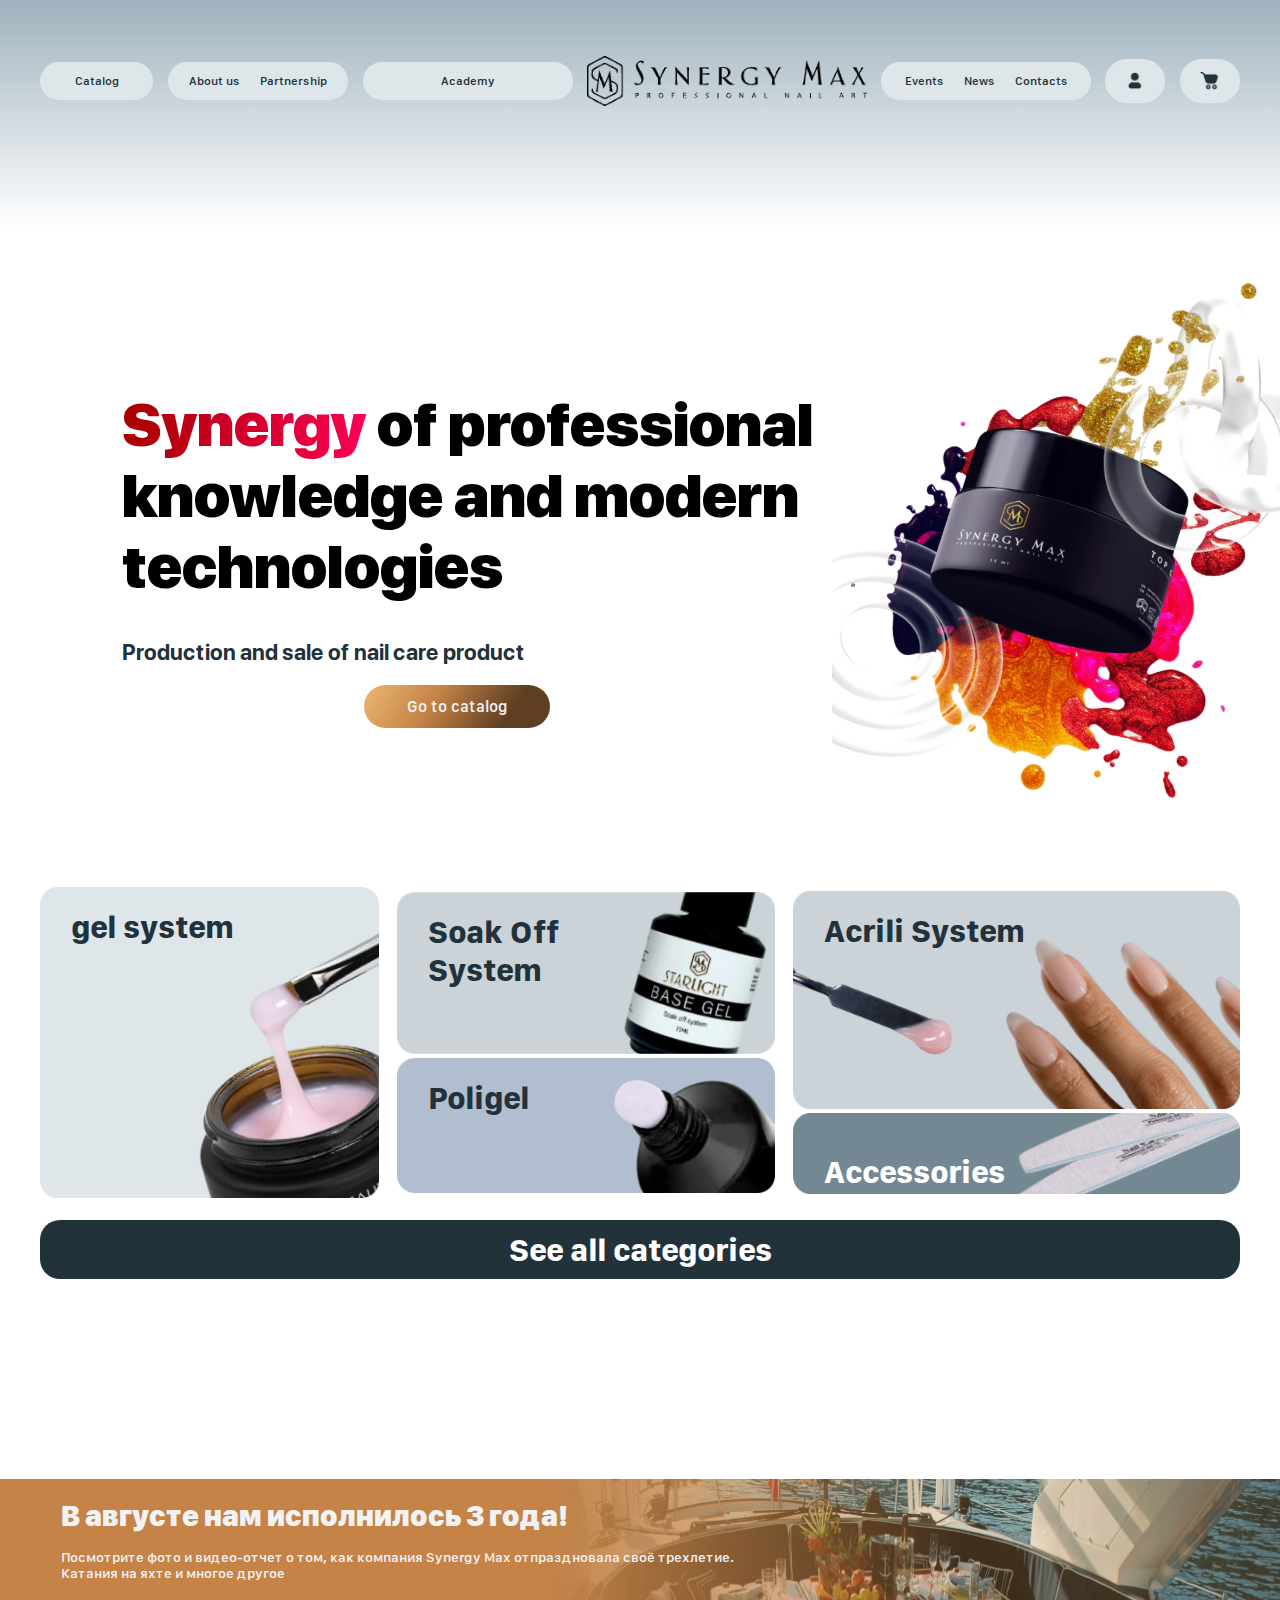
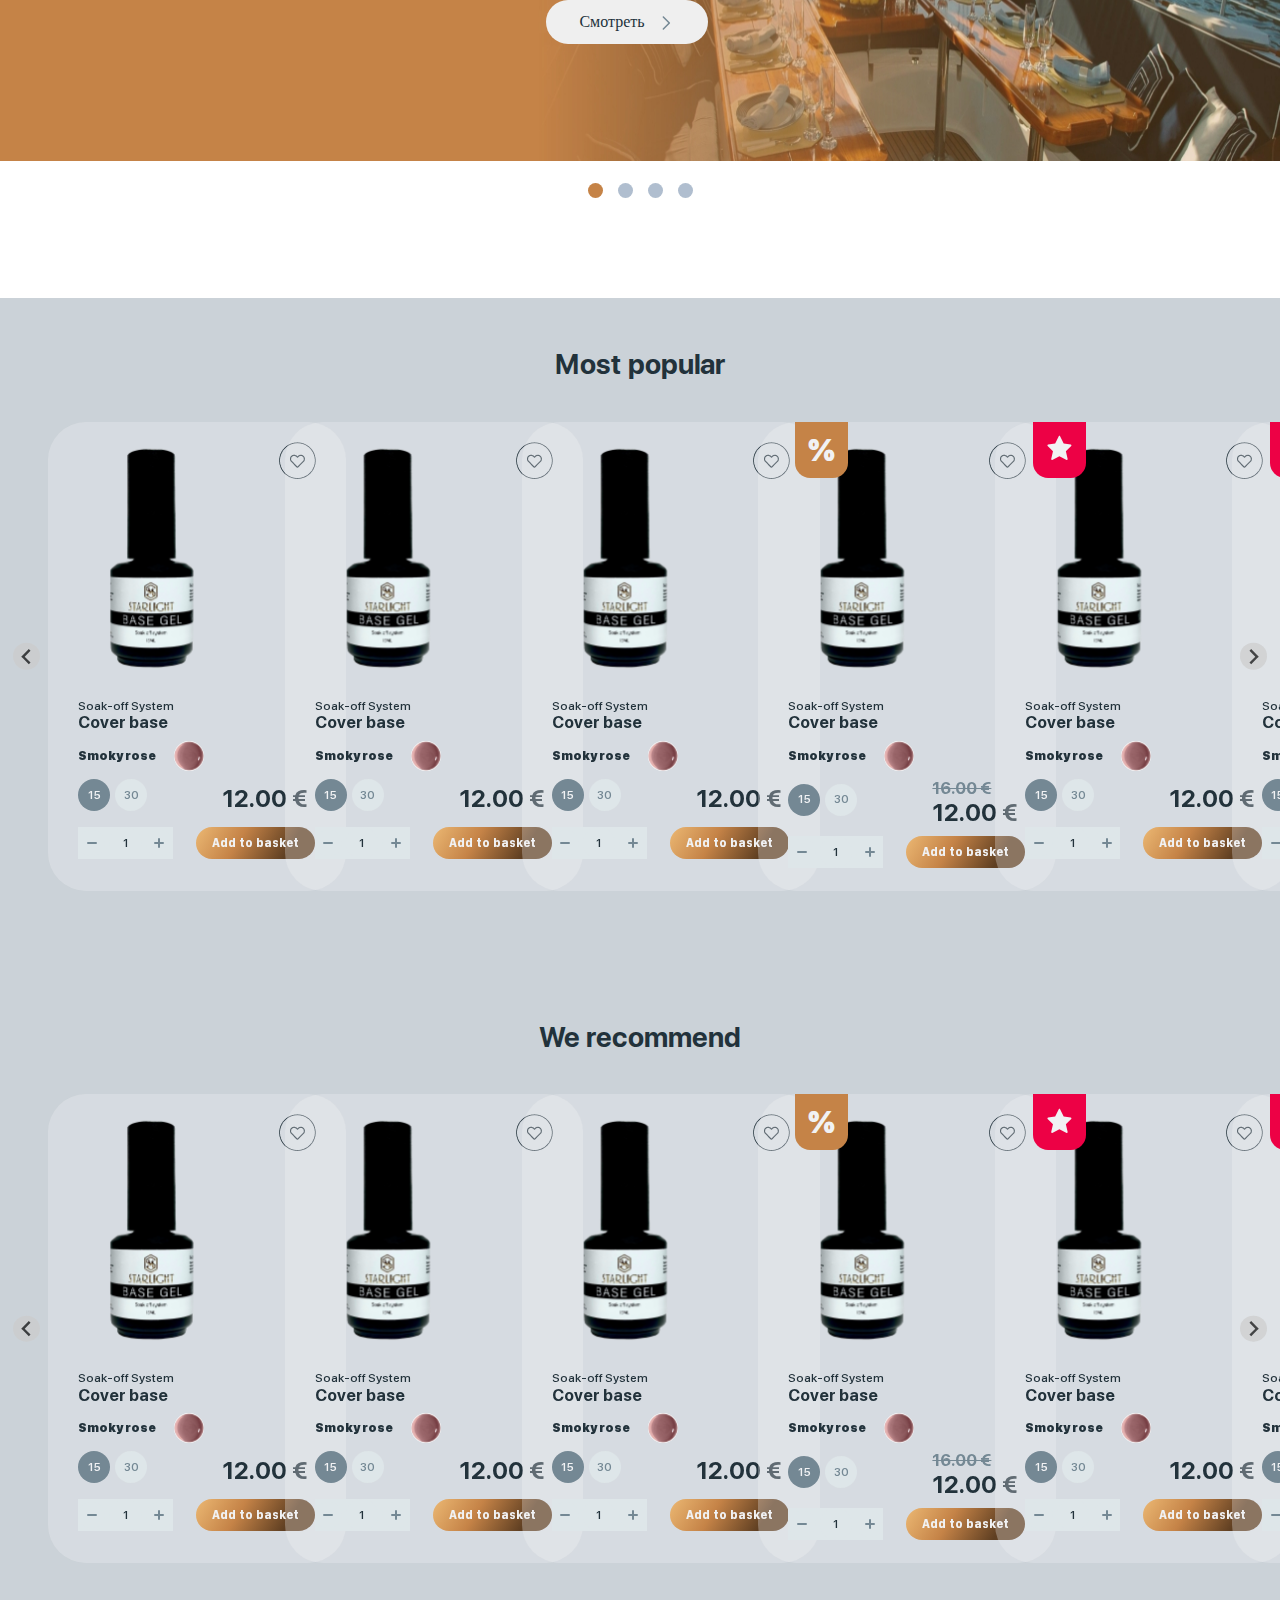
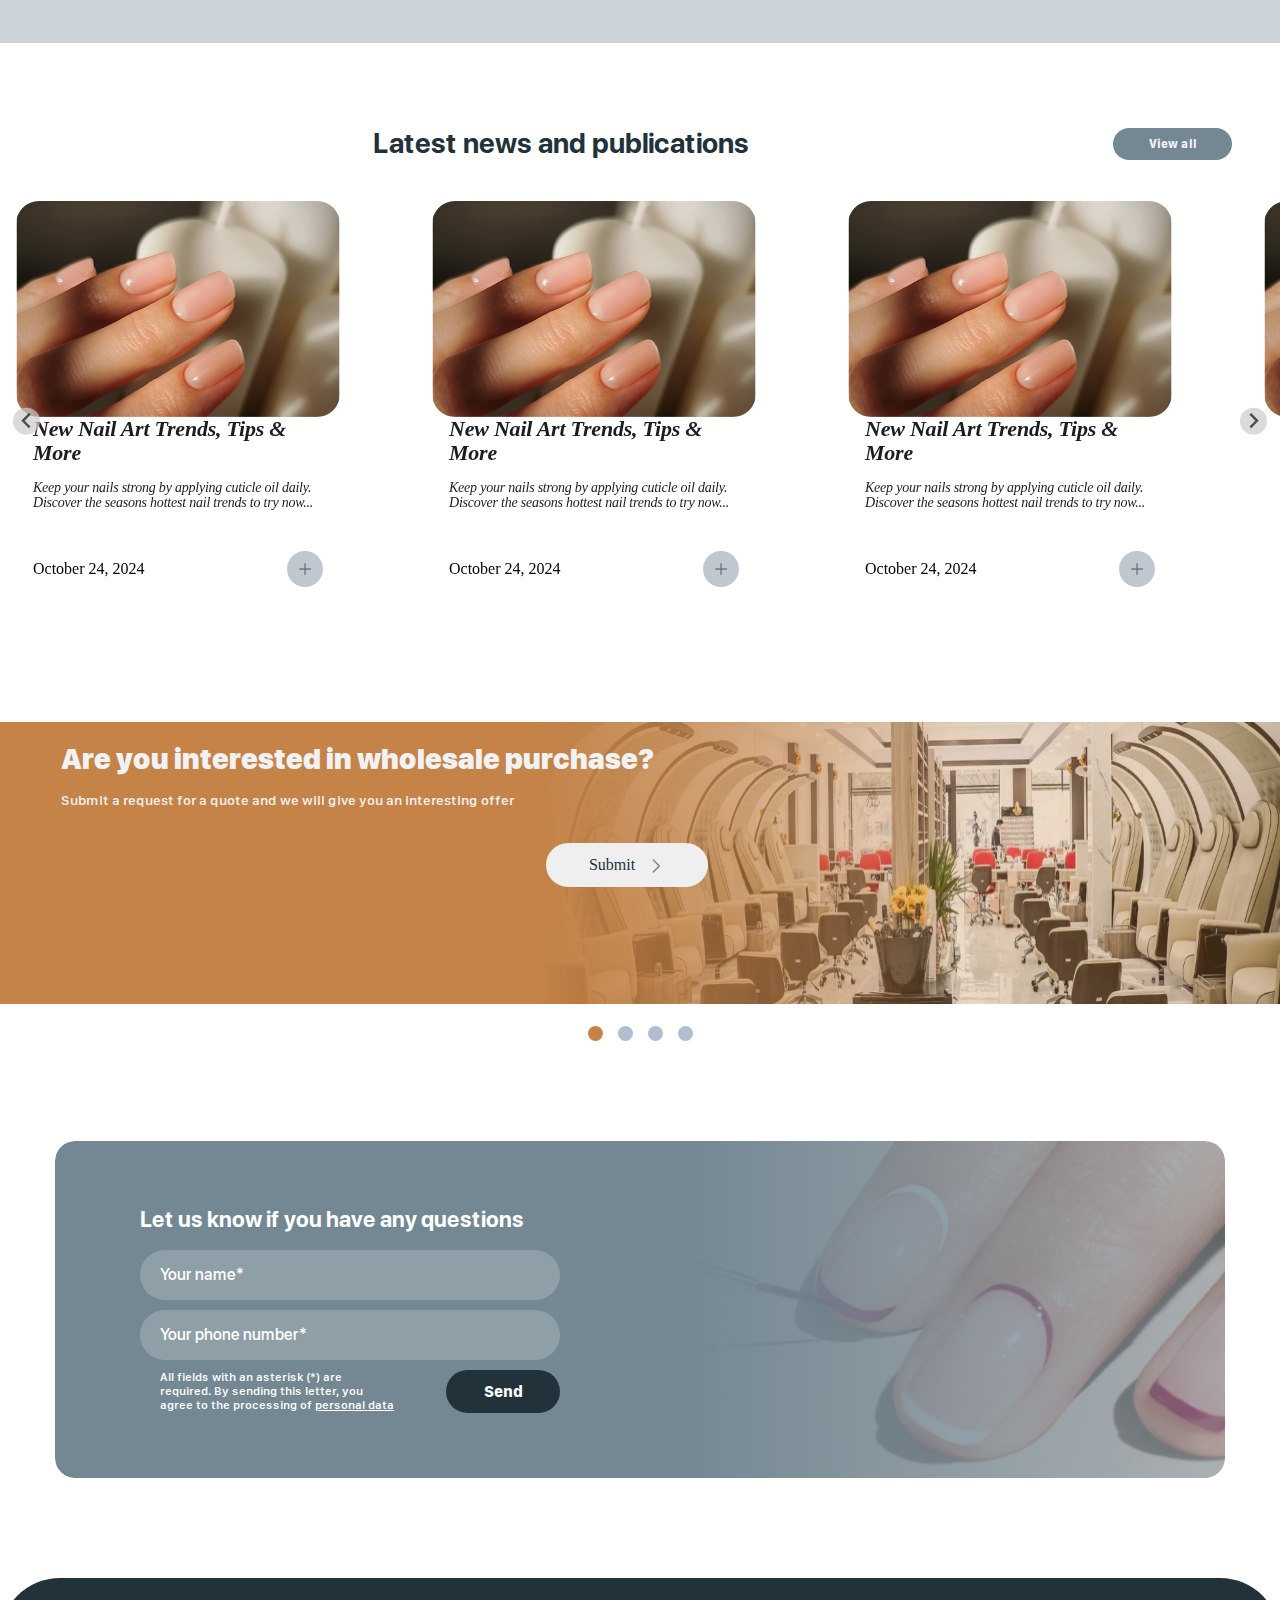
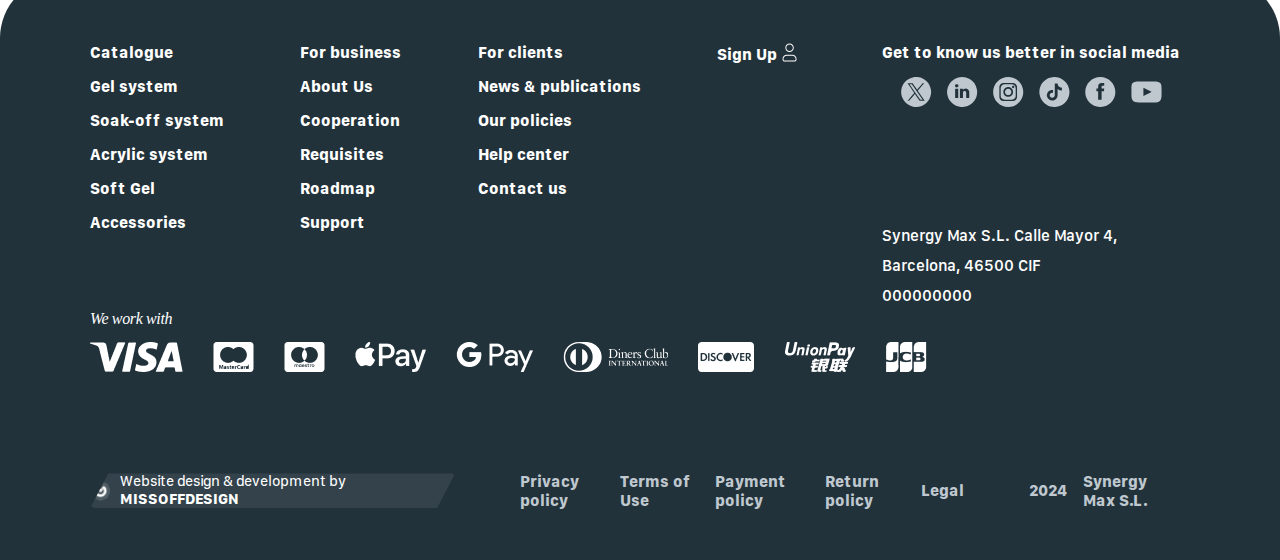
<file: index.html>
<!DOCTYPE html>
<html lang="en">
<head>
    <meta charset="UTF-8">
    <meta name="viewport" content="width=device-width, initial-scale=1.0">
    <meta http-equiv="X-UA-Compatible" content="ie=edge">
    <meta name="description" content="Описание сайта">
    <meta name="keywords" content="Ключевые слова">
    <link rel="stylesheet" href="css/splide.min.css">
    <link rel="stylesheet" href="css/style.min.css">
    <title>Document</title>   
</head>
<body>
    <div class="body__container">           
        <header class="header">               
            <div class="container">
                <div class="header__wrapper">
                    <ul class="header__left">
                        <li class="header__item"><a href="catalog.html" class="header__link">Catalog</a></li>
                        <li class="header__item"><a href="#" class="header__link">About us</a> <a href="#" class="header__link">Partnership</a></li>
                        <li class="header__item"><a href="#" class="header__link">Academy</a></li>
                    </ul>
                    <a href="index.html" class="header__logo">
                        <img src="icons/logo/logo.png" alt="logo" class="header__logo-img">
                    </a>
                    <ul class="header__right">
                        <li class="header__item header__item-last">
                            <a href="#" class="header__link">Events</a>
                            <a href="#" class="header__link">News</a>
                            <a href="#" class="header__link">Contacts</a>
                        </li>
                    </ul>
                    <div class="header__final">
                        <div class="header__user header__final-item">
                            <img src="icons/header/User.png" alt="user" class="header__user-img">
                        </div>
                        <div class="header__shoping header__final-item">
                            <img src="icons/header/Shopping-Cart.png" alt="shoping" class="header__shoping-img">
                        </div>
                        <div class="header__menu header__final-item">
                            <span class="header__menu-item"></span>
                            <span class="header__menu-item"></span>
                            <span class="header__menu-item"></span>    
                        </div>
                        <nav class="navigation">
                            <ul class="navigation__menu">
                                <a href="#" class="navigation__link">Catalog</a>
                                <a href="#" class="navigation__link">About us</a> 
                                <a href="#" class="navigation__link">Partnership</a>
                                <a href="#" class="navigation__link">Academy</a>                   
                                <a href="#" class="navigation__link">Events</a>
                                <a href="#" class="navigation__link">News</a>
                                <a href="#" class="navigation__link">Contacts</a>                  
                            </ul>
                        </nav>    
                    </div>
                </div>
            </div>
           
        </header>
        <main class="content">
            <article class="mainSection">
                <div class="container">
                    <div class="mainSection__wrapper">
                        <div class="mainSection__information">
                            <h1 class="mainSection__title">
                                <span>Synergy</span> 
                                of professional knowledge and modern technologies
                            </h1>
                            <h2 class="mainSection__description">Production and sale of nail care product</h2>
                            <a href="#" class="mainSection__link">Go to catalog</a>
                        </div>
                        <div class="mainSection__image">
                            <img src="img/bg/bg-main.jpeg" alt="bg-mainSection" class="mainSection__image-img">
                        </div>
                    </div>                  
                </div>
            </article>
            <article class="initalCatalog">
                <div class="container">
                    <div class="initalCatalog__box">
                        <div class="initalCatalog__wrapper">
                            <div class="1">
                                <div class="initalCatalog__item initalCatalog__item-1">
                                    <h2 class="initalCatalog__title">gel system</h2>
                                    <div class="initalCatalog__item-img">
                                        <img src="img/initalCatalog/gelSystem.png" alt="gel system" class="initalCatalog__item-image">
                                    </div>                            
                                </div>
                            </div>
    
                            <div class="2">
                                <div class="initalCatalog__item initalCatalog__item-2">
                                    <h2 class="initalCatalog__title">Soak Off <br>
                                        System</h2>
                                    <div class="initalCatalog__item-img">
                                        <img src="img/initalCatalog/SoakOffSystem.png" alt="SoakOffSystem" class="initalCatalog__item-image">
                                    </div>                            
                                </div>
                                <div class="initalCatalog__item initalCatalog__item-3">
                                    <h2 class="initalCatalog__title">Poligel</h2>
                                    <div class="initalCatalog__item-img">
                                        <img src="img/initalCatalog/Poligel.png" alt="Poligel" class="initalCatalog__item-img">
                                    </div>                            
                                </div>   
                            </div>
                            <div class="3">
                                <div class="initalCatalog__item initalCatalog__item-4">
                                    <h2 class="initalCatalog__title">Acrili System</h2>
                                    <div class="initalCatalog__item-img ">
                                        <img src="img/initalCatalog/AcrylicSystem.png" alt="Описание изображения">
                                    </div>                                
                                </div>    
                                <div class="initalCatalog__item">
                                    <h2 class="initalCatalog__title initalCatalog__title-white">Accessories</h2>
                                    <div class="initalCatalog__item-img">
                                        <img src="img/initalCatalog/Accessories.png" alt="Accessories" class="initalCatalog__item-img">
                                    </div>                            
                                </div>
                            </div>                                                                                                 
                        </div>
                        <a href="#" class="initalCatalog__allcatalog">See all categories</a>
                    </div>
                   
                </div>
            </article>
            <article class="report">
                <img src="img/bg/bg-3yare.jpeg.jpeg" alt="bg" class="report__bg">
                <h2 class="report__title">В августе нам исполнилось 3 года!</h2>
                <p class="report__descr">
                    Посмотрите фото и видео-отчет о том, как компания Synergy Max отпраздновала своё трехлетие. Катания на яхте и многое другое
                </p>
                <button class="report__btn">
                    <span>Смотреть</span>
                    <img src="icons/arrows/Chevron-Right.svg" alt="arrow-right">
                </button>
                <div class="report__pagination">
                    <span class="report__pagination-item active"></span>
                    <span class="report__pagination-item"></span>
                    <span class="report__pagination-item"></span>
                    <span class="report__pagination-item"></span>
                </div>
            </article>
            <article class="product">
                <h2 class="product__title">Most popular</h2>
                <div class="splide" id="slider1" role="group" aria-label="Splide Basic HTML Example">
                    <div class="splide__track">
                        <ul class="splide__list">
                            <li class="splide__slide">
                                <a href="detalcard.html" class="product__item">
                                    <div class="product__item-img">
                                        <img src="img/product/varnish.png" alt="varnish">
                                    </div>
                                    <div class="product__item-heart">
                                        <img src="icons/product/heart.png" alt="heart">
                                    </div>
                                    <h3 class="product__item-title">Soak-off System</h3>
                                    <h3 class="product__item-subtitle">Cover base</h3>
                                    <div class="product__item-demonstration product__demonstration">
                                        <h4 class="product__demonstration-name">Smoky rose</h4>
                                        <img src="img/product/smoky-rose.png" alt="color" class="product__demonstration-img">
                                    </div>
                                    <div class="product__item-prices product__prices">
                                        <div class="product__prices-quantity product__quantity">
                                            <span class="product__quantity-item active">15</span>
                                            <span class="product__quantity-item">30</span>
                                        </div>
                                        <div class="product__prices-price">12.00 €</div>
                                    </div>
                                    <div class="product__item-footer">
                                        <div class="product__item-counter product__counter">
                                            <div class="product__counter-minus"></div>
                                            <div class="product__counter-coll">1</div>
                                            <div class="product__counter-plus"></div>
                                        </div>
                                        <button class="product__item-btn">Add to basket</button>
                                    </div>  
                                </a>
                            </li>
                            <li class="splide__slide">
                                <div class="product__item">
                                    <div class="product__item-img">
                                        <img src="img/product/varnish.png" alt="varnish">
                                    </div>
                                    <div class="product__item-heart">
                                        <img src="icons/product/heart.png" alt="heart">
                                    </div>
                                    <h3 class="product__item-title">Soak-off System</h3>
                                    <h3 class="product__item-subtitle">Cover base</h3>
                                    <div class="product__item-demonstration product__demonstration">
                                        <h4 class="product__demonstration-name">Smoky rose</h4>
                                        <img src="img/product/smoky-rose.png" alt="color" class="product__demonstration-img">
                                    </div>
                                    <div class="product__item-prices product__prices">
                                        <div class="product__prices-quantity product__quantity">
                                            <span class="product__quantity-item active">15</span>
                                            <span class="product__quantity-item">30</span>
                                        </div>
                                        <div class="product__prices-price">12.00 €</div>
                                    </div>
                                    <div class="product__item-footer">
                                        <div class="product__item-counter product__counter">
                                            <div class="product__counter-minus"></div>
                                            <div class="product__counter-coll">1</div>
                                            <div class="product__counter-plus"></div>
                                        </div>
                                        <button class="product__item-btn product__change-btn">Add to basket</button>
                                    </div>  
                                </div>
                            </li>
                            <li class="splide__slide">
                                <div class="product__item">
                                    <div class="product__item-img">
                                        <img src="img/product/varnish.png" alt="varnish">
                                    </div>
                                    <div class="product__item-heart">
                                        <img src="icons/product/heart.png" alt="heart">
                                    </div>
                                    <h3 class="product__item-title">Soak-off System</h3>
                                    <h3 class="product__item-subtitle">Cover base</h3>
                                    <div class="product__item-demonstration product__demonstration">
                                        <h4 class="product__demonstration-name">Smoky rose</h4>
                                        <img src="img/product/smoky-rose.png" alt="color" class="product__demonstration-img">
                                    </div>
                                    <div class="product__item-prices product__prices">
                                        <div class="product__prices-quantity product__quantity">
                                            <span class="product__quantity-item active">15</span>
                                            <span class="product__quantity-item">30</span>
                                        </div>
                                        <div class="product__prices-price">12.00 €</div>
                                    </div>
                                    <div class="product__item-footer">
                                        <div class="product__item-counter product__counter">
                                            <div class="product__counter-minus"></div>
                                            <div class="product__counter-coll">1</div>
                                            <div class="product__counter-plus"></div>
                                        </div>
                                        <button class="product__item-btn product__change-btn">Add to basket</button>
                                    </div>  
                                </div>
                            </li>
                            <li class="splide__slide">
                                <div class="product__item product__item-discount">
                                    <div class="product__item-img">
                                        <img src="img/product/varnish.png" alt="varnish">
                                    </div>
                                    <div class="product__item-percentages">
                                        %
                                    </div>
                                    <div class="product__item-heart">
                                        <img src="icons/product/heart.png" alt="heart">
                                    </div>
                                    <h3 class="product__item-title">Soak-off System</h3>
                                    <h3 class="product__item-subtitle">Cover base</h3>
                                    <div class="product__item-demonstration product__demonstration">
                                        <h4 class="product__demonstration-name">Smoky rose</h4>
                                        <img src="img/product/smoky-rose.png" alt="color" class="product__demonstration-img">
                                    </div>
                                    <div class="product__item-prices product__prices">
                                        <div class="product__prices-quantity product__quantity">
                                            <span class="product__quantity-item active">15</span>
                                            <span class="product__quantity-item">30</span>
                                        </div>
                                        <div>
                                            <div class="product__prices-old">16.00 €</div>
                                            <div class="product__prices-price">12.00 €</div>
                                        </div>                                   
                                    </div>
                                    <div class="product__item-footer">
                                        <div class="product__item-counter product__counter">
                                            <div class="product__counter-minus"></div>
                                            <div class="product__counter-coll">1</div>
                                            <div class="product__counter-plus"></div>
                                        </div>
                                        <button class="product__item-btn">Add to basket</button>
                                    </div>  
                                </div>
                            </li>
                            <li class="splide__slide">
                                <div class="product__item">
                                    <div class="product__item-img">
                                        <img src="img/product/varnish.png" alt="varnish">
                                    </div>
                                    <div class="product__item-star">
                                        <img src="icons/product/Star.svg" alt="star">
                                    </div>
                                    <div class="product__item-heart">
                                        <img src="icons/product/heart.png" alt="heart">
                                    </div>
                                    <h3 class="product__item-title">Soak-off System</h3>
                                    <h3 class="product__item-subtitle">Cover base</h3>
                                    <div class="product__item-demonstration product__demonstration">
                                        <h4 class="product__demonstration-name">Smoky rose</h4>
                                        <img src="img/product/smoky-rose.png" alt="color" class="product__demonstration-img">
                                    </div>
                                    <div class="product__item-prices product__prices">
                                        <div class="product__prices-quantity product__quantity">
                                            <span class="product__quantity-item active">15</span>
                                            <span class="product__quantity-item">30</span>
                                        </div>
                                        <div class="product__prices-price">12.00 €</div>
                                    </div>
                                    <div class="product__item-footer">
                                        <div class="product__item-counter product__counter">
                                            <div class="product__counter-minus"></div>
                                            <div class="product__counter-coll">1</div>
                                            <div class="product__counter-plus"></div>
                                        </div>
                                        <button class="product__item-btn">Add to basket</button>
                                    </div>  
                                </div>
                            </li>
                            <li class="splide__slide">
                                <div class="product__item">
                                    <div class="product__item-img">
                                        <img src="img/product/varnish.png" alt="varnish">
                                    </div>
                                    <div class="product__item-star">
                                        <img src="icons/product/Star.svg" alt="star">
                                    </div>
                                    <div class="product__item-heart">
                                        <img src="icons/product/heart.png" alt="heart">
                                    </div>
                                    <h3 class="product__item-title">Soak-off System</h3>
                                    <h3 class="product__item-subtitle">Cover base</h3>
                                    <div class="product__item-demonstration product__demonstration">
                                        <h4 class="product__demonstration-name">Smoky rose</h4>
                                        <img src="img/product/smoky-rose.png" alt="color" class="product__demonstration-img">
                                    </div>
                                    <div class="product__item-prices product__prices">
                                        <div class="product__prices-quantity product__quantity">
                                            <span class="product__quantity-item active">15</span>
                                            <span class="product__quantity-item">30</span>
                                        </div>
                                        <div class="product__prices-price">12.00 €</div>
                                    </div>
                                    <div class="product__item-footer">
                                        <div class="product__item-counter product__counter">
                                            <div class="product__counter-minus"></div>
                                            <div class="product__counter-coll">1</div>
                                            <div class="product__counter-plus"></div>
                                        </div>
                                        <button class="product__item-btn">Add to basket</button>
                                    </div>  
                                </div>
                            </li>
                            <li class="splide__slide">
                                <div class="product__item">
                                    <div class="product__item-img">
                                        <img src="img/product/varnish.png" alt="varnish">
                                    </div>
                                    <div class="product__item-star">
                                        <img src="icons/product/Star.svg" alt="star">
                                    </div>
                                    <div class="product__item-heart">
                                        <img src="icons/product/heart.png" alt="heart">
                                    </div>
                                    <h3 class="product__item-title">Soak-off System</h3>
                                    <h3 class="product__item-subtitle">Cover base</h3>
                                    <div class="product__item-demonstration product__demonstration">
                                        <h4 class="product__demonstration-name">Smoky rose</h4>
                                        <img src="img/product/smoky-rose.png" alt="color" class="product__demonstration-img">
                                    </div>
                                    <div class="product__item-prices product__prices">
                                        <div class="product__prices-quantity product__quantity">
                                            <span class="product__quantity-item active">15</span>
                                            <span class="product__quantity-item">30</span>
                                        </div>
                                        <div class="product__prices-price">12.00 €</div>
                                    </div>
                                    <div class="product__item-footer">
                                        <div class="product__item-counter product__counter">
                                            <div class="product__counter-minus"></div>
                                            <div class="product__counter-coll">1</div>
                                            <div class="product__counter-plus"></div>
                                        </div>
                                        <button class="product__item-btn">Add to basket</button>
                                    </div>  
                                </div>
                            </li>
                            <li class="splide__slide">
                                <div class="product__item">
                                    <div class="product__item-img">
                                        <img src="img/product/varnish.png" alt="varnish">
                                    </div>
                                    <div class="product__item-star">
                                        <img src="icons/product/Star.svg" alt="star">
                                    </div>
                                    <div class="product__item-heart">
                                        <img src="icons/product/heart.png" alt="heart">
                                    </div>
                                    <h3 class="product__item-title">Soak-off System</h3>
                                    <h3 class="product__item-subtitle">Cover base</h3>
                                    <div class="product__item-demonstration product__demonstration">
                                        <h4 class="product__demonstration-name">Smoky rose</h4>
                                        <img src="img/product/smoky-rose.png" alt="color" class="product__demonstration-img">
                                    </div>
                                    <div class="product__item-prices product__prices">
                                        <div class="product__prices-quantity product__quantity">
                                            <span class="product__quantity-item active">15</span>
                                            <span class="product__quantity-item">30</span>
                                        </div>
                                        <div class="product__prices-price">12.00 €</div>
                                    </div>
                                    <div class="product__item-footer">
                                        <div class="product__item-counter product__counter">
                                            <div class="product__counter-minus"></div>
                                            <div class="product__counter-coll">1</div>
                                            <div class="product__counter-plus"></div>
                                        </div>
                                        <button class="product__item-btn">Add to basket</button>
                                    </div>  
                                </div>
                            </li>
                        </ul>
                    </div>
                    </div>
            </article>
            <article class="product">
                <h2 class="product__title">We recommend</h2>
                <div class="splide" id="slider2" role="group" aria-label="Splide Basic HTML Example">
                    <div class="splide__track">
                        <ul class="splide__list">
                            <li class="splide__slide">
                                <div class="product__item">
                                    <div class="product__item-img">
                                        <img src="img/product/varnish.png" alt="varnish">
                                    </div>
                                    <div class="product__item-heart">
                                        <img src="icons/product/heart.png" alt="heart">
                                    </div>
                                    <h3 class="product__item-title">Soak-off System</h3>
                                    <h3 class="product__item-subtitle">Cover base</h3>
                                    <div class="product__item-demonstration product__demonstration">
                                        <h4 class="product__demonstration-name">Smoky rose</h4>
                                        <img src="img/product/smoky-rose.png" alt="color" class="product__demonstration-img">
                                    </div>
                                    <div class="product__item-prices product__prices">
                                        <div class="product__prices-quantity product__quantity">
                                            <span class="product__quantity-item active">15</span>
                                            <span class="product__quantity-item">30</span>
                                        </div>
                                        <div class="product__prices-price">12.00 €</div>
                                    </div>
                                    <div class="product__item-footer">
                                        <div class="product__item-counter product__counter">
                                            <div class="product__counter-minus"></div>
                                            <div class="product__counter-coll">1</div>
                                            <div class="product__counter-plus"></div>
                                        </div>
                                        <button class="product__item-btn">Add to basket</button>
                                    </div>  
                                </div>
                            </li>
                            <li class="splide__slide">
                                <div class="product__item">
                                    <div class="product__item-img">
                                        <img src="img/product/varnish.png" alt="varnish">
                                    </div>
                                    <div class="product__item-heart">
                                        <img src="icons/product/heart.png" alt="heart">
                                    </div>
                                    <h3 class="product__item-title">Soak-off System</h3>
                                    <h3 class="product__item-subtitle">Cover base</h3>
                                    <div class="product__item-demonstration product__demonstration">
                                        <h4 class="product__demonstration-name">Smoky rose</h4>
                                        <img src="img/product/smoky-rose.png" alt="color" class="product__demonstration-img">
                                    </div>
                                    <div class="product__item-prices product__prices">
                                        <div class="product__prices-quantity product__quantity">
                                            <span class="product__quantity-item active">15</span>
                                            <span class="product__quantity-item">30</span>
                                        </div>
                                        <div class="product__prices-price">12.00 €</div>
                                    </div>
                                    <div class="product__item-footer">
                                        <div class="product__item-counter product__counter">
                                            <div class="product__counter-minus"></div>
                                            <div class="product__counter-coll">1</div>
                                            <div class="product__counter-plus"></div>
                                        </div>
                                        <button class="product__item-btn product__change-btn">Add to basket</button>
                                    </div>  
                                </div>
                            </li>
                            <li class="splide__slide">
                                <div class="product__item">
                                    <div class="product__item-img">
                                        <img src="img/product/varnish.png" alt="varnish">
                                    </div>
                                    <div class="product__item-heart">
                                        <img src="icons/product/heart.png" alt="heart">
                                    </div>
                                    <h3 class="product__item-title">Soak-off System</h3>
                                    <h3 class="product__item-subtitle">Cover base</h3>
                                    <div class="product__item-demonstration product__demonstration">
                                        <h4 class="product__demonstration-name">Smoky rose</h4>
                                        <img src="img/product/smoky-rose.png" alt="color" class="product__demonstration-img">
                                    </div>
                                    <div class="product__item-prices product__prices">
                                        <div class="product__prices-quantity product__quantity">
                                            <span class="product__quantity-item active">15</span>
                                            <span class="product__quantity-item">30</span>
                                        </div>
                                        <div class="product__prices-price">12.00 €</div>
                                    </div>
                                    <div class="product__item-footer">
                                        <div class="product__item-counter product__counter">
                                            <div class="product__counter-minus"></div>
                                            <div class="product__counter-coll">1</div>
                                            <div class="product__counter-plus"></div>
                                        </div>
                                        <button class="product__item-btn product__change-btn">Add to basket</button>
                                    </div>  
                                </div>
                            </li>
                            <li class="splide__slide">
                                <div class="product__item product__item-discount">
                                    <div class="product__item-img">
                                        <img src="img/product/varnish.png" alt="varnish">
                                    </div>
                                    <div class="product__item-percentages">
                                        %
                                    </div>
                                    <div class="product__item-heart">
                                        <img src="icons/product/heart.png" alt="heart">
                                    </div>
                                    <h3 class="product__item-title">Soak-off System</h3>
                                    <h3 class="product__item-subtitle">Cover base</h3>
                                    <div class="product__item-demonstration product__demonstration">
                                        <h4 class="product__demonstration-name">Smoky rose</h4>
                                        <img src="img/product/smoky-rose.png" alt="color" class="product__demonstration-img">
                                    </div>
                                    <div class="product__item-prices product__prices">
                                        <div class="product__prices-quantity product__quantity">
                                            <span class="product__quantity-item active">15</span>
                                            <span class="product__quantity-item">30</span>
                                        </div>
                                        <div>
                                            <div class="product__prices-old">16.00 €</div>
                                            <div class="product__prices-price">12.00 €</div>
                                        </div>                                   
                                    </div>
                                    <div class="product__item-footer">
                                        <div class="product__item-counter product__counter">
                                            <div class="product__counter-minus"></div>
                                            <div class="product__counter-coll">1</div>
                                            <div class="product__counter-plus"></div>
                                        </div>
                                        <button class="product__item-btn">Add to basket</button>
                                    </div>  
                                </div>
                            </li>
                            <li class="splide__slide">
                                <div class="product__item">
                                    <div class="product__item-img">
                                        <img src="img/product/varnish.png" alt="varnish">
                                    </div>
                                    <div class="product__item-star">
                                        <img src="icons/product/Star.svg" alt="star">
                                    </div>
                                    <div class="product__item-heart">
                                        <img src="icons/product/heart.png" alt="heart">
                                    </div>
                                    <h3 class="product__item-title">Soak-off System</h3>
                                    <h3 class="product__item-subtitle">Cover base</h3>
                                    <div class="product__item-demonstration product__demonstration">
                                        <h4 class="product__demonstration-name">Smoky rose</h4>
                                        <img src="img/product/smoky-rose.png" alt="color" class="product__demonstration-img">
                                    </div>
                                    <div class="product__item-prices product__prices">
                                        <div class="product__prices-quantity product__quantity">
                                            <span class="product__quantity-item active">15</span>
                                            <span class="product__quantity-item">30</span>
                                        </div>
                                        <div class="product__prices-price">12.00 €</div>
                                    </div>
                                    <div class="product__item-footer">
                                        <div class="product__item-counter product__counter">
                                            <div class="product__counter-minus"></div>
                                            <div class="product__counter-coll">1</div>
                                            <div class="product__counter-plus"></div>
                                        </div>
                                        <button class="product__item-btn">Add to basket</button>
                                    </div>  
                                </div>
                            </li>
                            <li class="splide__slide">
                                <div class="product__item">
                                    <div class="product__item-img">
                                        <img src="img/product/varnish.png" alt="varnish">
                                    </div>
                                    <div class="product__item-star">
                                        <img src="icons/product/Star.svg" alt="star">
                                    </div>
                                    <div class="product__item-heart">
                                        <img src="icons/product/heart.png" alt="heart">
                                    </div>
                                    <h3 class="product__item-title">Soak-off System</h3>
                                    <h3 class="product__item-subtitle">Cover base</h3>
                                    <div class="product__item-demonstration product__demonstration">
                                        <h4 class="product__demonstration-name">Smoky rose</h4>
                                        <img src="img/product/smoky-rose.png" alt="color" class="product__demonstration-img">
                                    </div>
                                    <div class="product__item-prices product__prices">
                                        <div class="product__prices-quantity product__quantity">
                                            <span class="product__quantity-item active">15</span>
                                            <span class="product__quantity-item">30</span>
                                        </div>
                                        <div class="product__prices-price">12.00 €</div>
                                    </div>
                                    <div class="product__item-footer">
                                        <div class="product__item-counter product__counter">
                                            <div class="product__counter-minus"></div>
                                            <div class="product__counter-coll">1</div>
                                            <div class="product__counter-plus"></div>
                                        </div>
                                        <button class="product__item-btn">Add to basket</button>
                                    </div>  
                                </div>
                            </li>
                            <li class="splide__slide">
                                <div class="product__item">
                                    <div class="product__item-img">
                                        <img src="img/product/varnish.png" alt="varnish">
                                    </div>
                                    <div class="product__item-star">
                                        <img src="icons/product/Star.svg" alt="star">
                                    </div>
                                    <div class="product__item-heart">
                                        <img src="icons/product/heart.png" alt="heart">
                                    </div>
                                    <h3 class="product__item-title">Soak-off System</h3>
                                    <h3 class="product__item-subtitle">Cover base</h3>
                                    <div class="product__item-demonstration product__demonstration">
                                        <h4 class="product__demonstration-name">Smoky rose</h4>
                                        <img src="img/product/smoky-rose.png" alt="color" class="product__demonstration-img">
                                    </div>
                                    <div class="product__item-prices product__prices">
                                        <div class="product__prices-quantity product__quantity">
                                            <span class="product__quantity-item active">15</span>
                                            <span class="product__quantity-item">30</span>
                                        </div>
                                        <div class="product__prices-price">12.00 €</div>
                                    </div>
                                    <div class="product__item-footer">
                                        <div class="product__item-counter product__counter">
                                            <div class="product__counter-minus"></div>
                                            <div class="product__counter-coll">1</div>
                                            <div class="product__counter-plus"></div>
                                        </div>
                                        <button class="product__item-btn">Add to basket</button>
                                    </div>  
                                </div>
                            </li>
                            <li class="splide__slide">
                                <div class="product__item">
                                    <div class="product__item-img">
                                        <img src="img/product/varnish.png" alt="varnish">
                                    </div>
                                    <div class="product__item-star">
                                        <img src="icons/product/Star.svg" alt="star">
                                    </div>
                                    <div class="product__item-heart">
                                        <img src="icons/product/heart.png" alt="heart">
                                    </div>
                                    <h3 class="product__item-title">Soak-off System</h3>
                                    <h3 class="product__item-subtitle">Cover base</h3>
                                    <div class="product__item-demonstration product__demonstration">
                                        <h4 class="product__demonstration-name">Smoky rose</h4>
                                        <img src="img/product/smoky-rose.png" alt="color" class="product__demonstration-img">
                                    </div>
                                    <div class="product__item-prices product__prices">
                                        <div class="product__prices-quantity product__quantity">
                                            <span class="product__quantity-item active">15</span>
                                            <span class="product__quantity-item">30</span>
                                        </div>
                                        <div class="product__prices-price">12.00 €</div>
                                    </div>
                                    <div class="product__item-footer">
                                        <div class="product__item-counter product__counter">
                                            <div class="product__counter-minus"></div>
                                            <div class="product__counter-coll">1</div>
                                            <div class="product__counter-plus"></div>
                                        </div>
                                        <button class="product__item-btn">Add to basket</button>
                                    </div>  
                                </div>
                            </li>
                        </ul>
                    </div>
                    </div>
            </article>
            <article class="news">    
                <div class="news__container">
                    <div class="news__header">
                        <h2 class="news__title">Latest news and publications</h2>
                        <a href="#" class="news__link">View all</a>
                    </div>     
                    <div class="splide" id="slider3" role="group" aria-label="Splide Basic HTML Example">
                        <div class="splide__track">
                              <ul class="splide__list">
                                    <li class="splide__slide"> 
                                        <div class="news__item">
                                            <div class="news__item-img">
                                                <img src="img/news/image.png" alt="img">
                                            </div>
                                            <div class="news__item-box">
                                                <h3 class="news__item-title">New Nail Art Trends, Tips & More</h3>
                                                <div class="news__item-descr">Keep your nails strong by applying cuticle oil daily. Discover the seasons hottest nail trends to try now...</div>
                                                <div class="news__item-date">
                                                    <span>October 24, 2024</span> 
                                                    <div class="news__item-push">
                                                        <img src="icons/news/Union.svg" alt="union">
                                                    </div>
                                                </div>
                                            </div>                                
                                        </div>
                                    </li>
                                    <li class="splide__slide">
                                        <div class="news__item">
                                            <div class="news__item-img">
                                                <img src="img/news/image.png" alt="img">
                                            </div>
                                            <div class="news__item-box">
                                                <h3 class="news__item-title">New Nail Art Trends, Tips & More</h3>
                                                <div class="news__item-descr">Keep your nails strong by applying cuticle oil daily. Discover the seasons hottest nail trends to try now...</div>
                                                <div class="news__item-date">
                                                    <span>October 24, 2024</span> 
                                                    <div class="news__item-push">
                                                            <img src="icons/news/Union.svg" alt="union">
                                                    </div>
                                                </div>
                                            </div>                                
                                        </div>
                                    </li>
                                    <li class="splide__slide">
                                        <div class="news__item">
                                            <div class="news__item-img">
                                                <img src="img/news/image.png" alt="img">
                                            </div>
                                            <div class="news__item-box">
                                                <h3 class="news__item-title">New Nail Art Trends, Tips & More</h3>
                                                <div class="news__item-descr">Keep your nails strong by applying cuticle oil daily. Discover the seasons hottest nail trends to try now...</div>
                                                <div class="news__item-date">
                                                    <span>October 24, 2024</span> 
                                                    <div class="news__item-push">
                                                            <img src="icons/news/Union.svg" alt="union">
                                                    </div>
                                                </div>
                                            </div>                                    
                                        </div>
                                    </li>
                                    <li class="splide__slide">
                                        <div class="news__item">
                                            <div class="news__item-img">
                                                <img src="img/news/image.png" alt="img">
                                            </div>
                                            <div class="news__item-box">
                                                <h3 class="news__item-title">New Nail Art Trends, Tips & More</h3>
                                                <div class="news__item-descr">Keep your nails strong by applying cuticle oil daily. Discover the seasons hottest nail trends to try now...</div>
                                                <div class="news__item-date">
                                                    <span>October 24, 2024</span> 
                                                    <div class="news__item-push">
                                                            <img src="icons/news/Union.svg" alt="union">
                                                    </div>
                                                </div>
                                            </div>                                    
                                        </div>
                                    </li>
                                    <li class="splide__slide">
                                        <div class="news__item">
                                            <div class="news__item-img">
                                                <img src="img/news/image.png" alt="img">
                                            </div>
                                            <div class="news__item-box">
                                                <h3 class="news__item-title">New Nail Art Trends, Tips & More</h3>
                                                <div class="news__item-descr">Keep your nails strong by applying cuticle oil daily. Discover the seasons hottest nail trends to try now...</div>
                                                <div class="news__item-date">
                                                    <span>October 24, 2024</span> 
                                                    <div class="news__item-push">
                                                            <img src="icons/news/Union.svg" alt="union">
                                                    </div>
                                                </div>
                                            </div>                                    
                                        </div>
                                    </li>
                                    <li class="splide__slide">
                                        <div class="news__item">
                                            <div class="news__item-img">
                                                <img src="img/news/image.png" alt="img">
                                            </div>
                                            <div class="news__item-box">
                                                <h3 class="news__item-title">New Nail Art Trends, Tips & More</h3>
                                                <div class="news__item-descr">Keep your nails strong by applying cuticle oil daily. Discover the seasons hottest nail trends to try now...</div>
                                                <div class="news__item-date">
                                                    <span>October 24, 2024</span> 
                                                    <div class="news__item-push">
                                                            <img src="icons/news/Union.svg" alt="union">
                                                    </div>
                                                </div>
                                            </div>                                    
                                        </div>
                                    </li>
                              </ul>
                        </div>
                    </div>               
                </div>            
                    
                    <!-- <div class="news__wrapper">
                        <img src="icons/arrows/Chevron-Right.svg" alt="arrow-right" class="news__arrow news__arrow-next" id="next">
                        <img src="icons/arrows/Chevron-Right.svg" alt="arrow-right" class="news__arrow news__arrow-prev" id="prev">
                        <div class="news__inner">
                        </div>
                    </div> -->
            </article>
            <article class="report wholesale">
                <img src="img/bg/wholesale.jpeg" alt="wholesale" class="report__bg wholesale__bg">
                <h2 class="report__title wholesale__title">Are you interested in wholesale purchase?</h2>
                <p class="report__descr wholesale__descr">
                    Submit a request for a quote and we will give you an interesting offer
                </p>
                <button class="report__btn wholesale__btn">
                    <span>Submit</span>
                    <img src="icons/arrows/Chevron-Right.svg" alt="arrow-right">
                </button>
                <div class="report__pagination wholesale__pagination">
                    <span class="report__pagination-item wholesale__pagination-item active"></span>
                    <span class="report__pagination-item wholesale__pagination-item"></span>
                    <span class="report__pagination-item wholesale__pagination-item"></span>
                    <span class="report__pagination-item wholesale__pagination-item"></span>
                </div>
            </article>
            <article class="feedback">
                <div class="feedback__window">
                    <h2 class="feedback__title">Let us know if you have any questions</h2>
                    <form action="#" class="feedback__form">
                        <label class="feedback__label">
                            <input type="name" id="name" name="name" class="feedback__input" required placeholder="Your name*">
                        </label>
                        <label class="feedback__label">
                            <input type="phone" id="phone" name="phone" class="feedback__input" required placeholder="Your phone number*">
                        </label>
                        <div class="feedback__wrapper">
                            <span class="feedback__information">All fields with an asterisk (*) are required. By sending this letter, you agree to the processing of <a href="#">personal data</a></span>
                            <button class="feedback__btn">Send</button>
                        </div>
                      
                    </form>
                </div>
            </article>
        </main>
        <footer class="footer">
            <div class="footer__wrapper">
                <ul class="footer__list">
                    <li class="footer__list-item">
                        <a href="#" class="footer__list-link">Catalogue</a> 
                    </li>
                    <li class="footer__list-item">
                        <a href="#" class="footer__list-link">Gel system</a>
                    </li>
                    <li class="footer__list-item">
                        <a href="#" class="footer__list-link">Soak-off system</a>
                    </li>
                    <li class="footer__list-item">
                        <a href="#" class="footer__list-link">Acrylic system</a>
                    </li>
                    <li class="footer__list-item">
                        <a href="#" class="footer__list-link">Soft Gel</a>
                    </li>
                    <li class="footer__list-item">
                        <a href="#" class="footer__list-link">Accessories</a>
                    </li>
                </ul>
                <ul class="footer__list">
                    <li class="footer__list-item">
                        <a href="#" class="footer__list-link">For business</a>
                    </li>
                    <li class="footer__list-item">
                        <a href="#" class="footer__list-link">About Us</a></li>
                    <li class="footer__list-item">
                        <a href="#" class="footer__list-link">Cooperation</a></li>
                    <li class="footer__list-item">
                        <a href="#" class="footer__list-link">Requisites</a></li>
                    <li class="footer__list-item">
                        <a href="#" class="footer__list-link">Roadmap</a></li>
                    <li class="footer__list-item">
                        <a href="#" class="footer__list-link">Support</a></li>
                </ul>
                <ul class="footer__list">
                    <li class="footer__list-item">
                        <a href="#" class="footer__list-link">For clients</a></li>
                    <li class="footer__list-item">
                        <a href="#" class="footer__list-link">News & publications</a></li>
                    <li class="footer__list-item">
                        <a href="#" class="footer__list-link">Our policies</a></li>
                    <li class="footer__list-item">
                        <a href="#" class="footer__list-link">Help center</a></li>
                    <li class="footer__list-item">
                        <a href="#" class="footer__list-link">Contact us</a></li>
                </ul>
                <a href="#" class="footer__signUp">
                    <div class="footer__signUp-text">Sign Up</div>
                    <div class="footer__signUp-img">
                        <img src="icons/footer/Union.svg" alt="sign in">
                    </div>                    
                </a>
                <div class="footer__container-1">
                    <h3 class="footer__social-title">Get to know us better in social media</h3>
                    <ul class="footer__social">
                        <li class="footer__social-item">
                            <a href="#" class="footer__social-link">
                                <img src="icons/footer/X.svg" alt="X" class="footer__social-img">
                            </a>
                        </li>
                        <li class="footer__social-item">
                            <a href="#" class="footer__social-link">
                                <img src="icons/footer/Vector (1).svg" alt="X" class="footer__social-img">
                            </a>
                        </li>
                        <li class="footer__social-item">
                            <a href="#" class="footer__social-link">
                                <img src="icons/footer/Instagram icon.svg" alt="X" class="footer__social-img">
                            </a>
                        </li>
                        <li class="footer__social-item">
                            <a href="#" class="footer__social-link">
                                <img src="icons/footer/tictok.svg" alt="X" class="footer__social-img">
                            </a>
                        </li>
                        <li class="footer__social-item">
                            <a href="#" class="footer__social-link">
                                <img src="icons/footer/facebook.svg" alt="X" class="footer__social-img">
                            </a>
                        </li>
                        <li class="footer__social-item">
                            <a href="#" class="footer__social-link">
                                <img src="icons/footer/youtube.svg" alt="X" class="footer__social-img">
                            </a>
                        </li>
                    </ul>
                    <p class="footer__sinergy">Synergy Max S.L. 
                        Calle Mayor 4, Barcelona, 46500                        
                        CIF 000000000
                    </p>
                </div>
                
            </div>
            <div class="footer__works">
                <h4 class="footer__works-title">We work with</h4>
                <div class="footer__works-logos">
                    <a href="#" class="footer__works-link">
                        <img src="img/footer/visa.png" alt="visa">
                    </a>
                    <a href="#" class="footer__works-link">
                        <img src="img/footer/mastercard.png" alt="mastercard">
                    </a>
                    <a href="#" class="footer__works-link">
                        <img src="img/footer/maestro.png" alt="maestro">
                    </a>
                    <a href="#" class="footer__works-link">
                        <img src="img/footer/apple-pay.png" alt="apple-pay">
                    </a>
                    <a href="#" class="footer__works-link">
                        <img src="img/footer/google-pay.png" alt="google-pay">
                    </a>
                    <a href="#" class="footer__works-link">
                        <img src="img/footer/diners-club.png" alt="diners-club">
                    </a>
                    <a href="#" class="footer__works-link">
                        <img src="img/footer/discover.png" alt="discover">
                    </a>
                    <a href="#" class="footer__works-link">
                        <img src="img/footer/unionPay.png" alt="unionPay">
                    </a>
                    <a href="#" class="footer__works-link">
                        <img src="img/footer/JCB.png" alt="JCB">
                    </a>
                </div>  
            </div>
            <div class="footer__cellar">
                <div class="footer__cellar-item">
                    <div class="footer__cellar-img">
                        <img src="icons/footer/copy.png" alt="copy">
                    </div>
                    <p class="footer__cellar-information">
                        Website design & development by <span>MISSOFFDESIGN</span> 
                    </p>    
                </div>
                <ul class="footer__cellar-list">
                    <li class="footer__cellar-element">
                        <a href="#" class="footer__cellar-link">Privacy policy</a>
                    </li>
                    <li class="footer__cellar-element">
                        <a href="#" class="footer__cellar-link">Terms of Use</a>
                    </li>
                    <li class="footer__cellar-element">
                        <a href="#" class="footer__cellar-link">Payment policy</a>
                    </li>
                    <li class="footer__cellar-element">
                        <a href="#" class="footer__cellar-link">Return policy</a>
                    </li>
                    <li class="footer__cellar-element">
                        <a href="#" class="footer__cellar-link">Legal</a>
                    </li>
                </ul>
                <div class="footer__cellar-yare">
                    <span>2024</span>
                    <span>Synergy Max S.L. </span>
                </div>
            </div>
        </footer>
    </div>
    <script src="js/splide.min.js"></script>
    <script src="js/script.js"></script>
</body>
</html>
</file>
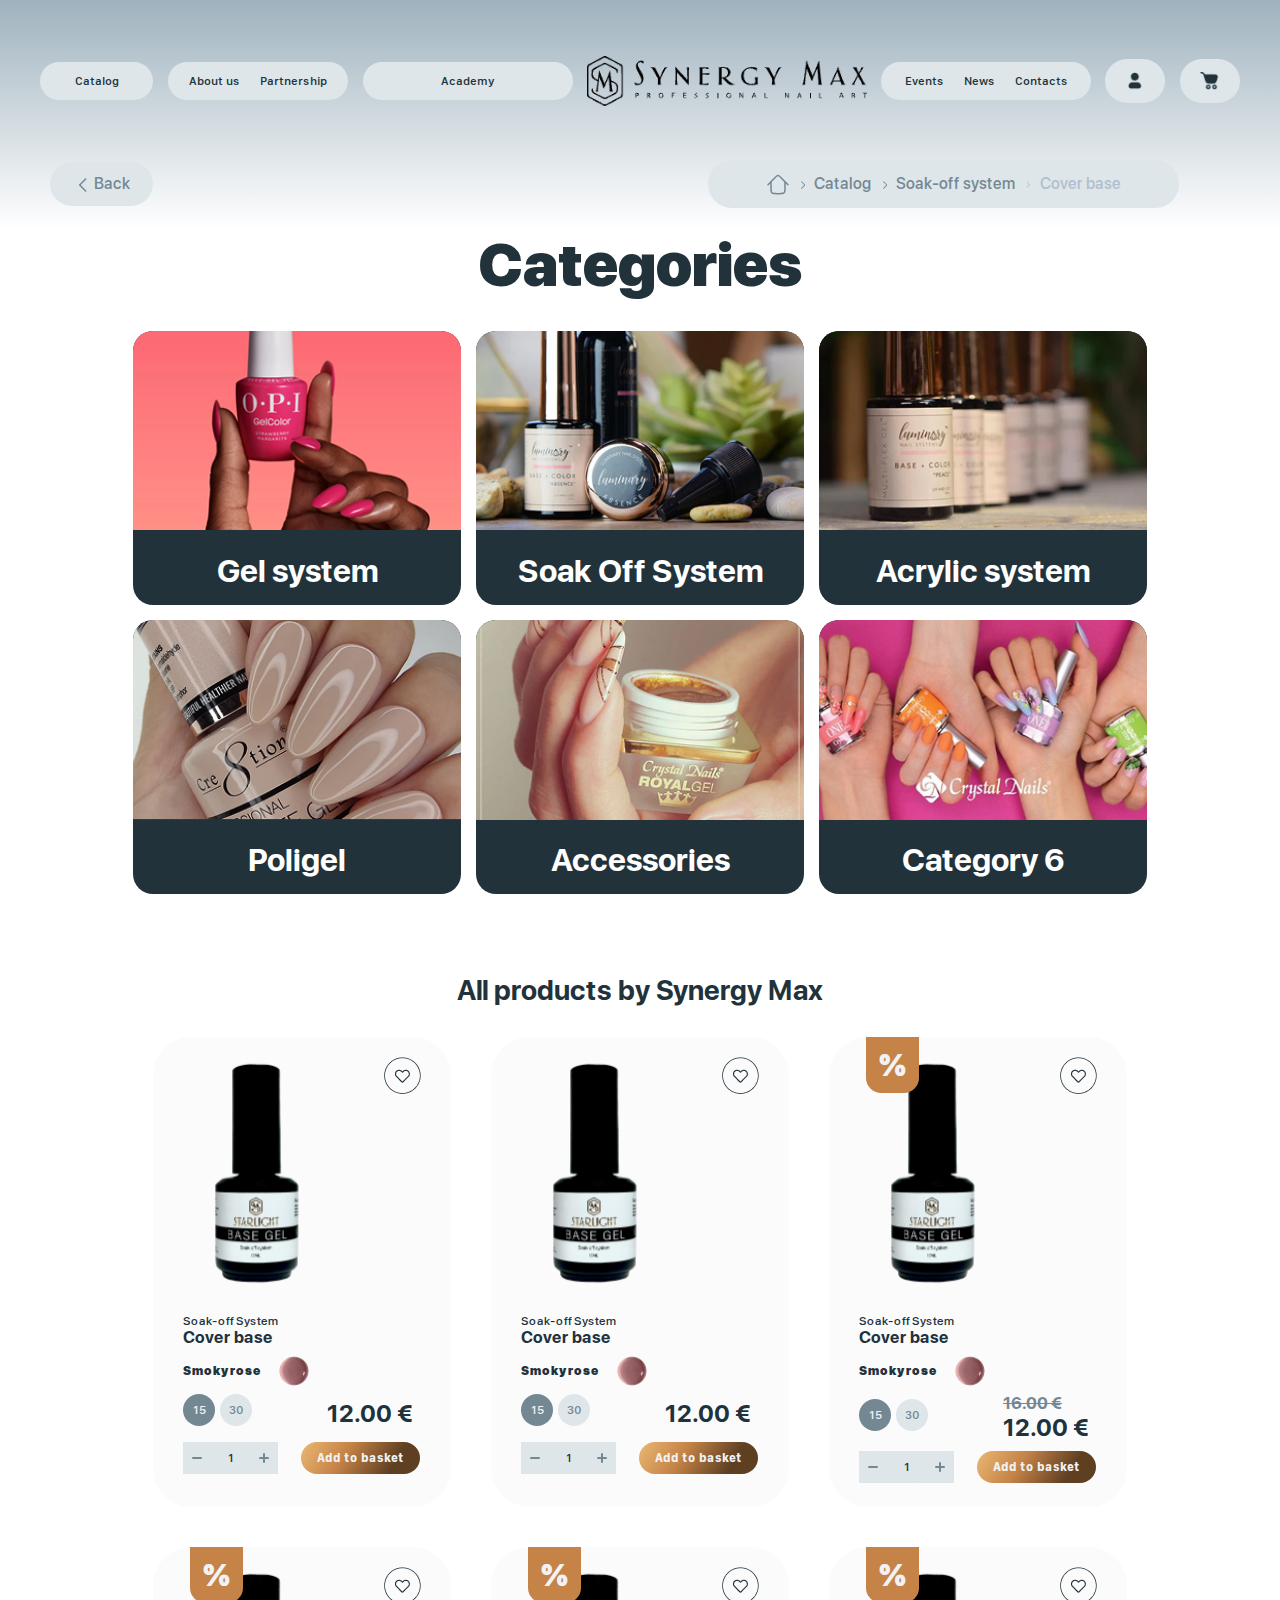
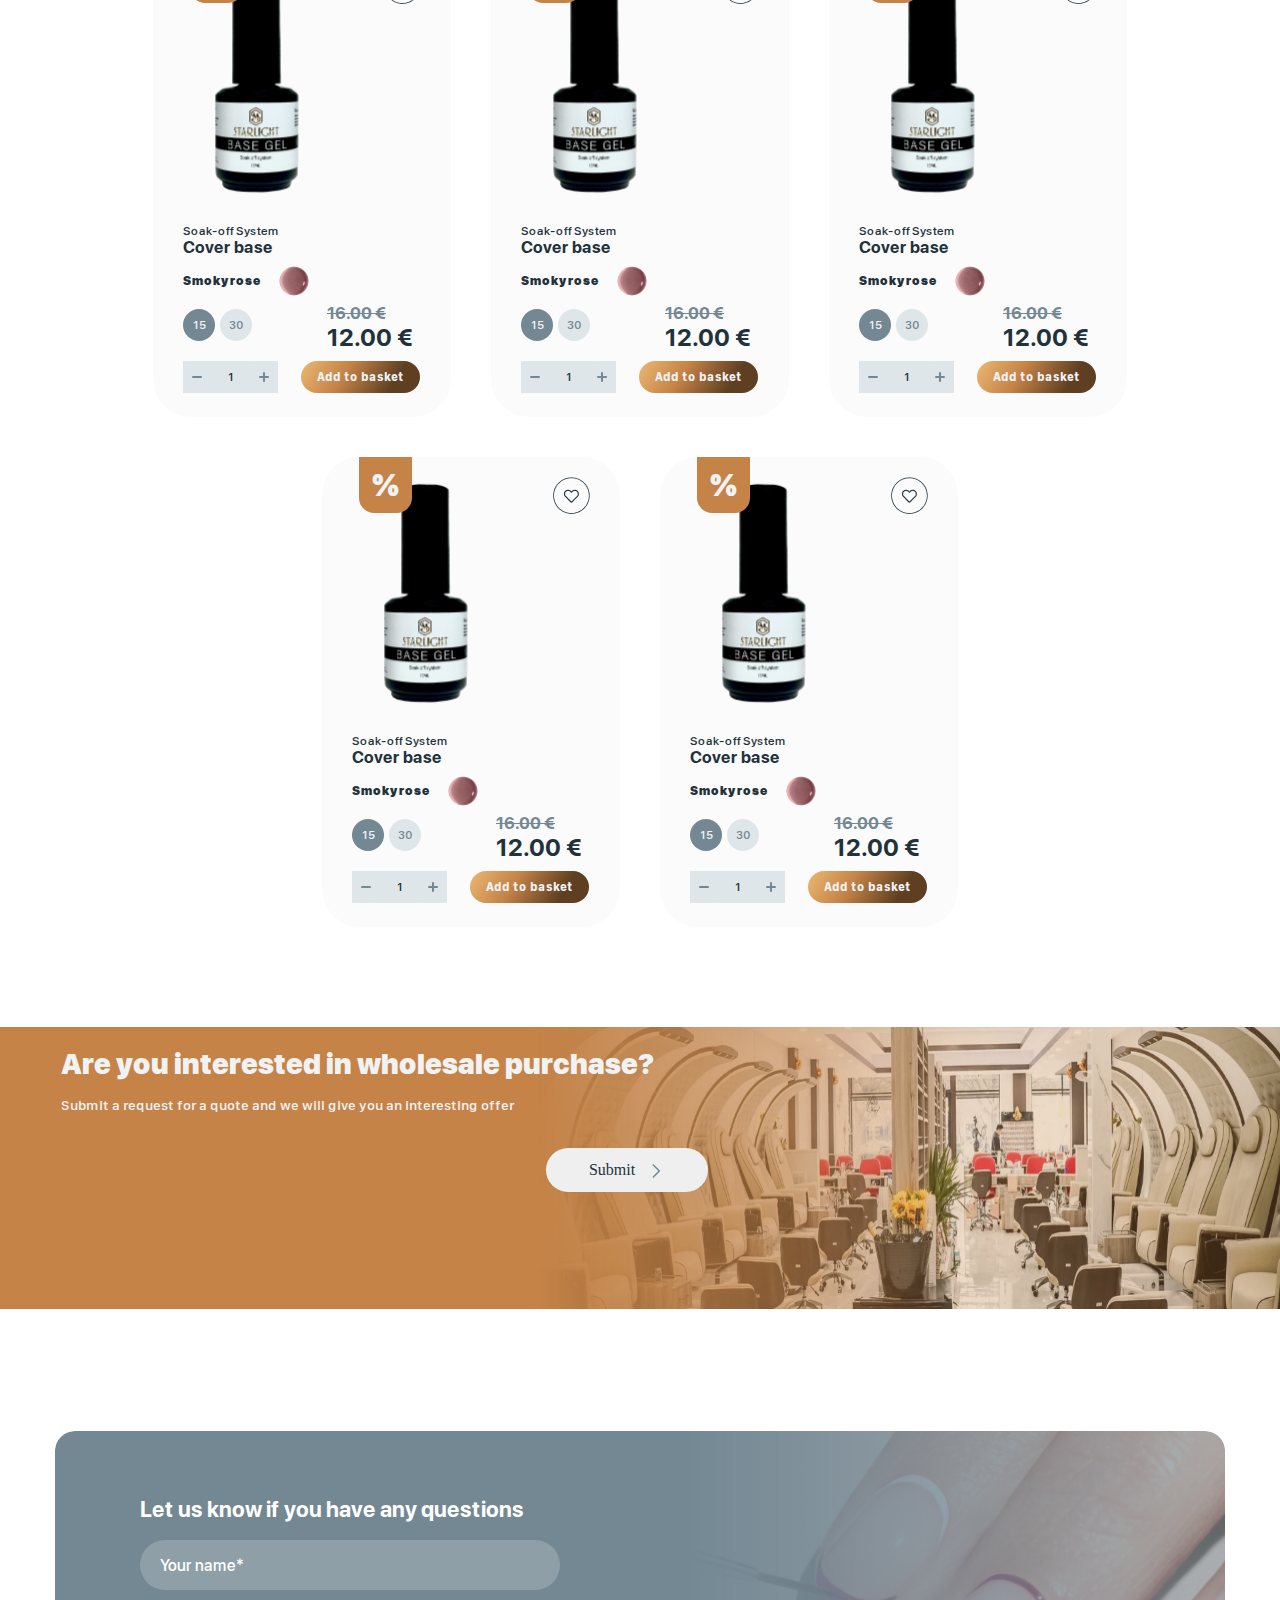
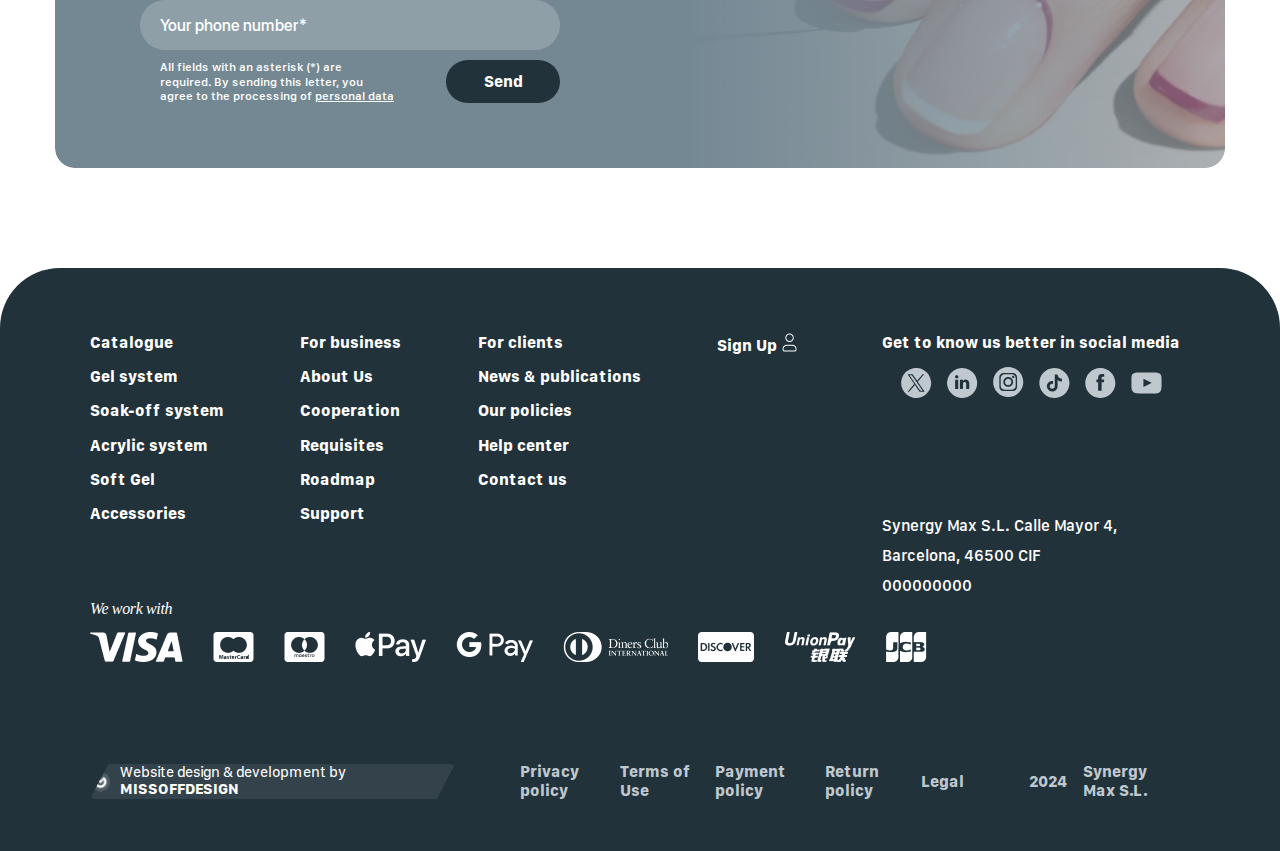
<file: catalog.html>
<!DOCTYPE html>
<html lang="en">
<head>
    <meta charset="UTF-8">
    <meta name="viewport" content="width=device-width, initial-scale=1.0">
    <title>Catalog</title>
    <link rel="stylesheet" href="css/splide.min.css">
    <link rel="stylesheet" href="css/style.min.css">
    <script src="js/splide.min.js" defer></script>
    <script src="js/script.js" defer></script>
</head>
<body>
    <div class="body__container">
        <div class="menuBack">
            <a href="catalog.html" class="menuBack__back">
                <div class="menuBack__back-arrow">
                    <img src="icons/arrows/Chevron-Right.svg" alt="chewron">
                </div>
                <div class="menuBack__back-name">Back</div>
            </a>
            <div class="menuBack__navigation">
                <a href="index.html" class="menuBack__navigation-home">
                    <img src="icons/catalog/Home.svg" alt="home">
                </a>
                <div class="menuBack__navigation-chevron">
                    <img src="icons/arrows/Chevron-Right.svg" alt="Chevron-Right">
                </div>
                <a href="catalog.html" class="menuBack__navigation-name">
                    Catalog
                </a>
                <div class="menuBack__navigation-chevron">
                    <img src="icons/arrows/Chevron-Right.svg" alt="Chevron-Right">
                </div>
                <a href="catalog.html" class="menuBack__navigation-name">
                    Soak-off system
                </a>
                <div class="menuBack__navigation-chevron">
                    <img src="icons/arrows/Chevron-opacity-Right.svg" alt="Chevron-opacity-Right">
                </div>
                <a href="detalcard.html" class="menuBack__navigation-name">
                    Cover base
                </a>
            </div>
        </div>
        <header class="header">               
            <div class="container">
                <div class="header__wrapper">
                    <ul class="header__left">
                        <li class="header__item"><a href="catalog.html" class="header__link">Catalog</a></li>
                        <li class="header__item"><a href="#" class="header__link">About us</a> <a href="#" class="header__link">Partnership</a></li>
                        <li class="header__item"><a href="#" class="header__link">Academy</a></li>
                    </ul>
                    <a href="index.html" class="header__logo">
                        <img src="icons/logo/logo.png" alt="logo" class="header__logo-img">
                    </a>
                    <ul class="header__right">
                        <li class="header__item header__item-last">
                            <a href="#" class="header__link">Events</a>
                            <a href="#" class="header__link">News</a>
                            <a href="#" class="header__link">Contacts</a>
                        </li>
                    </ul>
                    <div class="header__final">
                        <div class="header__user header__final-item">
                            <img src="icons/header/User.png" alt="user" class="header__user-img">
                        </div>
                        <div class="header__shoping header__final-item">
                            <img src="icons/header/Shopping-Cart.png" alt="shoping" class="header__shoping-img">
                        </div>
                        <div class="header__menu header__final-item">
                            <span class="header__menu-item"></span>
                            <span class="header__menu-item"></span>
                            <span class="header__menu-item"></span>    
                        </div>
                        <nav class="navigation">
                            <ul class="navigation__menu">
                                <a href="#" class="navigation__link">Catalog</a>
                                <a href="#" class="navigation__link">About us</a> 
                                <a href="#" class="navigation__link">Partnership</a>
                                <a href="#" class="navigation__link">Academy</a>                   
                                <a href="#" class="navigation__link">Events</a>
                                <a href="#" class="navigation__link">News</a>
                                <a href="#" class="navigation__link">Contacts</a>                  
                            </ul>
                        </nav>    
                    </div>
                </div>
            </div>       
        </header>
        <main class="content">
            <article class="categories">
                <h1 class="categories__title">Categories</h1>
                <div class="categories__wrapper">
                    <a href="detalcard.html" class="categories__item">
                        <div class="categories__item-img">
                            <img src="img/catalog/O.P.I-2.png" alt="OPI">
                        </div>
                        <div class="categories__item-name">
                           Gel system
                        </div>
                    </a>
                    <a href="detalcard.html" class="categories__item">
                        <div class="categories__item-img">
                            <img src="img/catalog/photo-2.png" alt="photo2">
                        </div>
                        <div class="categories__item-name">
                            Soak Off System
                        </div>
                    </a>
                    <a href="detalcard.html" class="categories__item">
                        <div class="categories__item-img">
                            <img src="img/catalog/photo-3.png" alt="photo-3">
                        </div>
                        <div class="categories__item-name">
                            Acrylic system
                        </div>
                    </a>
                    <a href="detalcard.html" class="categories__item">
                        <div class="categories__item-img">
                            <img src="img/catalog/photo-4.png" alt="photo4">
                        </div>
                        <div class="categories__item-name">
                            Poligel
                        </div>
                    </a>
                    <a href="detalcard.html" class="categories__item">
                        <div class="categories__item-img">
                            <img src="img/catalog/photo-5.png" alt="photo-5">
                        </div>
                        <div class="categories__item-name">
                            Accessories
                        </div>
                    </a>
                    <a href="detalcard.html" class="categories__item">
                        <div class="categories__item-img">
                            <img src="img/catalog/photo-6.png" alt="photo-6">
                        </div>
                        <div class="categories__item-name">
                            Category 6
                        </div>
                    </a>
                </div>
            </article>
            <article class="allProduct">
                <h2 class="allProduct__title">All products by Synergy Max </h2>
                <div class="allProduct__wrapper">
                    <div class="product__item allProduct__item">
                        <div class="product__item-img allProduct__item-img">
                            <img src="img/product/varnish.png" alt="varnish">
                        </div>
                        <div class="product__item-heart allProduct__item-heart">
                            <img src="icons/product/heart.png" alt="heart">
                        </div>
                        <h3 class="product__item-title allProduct__item-title">Soak-off System</h3>
                        <h3 class="product__item-subtitle allProduct__item-subtitle">Cover base</h3>
                        <div class="product__item-demonstration product__demonstration allProduct__demonstraion">
                            <h4 class="product__demonstration-name">Smoky rose</h4>
                            <img src="img/product/smoky-rose.png" alt="color" class="product__demonstration-img">
                        </div>
                        <div class="product__item-prices product__prices">
                            <div class="product__prices-quantity product__quantity">
                                <span class="product__quantity-item active">15</span>
                                <span class="product__quantity-item">30</span>
                            </div>
                            <div class="product__prices-price">12.00 €</div>
                        </div>
                        <div class="product__item-footer">
                            <div class="product__item-counter product__counter">
                                <div class="product__counter-minus"></div>
                                <div class="product__counter-coll">1</div>
                                <div class="product__counter-plus"></div>
                            </div>
                            <button class="product__item-btn">Add to basket</button>
                        </div>  
                    </div>
                    <div class="product__item allProduct__item">
                        <div class="product__item-img allProduct__item-img">
                            <img src="img/product/varnish.png" alt="varnish">
                        </div>
                        <div class="product__item-heart allProduct__item-heart">
                            <img src="icons/product/heart.png" alt="heart">
                        </div>
                        <h3 class="product__item-title allProduct__item-title">Soak-off System</h3>
                        <h3 class="product__item-subtitle allProduct__item-subtitle">Cover base</h3>
                        <div class="product__item-demonstration product__demonstration allProduct__demonstraion">
                            <h4 class="product__demonstration-name">Smoky rose</h4>
                            <img src="img/product/smoky-rose.png" alt="color" class="product__demonstration-img">
                        </div>
                        <div class="product__item-prices product__prices">
                            <div class="product__prices-quantity product__quantity">
                                <span class="product__quantity-item active">15</span>
                                <span class="product__quantity-item">30</span>
                            </div>
                            <div class="product__prices-price">12.00 €</div>
                        </div>
                        <div class="product__item-footer">
                            <div class="product__item-counter product__counter">
                                <div class="product__counter-minus"></div>
                                <div class="product__counter-coll">1</div>
                                <div class="product__counter-plus"></div>
                            </div>
                            <button class="product__item-btn">Add to basket</button>
                        </div>  
                    </div>
                    <div class="product__item product__item-discount allProduct__item">
                        <div class="product__item-img allProduct__item-img">
                            <img src="img/product/varnish.png" alt="varnish">
                        </div>
                        <div class="product__item-percentages">
                            %
                        </div>
                        <div class="product__item-heart">
                            <img src="icons/product/heart.png" alt="heart">
                        </div>
                        <h3 class="product__item-title">Soak-off System</h3>
                        <h3 class="product__item-subtitle">Cover base</h3>
                        <div class="product__item-demonstration product__demonstration">
                            <h4 class="product__demonstration-name">Smoky rose</h4>
                            <img src="img/product/smoky-rose.png" alt="color" class="product__demonstration-img">
                        </div>
                        <div class="product__item-prices product__prices">
                            <div class="product__prices-quantity product__quantity">
                                <span class="product__quantity-item active">15</span>
                                <span class="product__quantity-item">30</span>
                            </div>
                            <div>
                                <div class="product__prices-old">16.00 €</div>
                                <div class="product__prices-price">12.00 €</div>
                            </div>                                   
                        </div>
                        <div class="product__item-footer">
                            <div class="product__item-counter product__counter">
                                <div class="product__counter-minus"></div>
                                <div class="product__counter-coll">1</div>
                                <div class="product__counter-plus"></div>
                            </div>
                            <button class="product__item-btn">Add to basket</button>
                        </div>  
                    </div>
                    <div class="product__item product__item-discount allProduct__item">
                        <div class="product__item-img allProduct__item-img">
                            <img src="img/product/varnish.png" alt="varnish">
                        </div>
                        <div class="product__item-percentages">
                            %
                        </div>
                        <div class="product__item-heart">
                            <img src="icons/product/heart.png" alt="heart">
                        </div>
                        <h3 class="product__item-title">Soak-off System</h3>
                        <h3 class="product__item-subtitle">Cover base</h3>
                        <div class="product__item-demonstration product__demonstration">
                            <h4 class="product__demonstration-name">Smoky rose</h4>
                            <img src="img/product/smoky-rose.png" alt="color" class="product__demonstration-img">
                        </div>
                        <div class="product__item-prices product__prices">
                            <div class="product__prices-quantity product__quantity">
                                <span class="product__quantity-item active">15</span>
                                <span class="product__quantity-item">30</span>
                            </div>
                            <div>
                                <div class="product__prices-old">16.00 €</div>
                                <div class="product__prices-price">12.00 €</div>
                            </div>                                   
                        </div>
                        <div class="product__item-footer">
                            <div class="product__item-counter product__counter">
                                <div class="product__counter-minus"></div>
                                <div class="product__counter-coll">1</div>
                                <div class="product__counter-plus"></div>
                            </div>
                            <button class="product__item-btn">Add to basket</button>
                        </div>  
                    </div>
                    <div class="product__item product__item-discount allProduct__item">
                        <div class="product__item-img allProduct__item-img">
                            <img src="img/product/varnish.png" alt="varnish">
                        </div>
                        <div class="product__item-percentages">
                            %
                        </div>
                        <div class="product__item-heart">
                            <img src="icons/product/heart.png" alt="heart">
                        </div>
                        <h3 class="product__item-title">Soak-off System</h3>
                        <h3 class="product__item-subtitle">Cover base</h3>
                        <div class="product__item-demonstration product__demonstration">
                            <h4 class="product__demonstration-name">Smoky rose</h4>
                            <img src="img/product/smoky-rose.png" alt="color" class="product__demonstration-img">
                        </div>
                        <div class="product__item-prices product__prices">
                            <div class="product__prices-quantity product__quantity">
                                <span class="product__quantity-item active">15</span>
                                <span class="product__quantity-item">30</span>
                            </div>
                            <div>
                                <div class="product__prices-old">16.00 €</div>
                                <div class="product__prices-price">12.00 €</div>
                            </div>                                   
                        </div>
                        <div class="product__item-footer">
                            <div class="product__item-counter product__counter">
                                <div class="product__counter-minus"></div>
                                <div class="product__counter-coll">1</div>
                                <div class="product__counter-plus"></div>
                            </div>
                            <button class="product__item-btn">Add to basket</button>
                        </div>  
                    </div>
                    <div class="product__item product__item-discount allProduct__item">
                        <div class="product__item-img allProduct__item-img">
                            <img src="img/product/varnish.png" alt="varnish">
                        </div>
                        <div class="product__item-percentages">
                            %
                        </div>
                        <div class="product__item-heart">
                            <img src="icons/product/heart.png" alt="heart">
                        </div>
                        <h3 class="product__item-title">Soak-off System</h3>
                        <h3 class="product__item-subtitle">Cover base</h3>
                        <div class="product__item-demonstration product__demonstration">
                            <h4 class="product__demonstration-name">Smoky rose</h4>
                            <img src="img/product/smoky-rose.png" alt="color" class="product__demonstration-img">
                        </div>
                        <div class="product__item-prices product__prices">
                            <div class="product__prices-quantity product__quantity">
                                <span class="product__quantity-item active">15</span>
                                <span class="product__quantity-item">30</span>
                            </div>
                            <div>
                                <div class="product__prices-old">16.00 €</div>
                                <div class="product__prices-price">12.00 €</div>
                            </div>                                   
                        </div>
                        <div class="product__item-footer">
                            <div class="product__item-counter product__counter">
                                <div class="product__counter-minus"></div>
                                <div class="product__counter-coll">1</div>
                                <div class="product__counter-plus"></div>
                            </div>
                            <button class="product__item-btn">Add to basket</button>
                        </div>  
                    </div>
                    <div class="product__item product__item-discount allProduct__item">
                        <div class="product__item-img allProduct__item-img">
                            <img src="img/product/varnish.png" alt="varnish">
                        </div>
                        <div class="product__item-percentages">
                            %
                        </div>
                        <div class="product__item-heart">
                            <img src="icons/product/heart.png" alt="heart">
                        </div>
                        <h3 class="product__item-title">Soak-off System</h3>
                        <h3 class="product__item-subtitle">Cover base</h3>
                        <div class="product__item-demonstration product__demonstration">
                            <h4 class="product__demonstration-name">Smoky rose</h4>
                            <img src="img/product/smoky-rose.png" alt="color" class="product__demonstration-img">
                        </div>
                        <div class="product__item-prices product__prices">
                            <div class="product__prices-quantity product__quantity">
                                <span class="product__quantity-item active">15</span>
                                <span class="product__quantity-item">30</span>
                            </div>
                            <div>
                                <div class="product__prices-old">16.00 €</div>
                                <div class="product__prices-price">12.00 €</div>
                            </div>                                   
                        </div>
                        <div class="product__item-footer">
                            <div class="product__item-counter product__counter">
                                <div class="product__counter-minus"></div>
                                <div class="product__counter-coll">1</div>
                                <div class="product__counter-plus"></div>
                            </div>
                            <button class="product__item-btn">Add to basket</button>
                        </div>  
                    </div>
                    <div class="product__item product__item-discount allProduct__item">
                        <div class="product__item-img allProduct__item-img">
                            <img src="img/product/varnish.png" alt="varnish">
                        </div>
                        <div class="product__item-percentages">
                            %
                        </div>
                        <div class="product__item-heart">
                            <img src="icons/product/heart.png" alt="heart">
                        </div>
                        <h3 class="product__item-title">Soak-off System</h3>
                        <h3 class="product__item-subtitle">Cover base</h3>
                        <div class="product__item-demonstration product__demonstration">
                            <h4 class="product__demonstration-name">Smoky rose</h4>
                            <img src="img/product/smoky-rose.png" alt="color" class="product__demonstration-img">
                        </div>
                        <div class="product__item-prices product__prices">
                            <div class="product__prices-quantity product__quantity">
                                <span class="product__quantity-item active">15</span>
                                <span class="product__quantity-item">30</span>
                            </div>
                            <div>
                                <div class="product__prices-old">16.00 €</div>
                                <div class="product__prices-price">12.00 €</div>
                            </div>                                   
                        </div>
                        <div class="product__item-footer">
                            <div class="product__item-counter product__counter">
                                <div class="product__counter-minus"></div>
                                <div class="product__counter-coll">1</div>
                                <div class="product__counter-plus"></div>
                            </div>
                            <button class="product__item-btn">Add to basket</button>
                        </div>  
                    </div>
                </div>
            </article>  
            <article class="report wholesale">
                <img src="img/bg/wholesale.jpeg" alt="wholesale" class="report__bg wholesale__bg">
                <h2 class="report__title wholesale__title">Are you interested in wholesale purchase?</h2>
                <p class="report__descr wholesale__descr">
                    Submit a request for a quote and we will give you an interesting offer
                </p>
                <button class="report__btn wholesale__btn">
                    <span>Submit</span>
                    <img src="icons/arrows/Chevron-Right.svg" alt="arrow-right">
                </button>
            </article>
            <article class="feedback">
                <div class="feedback__window">
                    <h2 class="feedback__title">Let us know if you have any questions</h2>
                    <form action="#" class="feedback__form">
                        <label class="feedback__label">
                            <input type="name" id="name" name="name" class="feedback__input" required placeholder="Your name*">
                        </label>
                        <label class="feedback__label">
                            <input type="phone" id="phone" name="phone" class="feedback__input" required placeholder="Your phone number*">
                        </label>
                        <div class="feedback__wrapper">
                            <span class="feedback__information">All fields with an asterisk (*) are required. By sending this letter, you agree to the processing of <a href="#">personal data</a></span>
                            <button class="feedback__btn">Send</button>
                        </div>
                      
                    </form>
                </div>
            </article>
        </main>
        <footer class="footer">
            <div class="footer__wrapper">
                <ul class="footer__list">
                    <li class="footer__list-item">
                        <a href="#" class="footer__list-link">Catalogue</a> 
                    </li>
                    <li class="footer__list-item">
                        <a href="#" class="footer__list-link">Gel system</a>
                    </li>
                    <li class="footer__list-item">
                        <a href="#" class="footer__list-link">Soak-off system</a>
                    </li>
                    <li class="footer__list-item">
                        <a href="#" class="footer__list-link">Acrylic system</a>
                    </li>
                    <li class="footer__list-item">
                        <a href="#" class="footer__list-link">Soft Gel</a>
                    </li>
                    <li class="footer__list-item">
                        <a href="#" class="footer__list-link">Accessories</a>
                    </li>
                </ul>
                <ul class="footer__list">
                    <li class="footer__list-item">
                        <a href="#" class="footer__list-link">For business</a>
                    </li>
                    <li class="footer__list-item">
                        <a href="#" class="footer__list-link">About Us</a></li>
                    <li class="footer__list-item">
                        <a href="#" class="footer__list-link">Cooperation</a></li>
                    <li class="footer__list-item">
                        <a href="#" class="footer__list-link">Requisites</a></li>
                    <li class="footer__list-item">
                        <a href="#" class="footer__list-link">Roadmap</a></li>
                    <li class="footer__list-item">
                        <a href="#" class="footer__list-link">Support</a></li>
                </ul>
                <ul class="footer__list">
                    <li class="footer__list-item">
                        <a href="#" class="footer__list-link">For clients</a></li>
                    <li class="footer__list-item">
                        <a href="#" class="footer__list-link">News & publications</a></li>
                    <li class="footer__list-item">
                        <a href="#" class="footer__list-link">Our policies</a></li>
                    <li class="footer__list-item">
                        <a href="#" class="footer__list-link">Help center</a></li>
                    <li class="footer__list-item">
                        <a href="#" class="footer__list-link">Contact us</a></li>
                </ul>
                <a href="#" class="footer__signUp">
                    <div class="footer__signUp-text">Sign Up</div>
                    <div class="footer__signUp-img">
                        <img src="icons/footer/Union.svg" alt="sign in">
                    </div>                    
                </a>
                <div class="footer__container-1">
                    <h3 class="footer__social-title">Get to know us better in social media</h3>
                    <ul class="footer__social">
                        <li class="footer__social-item">
                            <a href="#" class="footer__social-link">
                                <img src="icons/footer/X.svg" alt="X" class="footer__social-img">
                            </a>
                        </li>
                        <li class="footer__social-item">
                            <a href="#" class="footer__social-link">
                                <img src="icons/footer/Vector (1).svg" alt="X" class="footer__social-img">
                            </a>
                        </li>
                        <li class="footer__social-item">
                            <a href="#" class="footer__social-link">
                                <img src="icons/footer/Instagram icon.svg" alt="X" class="footer__social-img">
                            </a>
                        </li>
                        <li class="footer__social-item">
                            <a href="#" class="footer__social-link">
                                <img src="icons/footer/tictok.svg" alt="X" class="footer__social-img">
                            </a>
                        </li>
                        <li class="footer__social-item">
                            <a href="#" class="footer__social-link">
                                <img src="icons/footer/facebook.svg" alt="X" class="footer__social-img">
                            </a>
                        </li>
                        <li class="footer__social-item">
                            <a href="#" class="footer__social-link">
                                <img src="icons/footer/youtube.svg" alt="X" class="footer__social-img">
                            </a>
                        </li>
                    </ul>
                    <p class="footer__sinergy">Synergy Max S.L. 
                        Calle Mayor 4, Barcelona, 46500                        
                        CIF 000000000
                    </p>
                </div>
                
            </div>
            <div class="footer__works">
                <h4 class="footer__works-title">We work with</h4>
                <div class="footer__works-logos">
                    <a href="#" class="footer__works-link">
                        <img src="img/footer/visa.png" alt="visa">
                    </a>
                    <a href="#" class="footer__works-link">
                        <img src="img/footer/mastercard.png" alt="mastercard">
                    </a>
                    <a href="#" class="footer__works-link">
                        <img src="img/footer/maestro.png" alt="maestro">
                    </a>
                    <a href="#" class="footer__works-link">
                        <img src="img/footer/apple-pay.png" alt="apple-pay">
                    </a>
                    <a href="#" class="footer__works-link">
                        <img src="img/footer/google-pay.png" alt="google-pay">
                    </a>
                    <a href="#" class="footer__works-link">
                        <img src="img/footer/diners-club.png" alt="diners-club">
                    </a>
                    <a href="#" class="footer__works-link">
                        <img src="img/footer/discover.png" alt="discover">
                    </a>
                    <a href="#" class="footer__works-link">
                        <img src="img/footer/unionPay.png" alt="unionPay">
                    </a>
                    <a href="#" class="footer__works-link">
                        <img src="img/footer/JCB.png" alt="JCB">
                    </a>
                </div>  
            </div>
            <div class="footer__cellar">
                <div class="footer__cellar-item">
                    <div class="footer__cellar-img">
                        <img src="icons/footer/copy.png" alt="copy">
                    </div>
                    <p class="footer__cellar-information">
                        Website design & development by <span>MISSOFFDESIGN</span> 
                    </p>    
                </div>
                <ul class="footer__cellar-list">
                    <li class="footer__cellar-element">
                        <a href="#" class="footer__cellar-link">Privacy policy</a>
                    </li>
                    <li class="footer__cellar-element">
                        <a href="#" class="footer__cellar-link">Terms of Use</a>
                    </li>
                    <li class="footer__cellar-element">
                        <a href="#" class="footer__cellar-link">Payment policy</a>
                    </li>
                    <li class="footer__cellar-element">
                        <a href="#" class="footer__cellar-link">Return policy</a>
                    </li>
                    <li class="footer__cellar-element">
                        <a href="#" class="footer__cellar-link">Legal</a>
                    </li>
                </ul>
                <div class="footer__cellar-yare">
                    <span>2024</span>
                    <span>Synergy Max S.L. </span>
                </div>
            </div>
        </footer>
    </div>
    
</body>
</html>
</file>
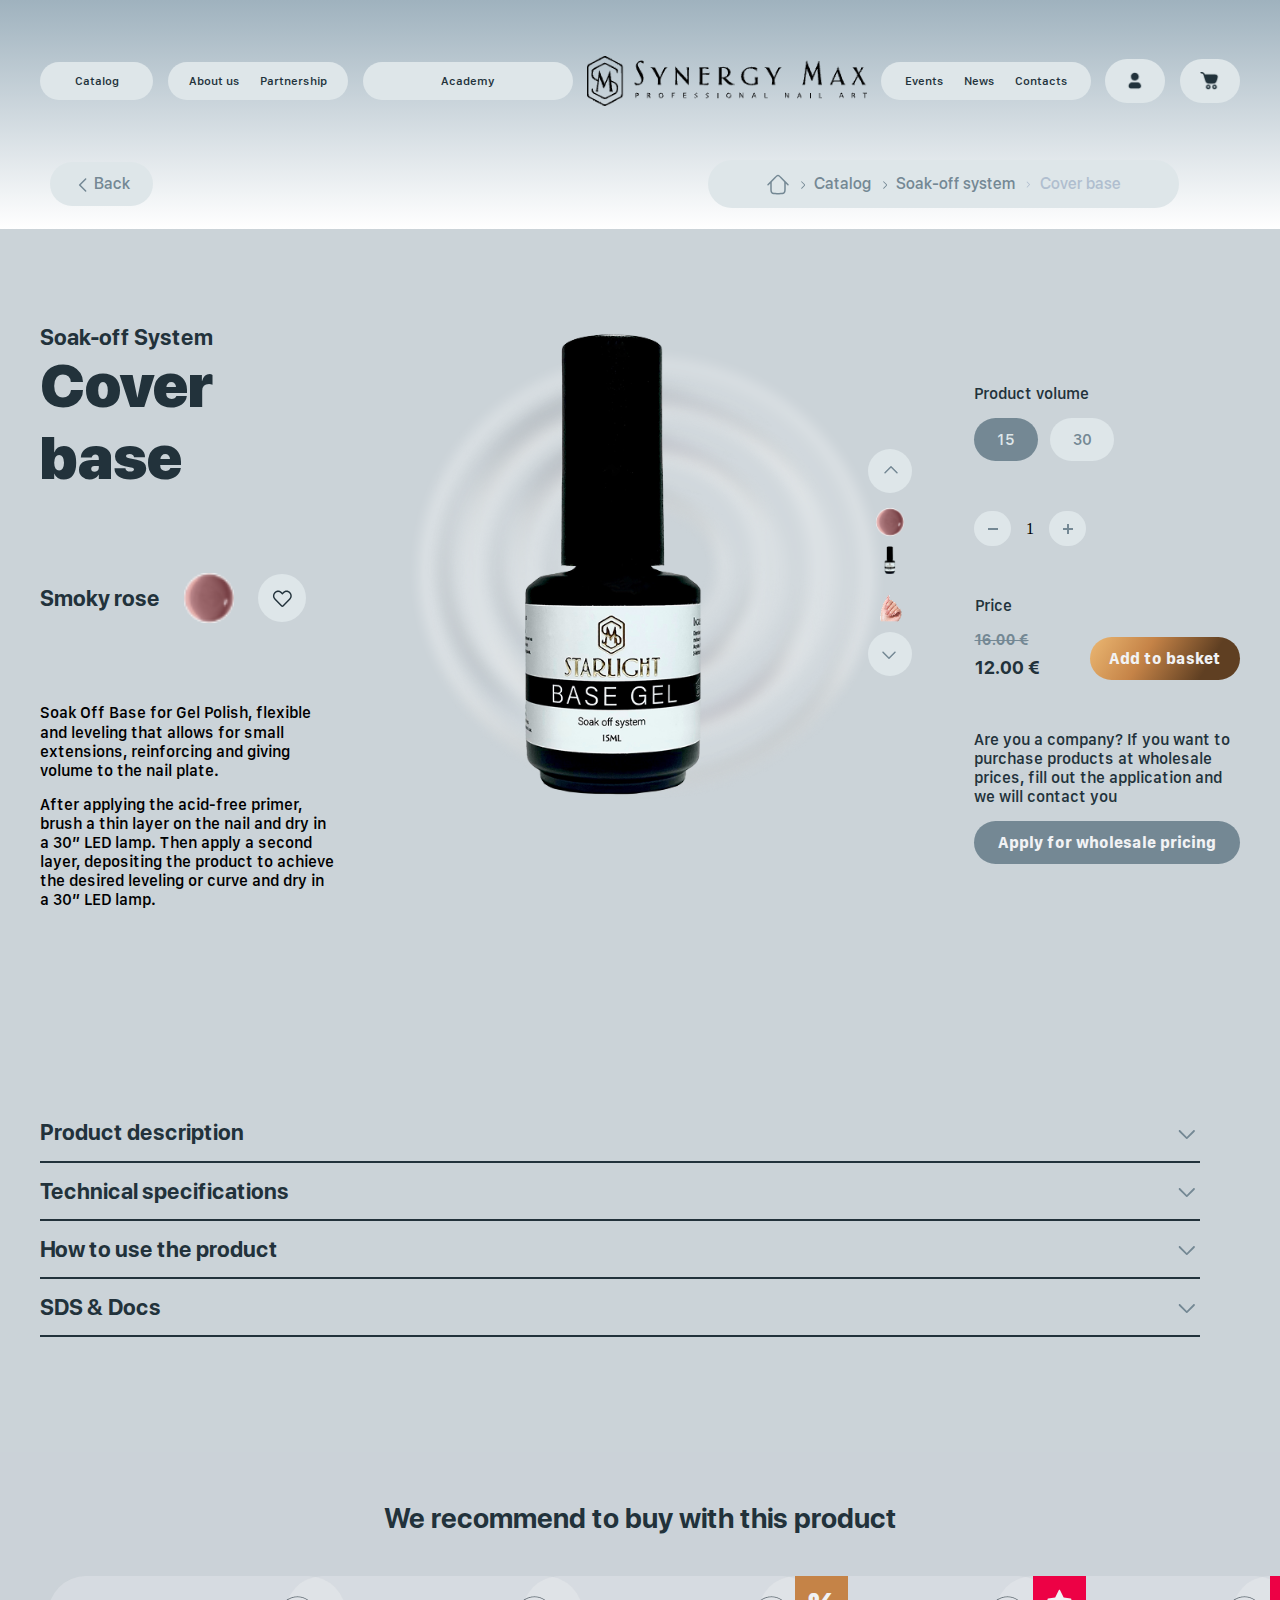
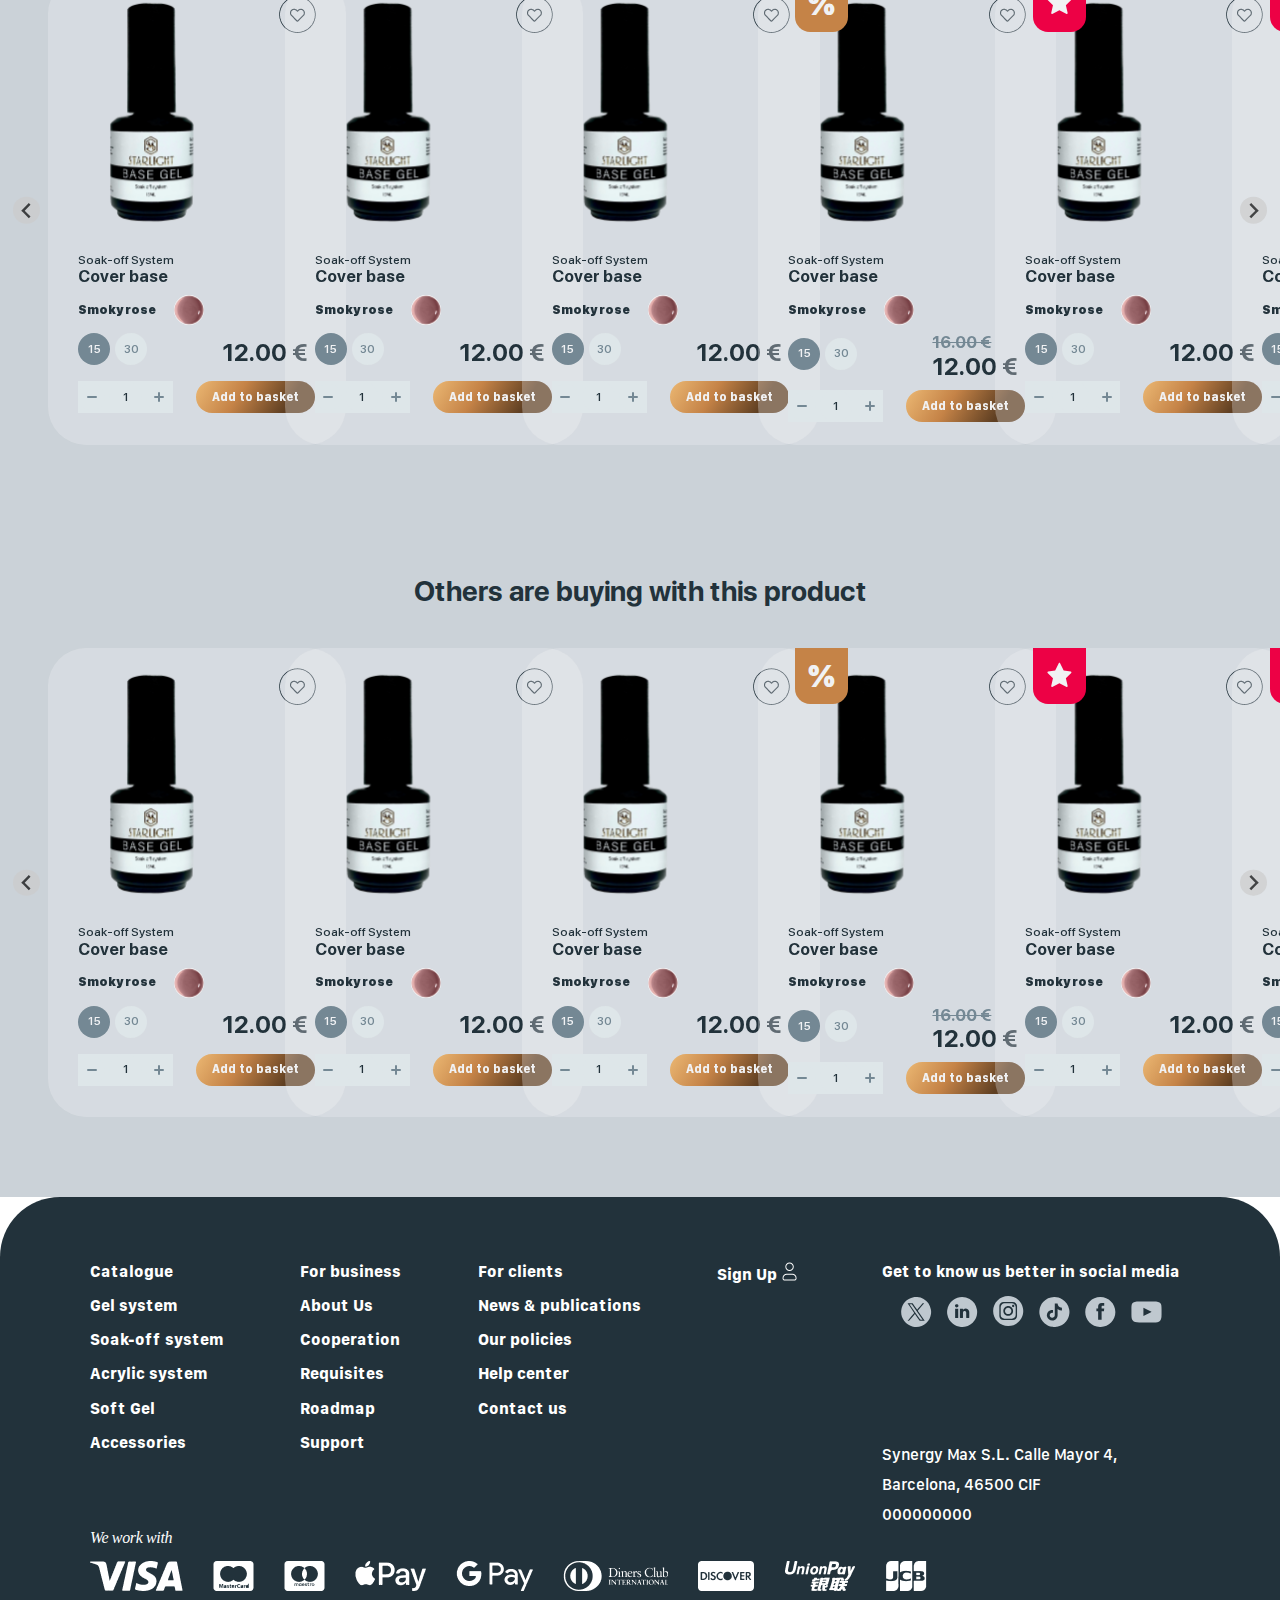
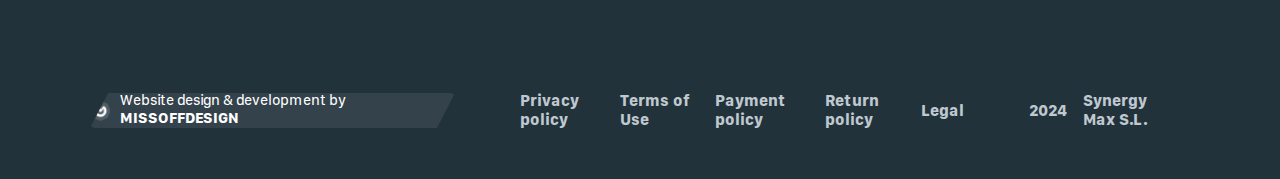
<file: detalcard.html>
<!DOCTYPE html>
<html lang="en">
<head>
    <meta charset="UTF-8">
    <meta name="viewport" content="width=device-width, initial-scale=1.0">
    <title>Document</title>
    <link rel="stylesheet" href="css/splide.min.css">
    <link rel="stylesheet" href="css/style.min.css">
    
</head>
<body>
    <div class="body__container">     
        <div class="menuBack">
            <a href="catalog.html" class="menuBack__back">
                <div class="menuBack__back-arrow">
                    <img src="icons/arrows/Chevron-Right.svg" alt="chewron">
                </div>
                <div class="menuBack__back-name">Back</div>
            </a>
            <div class="menuBack__navigation">
                <a href="index.html" class="menuBack__navigation-home">
                    <img src="icons/catalog/Home.svg" alt="home">
                </a>
                <div class="menuBack__navigation-chevron">
                    <img src="icons/arrows/Chevron-Right.svg" alt="Chevron-Right">
                </div>
                <a href="catalog.html" class="menuBack__navigation-name">
                    Catalog
                </a>
                <div class="menuBack__navigation-chevron">
                    <img src="icons/arrows/Chevron-Right.svg" alt="Chevron-Right">
                </div>
                <a href="catalog.html" class="menuBack__navigation-name">
                    Soak-off system
                </a>
                <div class="menuBack__navigation-chevron">
                    <img src="icons/arrows/Chevron-opacity-Right.svg" alt="Chevron-opacity-Right">
                </div>
                <a href="detalcard.html" class="menuBack__navigation-name">
                    Cover base
                </a>
            </div>
        </div>  
        <header class="header">               
            <div class="container">
                <div class="header__wrapper">
                    <ul class="header__left">
                        <li class="header__item"><a href="catalog.html" class="header__link">Catalog</a></li>
                        <li class="header__item"><a href="#" class="header__link">About us</a> <a href="#" class="header__link">Partnership</a></li>
                        <li class="header__item"><a href="#" class="header__link">Academy</a></li>
                    </ul>
                    <a href="index.html" class="header__logo">
                        <img src="icons/logo/logo.png" alt="logo" class="header__logo-img">
                    </a>
                    <ul class="header__right">
                        <li class="header__item header__item-last">
                            <a href="#" class="header__link">Events</a>
                            <a href="#" class="header__link">News</a>
                            <a href="#" class="header__link">Contacts</a>
                        </li>
                    </ul>
                    <div class="header__final">
                        <div class="header__user header__final-item">
                            <img src="icons/header/User.png" alt="user" class="header__user-img">
                        </div>
                        <div class="header__shoping header__final-item">
                            <img src="icons/header/Shopping-Cart.png" alt="shoping" class="header__shoping-img">
                        </div>
                        <div class="header__menu header__final-item">
                            <span class="header__menu-item"></span>
                            <span class="header__menu-item"></span>
                            <span class="header__menu-item"></span>    
                        </div>
                        <nav class="navigation">
                            <ul class="navigation__menu">
                                <a href="#" class="navigation__link">Catalog</a>
                                <a href="#" class="navigation__link">About us</a> 
                                <a href="#" class="navigation__link">Partnership</a>
                                <a href="#" class="navigation__link">Academy</a>                   
                                <a href="#" class="navigation__link">Events</a>
                                <a href="#" class="navigation__link">News</a>
                                <a href="#" class="navigation__link">Contacts</a>                  
                            </ul>
                        </nav>    
                    </div>
                </div>
            </div>       
        </header>
        <main class="content">
            <article class="coverbase">
                <div class="coverbase__wrapper">
                    <div class="coverbase__left">
                        <h2 class="coverbase__subtitle">Soak-off System</h2>
                        <h1 class="coverbase__title">Cover base</h1>
                        <div class="coverbase__container">
                            <div class="coverbase__name">Smoky rose</div>
                            <div class="coverbase__color"><img src="img/product/smoky-rose.png" alt="color"></div>
                            <div class="coverbase__heart"><img src="icons/product-card/Heart.svg" alt="heart"></div>
                        </div>
                        <div class="coverbase__info">
                            <p>Soak Off Base for Gel Polish, flexible and leveling that allows for small extensions, reinforcing and giving volume to the nail plate.</p>
                            <p>After applying the acid-free primer, brush a thin layer on the nail and dry in a 30” LED lamp. Then apply a second layer, depositing the product to achieve the desired leveling or curve and dry in a 30” LED lamp.</p>
                        </div>
                    </div>
                    <div class="coverbase__center">
                        <div class="coverbase__center-box">
                            <div class="coverbase__center-img">
                                <img src="img/product-card/luk1.png" alt="luk">
                            </div>
                            <div class="coverbase__center-arrows coverbase__menu">
                                <div class="coverbase__arrows-top coverbase__arrows"><img src="icons/arrows/Chevron-Right.svg" alt="arrow-top"></div>
                                <div class="coverbase__menu-box">
                                    <div class="coverbase__menu-img"><img src="img/product/smoky-rose.png" alt="color"></div>
                                    <div class="coverbase__menu-img"><img src="img/product/varnish.png" alt="color"></div>
                                    <div class="coverbase__menu-img"><img src="img/product-card/image.png" alt="color"></div>
                                </div>
                               
                                <div class="coverbase__arrows-bottom coverbase__arrows"><img src="icons/arrows/Chevron-Right.svg" alt="arrow-top"></div>
                            </div>
                        </div>
                    </div>
                    <div class="coverbase__right">
                        <h3 class="coverbase__right-title">Product volume</h3>
                        <div class="coverbase__right-volume">
                            <span class="coverbase__right-volume--item active">15</span>
                            <span class="coverbase__right-volume--item">30</span>
                        </div>
                        <div class="coverbase__right-quantity">
                            <span class="coverbase__right-quantity--minus"></span>
                            <div class="coverbase__right-quantity--coll">1</div>
                            <span class="coverbase__right-quantity--plus"></span>
                        </div>
                        <div class="coverbase__right-price">
                            <div>
                                <h4 class="coverbase__right-price--title">Price</h4>
                                <div class="coverbase__right-price--old">16.00 €</div>
                                <span class="coverbase__right-price--new">12.00 €</span>
                            </div>
                            <button class="coverbase__right-price--btn">Add to basket</button>
                        </div>
                        <div class="coverbase__right-information">
                            <p class="coverbase__right-information--info">Are you a company? If you want to purchase products at wholesale prices, fill out the application and we will contact you</p>
                            <button class="coverbase__right-information--btn">Apply for wholesale pricing</button>
                        </div>
                    </div>
                </div>
                    
            </article>
            <article class="information">
                <div class="information__block">
                    <div class="information__item">
                        <h2 class="information__item-name">Product description</h2>
                        <div class="information__item-icon">
                            <img src="icons/arrows/Chevron-Right.svg" alt="shewron">
                        </div>
                    </div>
                    <div class="information__description">
                        <h3 class="information__description-title">Base coat for professional use</h3>
                        <p class="information__description-descr">Soak Off Baseis a very elastic and strong transparent base coat. It is designed to ensure excellent adhesion even on difficult nails and guarantees that the manicure lasts more than 4 weeks.With Soak Off Base it will be possible to achieve an even and homogenous nail surface. You can also build small apexes on the natural nail. The product will stay shiny and bright for a long time without suffering changes, thanks to the powerful protective filter it contains.</p>
                        <h3 class="information__description-title">Application and durability</h3>
                        <p class="information__description-descr">Application is very easy thanks to the self-levelling formula, which allows the product to adapt to the nail surface, and the medium-low density, which makes its consistency very fluid. The handy brush with soft bristles and a rounded tip makes it even easier to apply the base precisely, even close to the cuticle area.Soak Off Base is also easily removable, either by using a file and drill bit or with the soak-off method. If removal by the latter process is desired, we recommend using only soluble products from our gel polish line.The matt black bottle protects the product from UV rays, which could alter its quality. The cap has an elongated shape, is very handy and comfortable to use thanks to the soft touch effect. The bottle has rose gold details that give it a truly sophisticated touch.The entire collection is characterised by an elegant rose gold finish pack, beautiful to display! Each gel polish also comes with a sticker showing the product code and the corresponding shade.</p>
                        <h3 class="information__description-title">For professional use only</h3>
                    </div>
                </div>
                <div class="information__block">
                    <div class="information__item">
                        <h2 class="information__item-name">Technical specifications</h2>
                        <div class="information__item-icon">
                            <img src="icons/arrows/Chevron-Right.svg" alt="shewron">
                        </div>
                    </div>
                    <div class="information__description">
                        <h3 class="information__description-title">Base coat for professional use</h3>
                        <p class="information__description-descr">Soak Off Baseis a very elastic and strong transparent base coat. It is designed to ensure excellent adhesion even on difficult nails and guarantees that the manicure lasts more than 4 weeks.With Soak Off Base it will be possible to achieve an even and homogenous nail surface. You can also build small apexes on the natural nail. The product will stay shiny and bright for a long time without suffering changes, thanks to the powerful protective filter it contains.</p>
                        <h3 class="information__description-title">Application and durability</h3>
                        <p class="information__description-descr">Application is very easy thanks to the self-levelling formula, which allows the product to adapt to the nail surface, and the medium-low density, which makes its consistency very fluid. The handy brush with soft bristles and a rounded tip makes it even easier to apply the base precisely, even close to the cuticle area.Soak Off Base is also easily removable, either by using a file and drill bit or with the soak-off method. If removal by the latter process is desired, we recommend using only soluble products from our gel polish line.The matt black bottle protects the product from UV rays, which could alter its quality. The cap has an elongated shape, is very handy and comfortable to use thanks to the soft touch effect. The bottle has rose gold details that give it a truly sophisticated touch.The entire collection is characterised by an elegant rose gold finish pack, beautiful to display! Each gel polish also comes with a sticker showing the product code and the corresponding shade.</p>
                        <h3 class="information__description-title">For professional use only</h3>
                    </div>
                </div>
                <div class="information__block">
                    <div class="information__item">
                        <h2 class="information__item-name">How to use the product</h2>
                        <div class="information__item-icon">
                            <img src="icons/arrows/Chevron-Right.svg" alt="shewron">
                        </div>
                    </div>
                    <div class="information__description">
                        <h3 class="information__description-title">Base coat for professional use</h3>
                        <p class="information__description-descr">Soak Off Baseis a very elastic and strong transparent base coat. It is designed to ensure excellent adhesion even on difficult nails and guarantees that the manicure lasts more than 4 weeks.With Soak Off Base it will be possible to achieve an even and homogenous nail surface. You can also build small apexes on the natural nail. The product will stay shiny and bright for a long time without suffering changes, thanks to the powerful protective filter it contains.</p>
                        <h3 class="information__description-title">Application and durability</h3>
                        <p class="information__description-descr">Application is very easy thanks to the self-levelling formula, which allows the product to adapt to the nail surface, and the medium-low density, which makes its consistency very fluid. The handy brush with soft bristles and a rounded tip makes it even easier to apply the base precisely, even close to the cuticle area.Soak Off Base is also easily removable, either by using a file and drill bit or with the soak-off method. If removal by the latter process is desired, we recommend using only soluble products from our gel polish line.The matt black bottle protects the product from UV rays, which could alter its quality. The cap has an elongated shape, is very handy and comfortable to use thanks to the soft touch effect. The bottle has rose gold details that give it a truly sophisticated touch.The entire collection is characterised by an elegant rose gold finish pack, beautiful to display! Each gel polish also comes with a sticker showing the product code and the corresponding shade.</p>
                        <h3 class="information__description-title">For professional use only</h3>
                    </div>
                </div>
                <div class="information__block">
                    <div class="information__item">
                        <h2 class="information__item-name">SDS & Docs</h2>
                        <div class="information__item-icon">
                            <img src="icons/arrows/Chevron-Right.svg" alt="shewron">
                        </div>
                    </div>
                    <div class="information__description">
                        <h3 class="information__description-title">Base coat for professional use</h3>
                        <p class="information__description-descr">Soak Off Baseis a very elastic and strong transparent base coat. It is designed to ensure excellent adhesion even on difficult nails and guarantees that the manicure lasts more than 4 weeks.With Soak Off Base it will be possible to achieve an even and homogenous nail surface. You can also build small apexes on the natural nail. The product will stay shiny and bright for a long time without suffering changes, thanks to the powerful protective filter it contains.</p>
                        <h3 class="information__description-title">Application and durability</h3>
                        <p class="information__description-descr">Application is very easy thanks to the self-levelling formula, which allows the product to adapt to the nail surface, and the medium-low density, which makes its consistency very fluid. The handy brush with soft bristles and a rounded tip makes it even easier to apply the base precisely, even close to the cuticle area.Soak Off Base is also easily removable, either by using a file and drill bit or with the soak-off method. If removal by the latter process is desired, we recommend using only soluble products from our gel polish line.The matt black bottle protects the product from UV rays, which could alter its quality. The cap has an elongated shape, is very handy and comfortable to use thanks to the soft touch effect. The bottle has rose gold details that give it a truly sophisticated touch.The entire collection is characterised by an elegant rose gold finish pack, beautiful to display! Each gel polish also comes with a sticker showing the product code and the corresponding shade.</p>
                        <h3 class="information__description-title">For professional use only</h3>
                    </div>
                </div>
              
            </article>
            <article class="product">
                <h2 class="product__title">We recommend to buy with this product</h2>
                <div class="splide" id="slider1" role="group" aria-label="Splide Basic HTML Example">
                    <div class="splide__track">
                        <ul class="splide__list">
                            <li class="splide__slide">
                                <a href="detalcard.html" class="product__item">
                                    <div class="product__item-img">
                                        <img src="img/product/varnish.png" alt="varnish">
                                    </div>
                                    <div class="product__item-heart">
                                        <img src="icons/product/heart.png" alt="heart">
                                    </div>
                                    <h3 class="product__item-title">Soak-off System</h3>
                                    <h3 class="product__item-subtitle">Cover base</h3>
                                    <div class="product__item-demonstration product__demonstration">
                                        <h4 class="product__demonstration-name">Smoky rose</h4>
                                        <img src="img/product/smoky-rose.png" alt="color" class="product__demonstration-img">
                                    </div>
                                    <div class="product__item-prices product__prices">
                                        <div class="product__prices-quantity product__quantity">
                                            <span class="product__quantity-item active">15</span>
                                            <span class="product__quantity-item">30</span>
                                        </div>
                                        <div class="product__prices-price">12.00 €</div>
                                    </div>
                                    <div class="product__item-footer">
                                        <div class="product__item-counter product__counter">
                                            <div class="product__counter-minus"></div>
                                            <div class="product__counter-coll">1</div>
                                            <div class="product__counter-plus"></div>
                                        </div>
                                        <button class="product__item-btn">Add to basket</button>
                                    </div>  
                                </a>
                            </li>
                            <li class="splide__slide">
                                <div class="product__item">
                                    <div class="product__item-img">
                                        <img src="img/product/varnish.png" alt="varnish">
                                    </div>
                                    <div class="product__item-heart">
                                        <img src="icons/product/heart.png" alt="heart">
                                    </div>
                                    <h3 class="product__item-title">Soak-off System</h3>
                                    <h3 class="product__item-subtitle">Cover base</h3>
                                    <div class="product__item-demonstration product__demonstration">
                                        <h4 class="product__demonstration-name">Smoky rose</h4>
                                        <img src="img/product/smoky-rose.png" alt="color" class="product__demonstration-img">
                                    </div>
                                    <div class="product__item-prices product__prices">
                                        <div class="product__prices-quantity product__quantity">
                                            <span class="product__quantity-item active">15</span>
                                            <span class="product__quantity-item">30</span>
                                        </div>
                                        <div class="product__prices-price">12.00 €</div>
                                    </div>
                                    <div class="product__item-footer">
                                        <div class="product__item-counter product__counter">
                                            <div class="product__counter-minus"></div>
                                            <div class="product__counter-coll">1</div>
                                            <div class="product__counter-plus"></div>
                                        </div>
                                        <button class="product__item-btn product__change-btn">Add to basket</button>
                                    </div>  
                                </div>
                            </li>
                            <li class="splide__slide">
                                <div class="product__item">
                                    <div class="product__item-img">
                                        <img src="img/product/varnish.png" alt="varnish">
                                    </div>
                                    <div class="product__item-heart">
                                        <img src="icons/product/heart.png" alt="heart">
                                    </div>
                                    <h3 class="product__item-title">Soak-off System</h3>
                                    <h3 class="product__item-subtitle">Cover base</h3>
                                    <div class="product__item-demonstration product__demonstration">
                                        <h4 class="product__demonstration-name">Smoky rose</h4>
                                        <img src="img/product/smoky-rose.png" alt="color" class="product__demonstration-img">
                                    </div>
                                    <div class="product__item-prices product__prices">
                                        <div class="product__prices-quantity product__quantity">
                                            <span class="product__quantity-item active">15</span>
                                            <span class="product__quantity-item">30</span>
                                        </div>
                                        <div class="product__prices-price">12.00 €</div>
                                    </div>
                                    <div class="product__item-footer">
                                        <div class="product__item-counter product__counter">
                                            <div class="product__counter-minus"></div>
                                            <div class="product__counter-coll">1</div>
                                            <div class="product__counter-plus"></div>
                                        </div>
                                        <button class="product__item-btn product__change-btn">Add to basket</button>
                                    </div>  
                                </div>
                            </li>
                            <li class="splide__slide">
                                <div class="product__item product__item-discount">
                                    <div class="product__item-img">
                                        <img src="img/product/varnish.png" alt="varnish">
                                    </div>
                                    <div class="product__item-percentages">
                                        %
                                    </div>
                                    <div class="product__item-heart">
                                        <img src="icons/product/heart.png" alt="heart">
                                    </div>
                                    <h3 class="product__item-title">Soak-off System</h3>
                                    <h3 class="product__item-subtitle">Cover base</h3>
                                    <div class="product__item-demonstration product__demonstration">
                                        <h4 class="product__demonstration-name">Smoky rose</h4>
                                        <img src="img/product/smoky-rose.png" alt="color" class="product__demonstration-img">
                                    </div>
                                    <div class="product__item-prices product__prices">
                                        <div class="product__prices-quantity product__quantity">
                                            <span class="product__quantity-item active">15</span>
                                            <span class="product__quantity-item">30</span>
                                        </div>
                                        <div>
                                            <div class="product__prices-old">16.00 €</div>
                                            <div class="product__prices-price">12.00 €</div>
                                        </div>                                   
                                    </div>
                                    <div class="product__item-footer">
                                        <div class="product__item-counter product__counter">
                                            <div class="product__counter-minus"></div>
                                            <div class="product__counter-coll">1</div>
                                            <div class="product__counter-plus"></div>
                                        </div>
                                        <button class="product__item-btn">Add to basket</button>
                                    </div>  
                                </div>
                            </li>
                            <li class="splide__slide">
                                <div class="product__item">
                                    <div class="product__item-img">
                                        <img src="img/product/varnish.png" alt="varnish">
                                    </div>
                                    <div class="product__item-star">
                                        <img src="icons/product/Star.svg" alt="star">
                                    </div>
                                    <div class="product__item-heart">
                                        <img src="icons/product/heart.png" alt="heart">
                                    </div>
                                    <h3 class="product__item-title">Soak-off System</h3>
                                    <h3 class="product__item-subtitle">Cover base</h3>
                                    <div class="product__item-demonstration product__demonstration">
                                        <h4 class="product__demonstration-name">Smoky rose</h4>
                                        <img src="img/product/smoky-rose.png" alt="color" class="product__demonstration-img">
                                    </div>
                                    <div class="product__item-prices product__prices">
                                        <div class="product__prices-quantity product__quantity">
                                            <span class="product__quantity-item active">15</span>
                                            <span class="product__quantity-item">30</span>
                                        </div>
                                        <div class="product__prices-price">12.00 €</div>
                                    </div>
                                    <div class="product__item-footer">
                                        <div class="product__item-counter product__counter">
                                            <div class="product__counter-minus"></div>
                                            <div class="product__counter-coll">1</div>
                                            <div class="product__counter-plus"></div>
                                        </div>
                                        <button class="product__item-btn">Add to basket</button>
                                    </div>  
                                </div>
                            </li>
                            <li class="splide__slide">
                                <div class="product__item">
                                    <div class="product__item-img">
                                        <img src="img/product/varnish.png" alt="varnish">
                                    </div>
                                    <div class="product__item-star">
                                        <img src="icons/product/Star.svg" alt="star">
                                    </div>
                                    <div class="product__item-heart">
                                        <img src="icons/product/heart.png" alt="heart">
                                    </div>
                                    <h3 class="product__item-title">Soak-off System</h3>
                                    <h3 class="product__item-subtitle">Cover base</h3>
                                    <div class="product__item-demonstration product__demonstration">
                                        <h4 class="product__demonstration-name">Smoky rose</h4>
                                        <img src="img/product/smoky-rose.png" alt="color" class="product__demonstration-img">
                                    </div>
                                    <div class="product__item-prices product__prices">
                                        <div class="product__prices-quantity product__quantity">
                                            <span class="product__quantity-item active">15</span>
                                            <span class="product__quantity-item">30</span>
                                        </div>
                                        <div class="product__prices-price">12.00 €</div>
                                    </div>
                                    <div class="product__item-footer">
                                        <div class="product__item-counter product__counter">
                                            <div class="product__counter-minus"></div>
                                            <div class="product__counter-coll">1</div>
                                            <div class="product__counter-plus"></div>
                                        </div>
                                        <button class="product__item-btn">Add to basket</button>
                                    </div>  
                                </div>
                            </li>
                            <li class="splide__slide">
                                <div class="product__item">
                                    <div class="product__item-img">
                                        <img src="img/product/varnish.png" alt="varnish">
                                    </div>
                                    <div class="product__item-star">
                                        <img src="icons/product/Star.svg" alt="star">
                                    </div>
                                    <div class="product__item-heart">
                                        <img src="icons/product/heart.png" alt="heart">
                                    </div>
                                    <h3 class="product__item-title">Soak-off System</h3>
                                    <h3 class="product__item-subtitle">Cover base</h3>
                                    <div class="product__item-demonstration product__demonstration">
                                        <h4 class="product__demonstration-name">Smoky rose</h4>
                                        <img src="img/product/smoky-rose.png" alt="color" class="product__demonstration-img">
                                    </div>
                                    <div class="product__item-prices product__prices">
                                        <div class="product__prices-quantity product__quantity">
                                            <span class="product__quantity-item active">15</span>
                                            <span class="product__quantity-item">30</span>
                                        </div>
                                        <div class="product__prices-price">12.00 €</div>
                                    </div>
                                    <div class="product__item-footer">
                                        <div class="product__item-counter product__counter">
                                            <div class="product__counter-minus"></div>
                                            <div class="product__counter-coll">1</div>
                                            <div class="product__counter-plus"></div>
                                        </div>
                                        <button class="product__item-btn">Add to basket</button>
                                    </div>  
                                </div>
                            </li>
                            <li class="splide__slide">
                                <div class="product__item">
                                    <div class="product__item-img">
                                        <img src="img/product/varnish.png" alt="varnish">
                                    </div>
                                    <div class="product__item-star">
                                        <img src="icons/product/Star.svg" alt="star">
                                    </div>
                                    <div class="product__item-heart">
                                        <img src="icons/product/heart.png" alt="heart">
                                    </div>
                                    <h3 class="product__item-title">Soak-off System</h3>
                                    <h3 class="product__item-subtitle">Cover base</h3>
                                    <div class="product__item-demonstration product__demonstration">
                                        <h4 class="product__demonstration-name">Smoky rose</h4>
                                        <img src="img/product/smoky-rose.png" alt="color" class="product__demonstration-img">
                                    </div>
                                    <div class="product__item-prices product__prices">
                                        <div class="product__prices-quantity product__quantity">
                                            <span class="product__quantity-item active">15</span>
                                            <span class="product__quantity-item">30</span>
                                        </div>
                                        <div class="product__prices-price">12.00 €</div>
                                    </div>
                                    <div class="product__item-footer">
                                        <div class="product__item-counter product__counter">
                                            <div class="product__counter-minus"></div>
                                            <div class="product__counter-coll">1</div>
                                            <div class="product__counter-plus"></div>
                                        </div>
                                        <button class="product__item-btn">Add to basket</button>
                                    </div>  
                                </div>
                            </li>
                        </ul>
                    </div>
                    </div>
            </article>
            <article class="product">
                <h2 class="product__title">Others are buying with this product</h2>
                <div class="splide" id="slider2" role="group" aria-label="Splide Basic HTML Example">
                    <div class="splide__track">
                        <ul class="splide__list">
                            <li class="splide__slide">
                                <a href="detalcard.html" class="product__item">
                                    <div class="product__item-img">
                                        <img src="img/product/varnish.png" alt="varnish">
                                    </div>
                                    <div class="product__item-heart">
                                        <img src="icons/product/heart.png" alt="heart">
                                    </div>
                                    <h3 class="product__item-title">Soak-off System</h3>
                                    <h3 class="product__item-subtitle">Cover base</h3>
                                    <div class="product__item-demonstration product__demonstration">
                                        <h4 class="product__demonstration-name">Smoky rose</h4>
                                        <img src="img/product/smoky-rose.png" alt="color" class="product__demonstration-img">
                                    </div>
                                    <div class="product__item-prices product__prices">
                                        <div class="product__prices-quantity product__quantity">
                                            <span class="product__quantity-item active">15</span>
                                            <span class="product__quantity-item">30</span>
                                        </div>
                                        <div class="product__prices-price">12.00 €</div>
                                    </div>
                                    <div class="product__item-footer">
                                        <div class="product__item-counter product__counter">
                                            <div class="product__counter-minus"></div>
                                            <div class="product__counter-coll">1</div>
                                            <div class="product__counter-plus"></div>
                                        </div>
                                        <button class="product__item-btn">Add to basket</button>
                                    </div>  
                                </a>
                            </li>
                            <li class="splide__slide">
                                <div class="product__item">
                                    <div class="product__item-img">
                                        <img src="img/product/varnish.png" alt="varnish">
                                    </div>
                                    <div class="product__item-heart">
                                        <img src="icons/product/heart.png" alt="heart">
                                    </div>
                                    <h3 class="product__item-title">Soak-off System</h3>
                                    <h3 class="product__item-subtitle">Cover base</h3>
                                    <div class="product__item-demonstration product__demonstration">
                                        <h4 class="product__demonstration-name">Smoky rose</h4>
                                        <img src="img/product/smoky-rose.png" alt="color" class="product__demonstration-img">
                                    </div>
                                    <div class="product__item-prices product__prices">
                                        <div class="product__prices-quantity product__quantity">
                                            <span class="product__quantity-item active">15</span>
                                            <span class="product__quantity-item">30</span>
                                        </div>
                                        <div class="product__prices-price">12.00 €</div>
                                    </div>
                                    <div class="product__item-footer">
                                        <div class="product__item-counter product__counter">
                                            <div class="product__counter-minus"></div>
                                            <div class="product__counter-coll">1</div>
                                            <div class="product__counter-plus"></div>
                                        </div>
                                        <button class="product__item-btn product__change-btn">Add to basket</button>
                                    </div>  
                                </div>
                            </li>
                            <li class="splide__slide">
                                <div class="product__item">
                                    <div class="product__item-img">
                                        <img src="img/product/varnish.png" alt="varnish">
                                    </div>
                                    <div class="product__item-heart">
                                        <img src="icons/product/heart.png" alt="heart">
                                    </div>
                                    <h3 class="product__item-title">Soak-off System</h3>
                                    <h3 class="product__item-subtitle">Cover base</h3>
                                    <div class="product__item-demonstration product__demonstration">
                                        <h4 class="product__demonstration-name">Smoky rose</h4>
                                        <img src="img/product/smoky-rose.png" alt="color" class="product__demonstration-img">
                                    </div>
                                    <div class="product__item-prices product__prices">
                                        <div class="product__prices-quantity product__quantity">
                                            <span class="product__quantity-item active">15</span>
                                            <span class="product__quantity-item">30</span>
                                        </div>
                                        <div class="product__prices-price">12.00 €</div>
                                    </div>
                                    <div class="product__item-footer">
                                        <div class="product__item-counter product__counter">
                                            <div class="product__counter-minus"></div>
                                            <div class="product__counter-coll">1</div>
                                            <div class="product__counter-plus"></div>
                                        </div>
                                        <button class="product__item-btn product__change-btn">Add to basket</button>
                                    </div>  
                                </div>
                            </li>
                            <li class="splide__slide">
                                <div class="product__item product__item-discount">
                                    <div class="product__item-img">
                                        <img src="img/product/varnish.png" alt="varnish">
                                    </div>
                                    <div class="product__item-percentages">
                                        %
                                    </div>
                                    <div class="product__item-heart">
                                        <img src="icons/product/heart.png" alt="heart">
                                    </div>
                                    <h3 class="product__item-title">Soak-off System</h3>
                                    <h3 class="product__item-subtitle">Cover base</h3>
                                    <div class="product__item-demonstration product__demonstration">
                                        <h4 class="product__demonstration-name">Smoky rose</h4>
                                        <img src="img/product/smoky-rose.png" alt="color" class="product__demonstration-img">
                                    </div>
                                    <div class="product__item-prices product__prices">
                                        <div class="product__prices-quantity product__quantity">
                                            <span class="product__quantity-item active">15</span>
                                            <span class="product__quantity-item">30</span>
                                        </div>
                                        <div>
                                            <div class="product__prices-old">16.00 €</div>
                                            <div class="product__prices-price">12.00 €</div>
                                        </div>                                   
                                    </div>
                                    <div class="product__item-footer">
                                        <div class="product__item-counter product__counter">
                                            <div class="product__counter-minus"></div>
                                            <div class="product__counter-coll">1</div>
                                            <div class="product__counter-plus"></div>
                                        </div>
                                        <button class="product__item-btn">Add to basket</button>
                                    </div>  
                                </div>
                            </li>
                            <li class="splide__slide">
                                <div class="product__item">
                                    <div class="product__item-img">
                                        <img src="img/product/varnish.png" alt="varnish">
                                    </div>
                                    <div class="product__item-star">
                                        <img src="icons/product/Star.svg" alt="star">
                                    </div>
                                    <div class="product__item-heart">
                                        <img src="icons/product/heart.png" alt="heart">
                                    </div>
                                    <h3 class="product__item-title">Soak-off System</h3>
                                    <h3 class="product__item-subtitle">Cover base</h3>
                                    <div class="product__item-demonstration product__demonstration">
                                        <h4 class="product__demonstration-name">Smoky rose</h4>
                                        <img src="img/product/smoky-rose.png" alt="color" class="product__demonstration-img">
                                    </div>
                                    <div class="product__item-prices product__prices">
                                        <div class="product__prices-quantity product__quantity">
                                            <span class="product__quantity-item active">15</span>
                                            <span class="product__quantity-item">30</span>
                                        </div>
                                        <div class="product__prices-price">12.00 €</div>
                                    </div>
                                    <div class="product__item-footer">
                                        <div class="product__item-counter product__counter">
                                            <div class="product__counter-minus"></div>
                                            <div class="product__counter-coll">1</div>
                                            <div class="product__counter-plus"></div>
                                        </div>
                                        <button class="product__item-btn">Add to basket</button>
                                    </div>  
                                </div>
                            </li>
                            <li class="splide__slide">
                                <div class="product__item">
                                    <div class="product__item-img">
                                        <img src="img/product/varnish.png" alt="varnish">
                                    </div>
                                    <div class="product__item-star">
                                        <img src="icons/product/Star.svg" alt="star">
                                    </div>
                                    <div class="product__item-heart">
                                        <img src="icons/product/heart.png" alt="heart">
                                    </div>
                                    <h3 class="product__item-title">Soak-off System</h3>
                                    <h3 class="product__item-subtitle">Cover base</h3>
                                    <div class="product__item-demonstration product__demonstration">
                                        <h4 class="product__demonstration-name">Smoky rose</h4>
                                        <img src="img/product/smoky-rose.png" alt="color" class="product__demonstration-img">
                                    </div>
                                    <div class="product__item-prices product__prices">
                                        <div class="product__prices-quantity product__quantity">
                                            <span class="product__quantity-item active">15</span>
                                            <span class="product__quantity-item">30</span>
                                        </div>
                                        <div class="product__prices-price">12.00 €</div>
                                    </div>
                                    <div class="product__item-footer">
                                        <div class="product__item-counter product__counter">
                                            <div class="product__counter-minus"></div>
                                            <div class="product__counter-coll">1</div>
                                            <div class="product__counter-plus"></div>
                                        </div>
                                        <button class="product__item-btn">Add to basket</button>
                                    </div>  
                                </div>
                            </li>
                            <li class="splide__slide">
                                <div class="product__item">
                                    <div class="product__item-img">
                                        <img src="img/product/varnish.png" alt="varnish">
                                    </div>
                                    <div class="product__item-star">
                                        <img src="icons/product/Star.svg" alt="star">
                                    </div>
                                    <div class="product__item-heart">
                                        <img src="icons/product/heart.png" alt="heart">
                                    </div>
                                    <h3 class="product__item-title">Soak-off System</h3>
                                    <h3 class="product__item-subtitle">Cover base</h3>
                                    <div class="product__item-demonstration product__demonstration">
                                        <h4 class="product__demonstration-name">Smoky rose</h4>
                                        <img src="img/product/smoky-rose.png" alt="color" class="product__demonstration-img">
                                    </div>
                                    <div class="product__item-prices product__prices">
                                        <div class="product__prices-quantity product__quantity">
                                            <span class="product__quantity-item active">15</span>
                                            <span class="product__quantity-item">30</span>
                                        </div>
                                        <div class="product__prices-price">12.00 €</div>
                                    </div>
                                    <div class="product__item-footer">
                                        <div class="product__item-counter product__counter">
                                            <div class="product__counter-minus"></div>
                                            <div class="product__counter-coll">1</div>
                                            <div class="product__counter-plus"></div>
                                        </div>
                                        <button class="product__item-btn">Add to basket</button>
                                    </div>  
                                </div>
                            </li>
                            <li class="splide__slide">
                                <div class="product__item">
                                    <div class="product__item-img">
                                        <img src="img/product/varnish.png" alt="varnish">
                                    </div>
                                    <div class="product__item-star">
                                        <img src="icons/product/Star.svg" alt="star">
                                    </div>
                                    <div class="product__item-heart">
                                        <img src="icons/product/heart.png" alt="heart">
                                    </div>
                                    <h3 class="product__item-title">Soak-off System</h3>
                                    <h3 class="product__item-subtitle">Cover base</h3>
                                    <div class="product__item-demonstration product__demonstration">
                                        <h4 class="product__demonstration-name">Smoky rose</h4>
                                        <img src="img/product/smoky-rose.png" alt="color" class="product__demonstration-img">
                                    </div>
                                    <div class="product__item-prices product__prices">
                                        <div class="product__prices-quantity product__quantity">
                                            <span class="product__quantity-item active">15</span>
                                            <span class="product__quantity-item">30</span>
                                        </div>
                                        <div class="product__prices-price">12.00 €</div>
                                    </div>
                                    <div class="product__item-footer">
                                        <div class="product__item-counter product__counter">
                                            <div class="product__counter-minus"></div>
                                            <div class="product__counter-coll">1</div>
                                            <div class="product__counter-plus"></div>
                                        </div>
                                        <button class="product__item-btn">Add to basket</button>
                                    </div>  
                                </div>
                            </li>
                        </ul>
                    </div>
                    </div>
            </article>
        </main>
        <footer class="footer">
            <div class="footer__wrapper">
                <ul class="footer__list">
                    <li class="footer__list-item">
                        <a href="#" class="footer__list-link">Catalogue</a> 
                    </li>
                    <li class="footer__list-item">
                        <a href="#" class="footer__list-link">Gel system</a>
                    </li>
                    <li class="footer__list-item">
                        <a href="#" class="footer__list-link">Soak-off system</a>
                    </li>
                    <li class="footer__list-item">
                        <a href="#" class="footer__list-link">Acrylic system</a>
                    </li>
                    <li class="footer__list-item">
                        <a href="#" class="footer__list-link">Soft Gel</a>
                    </li>
                    <li class="footer__list-item">
                        <a href="#" class="footer__list-link">Accessories</a>
                    </li>
                </ul>
                <ul class="footer__list">
                    <li class="footer__list-item">
                        <a href="#" class="footer__list-link">For business</a>
                    </li>
                    <li class="footer__list-item">
                        <a href="#" class="footer__list-link">About Us</a></li>
                    <li class="footer__list-item">
                        <a href="#" class="footer__list-link">Cooperation</a></li>
                    <li class="footer__list-item">
                        <a href="#" class="footer__list-link">Requisites</a></li>
                    <li class="footer__list-item">
                        <a href="#" class="footer__list-link">Roadmap</a></li>
                    <li class="footer__list-item">
                        <a href="#" class="footer__list-link">Support</a></li>
                </ul>
                <ul class="footer__list">
                    <li class="footer__list-item">
                        <a href="#" class="footer__list-link">For clients</a></li>
                    <li class="footer__list-item">
                        <a href="#" class="footer__list-link">News & publications</a></li>
                    <li class="footer__list-item">
                        <a href="#" class="footer__list-link">Our policies</a></li>
                    <li class="footer__list-item">
                        <a href="#" class="footer__list-link">Help center</a></li>
                    <li class="footer__list-item">
                        <a href="#" class="footer__list-link">Contact us</a></li>
                </ul>
                <a href="#" class="footer__signUp">
                    <div class="footer__signUp-text">Sign Up</div>
                    <div class="footer__signUp-img">
                        <img src="icons/footer/Union.svg" alt="sign in">
                    </div>                    
                </a>
                <div class="footer__container-1">
                    <h3 class="footer__social-title">Get to know us better in social media</h3>
                    <ul class="footer__social">
                        <li class="footer__social-item">
                            <a href="#" class="footer__social-link">
                                <img src="icons/footer/X.svg" alt="X" class="footer__social-img">
                            </a>
                        </li>
                        <li class="footer__social-item">
                            <a href="#" class="footer__social-link">
                                <img src="icons/footer/Vector (1).svg" alt="X" class="footer__social-img">
                            </a>
                        </li>
                        <li class="footer__social-item">
                            <a href="#" class="footer__social-link">
                                <img src="icons/footer/Instagram icon.svg" alt="X" class="footer__social-img">
                            </a>
                        </li>
                        <li class="footer__social-item">
                            <a href="#" class="footer__social-link">
                                <img src="icons/footer/tictok.svg" alt="X" class="footer__social-img">
                            </a>
                        </li>
                        <li class="footer__social-item">
                            <a href="#" class="footer__social-link">
                                <img src="icons/footer/facebook.svg" alt="X" class="footer__social-img">
                            </a>
                        </li>
                        <li class="footer__social-item">
                            <a href="#" class="footer__social-link">
                                <img src="icons/footer/youtube.svg" alt="X" class="footer__social-img">
                            </a>
                        </li>
                    </ul>
                    <p class="footer__sinergy">Synergy Max S.L. 
                        Calle Mayor 4, Barcelona, 46500                        
                        CIF 000000000
                    </p>
                </div>
                
            </div>
            <div class="footer__works">
                <h4 class="footer__works-title">We work with</h4>
                <div class="footer__works-logos">
                    <a href="#" class="footer__works-link">
                        <img src="img/footer/visa.png" alt="visa">
                    </a>
                    <a href="#" class="footer__works-link">
                        <img src="img/footer/mastercard.png" alt="mastercard">
                    </a>
                    <a href="#" class="footer__works-link">
                        <img src="img/footer/maestro.png" alt="maestro">
                    </a>
                    <a href="#" class="footer__works-link">
                        <img src="img/footer/apple-pay.png" alt="apple-pay">
                    </a>
                    <a href="#" class="footer__works-link">
                        <img src="img/footer/google-pay.png" alt="google-pay">
                    </a>
                    <a href="#" class="footer__works-link">
                        <img src="img/footer/diners-club.png" alt="diners-club">
                    </a>
                    <a href="#" class="footer__works-link">
                        <img src="img/footer/discover.png" alt="discover">
                    </a>
                    <a href="#" class="footer__works-link">
                        <img src="img/footer/unionPay.png" alt="unionPay">
                    </a>
                    <a href="#" class="footer__works-link">
                        <img src="img/footer/JCB.png" alt="JCB">
                    </a>
                </div>  
            </div>
            <div class="footer__cellar">
                <div class="footer__cellar-item">
                    <div class="footer__cellar-img">
                        <img src="icons/footer/copy.png" alt="copy">
                    </div>
                    <p class="footer__cellar-information">
                        Website design & development by <span>MISSOFFDESIGN</span> 
                    </p>    
                </div>
                <ul class="footer__cellar-list">
                    <li class="footer__cellar-element">
                        <a href="#" class="footer__cellar-link">Privacy policy</a>
                    </li>
                    <li class="footer__cellar-element">
                        <a href="#" class="footer__cellar-link">Terms of Use</a>
                    </li>
                    <li class="footer__cellar-element">
                        <a href="#" class="footer__cellar-link">Payment policy</a>
                    </li>
                    <li class="footer__cellar-element">
                        <a href="#" class="footer__cellar-link">Return policy</a>
                    </li>
                    <li class="footer__cellar-element">
                        <a href="#" class="footer__cellar-link">Legal</a>
                    </li>
                </ul>
                <div class="footer__cellar-yare">
                    <span>2024</span>
                    <span>Synergy Max S.L. </span>
                </div>
            </div>
        </footer>
    </div>  
    <script src="js/splide.min.js"></script>
    <script src="js/script.js" ></script>
</body>
</html>
</file>
<file: css/style.min.css>
@font-face{font-family:"SF Pro Black";src:url(../fonts/SFPRo/SFProDisplay-Black.eot);src:url(../fonts/SFPRo/SFProDisplay-Black.ttf);src:url(../fonts/SFPRo/SFProDisplay-Black.woff);src:url(../fonts/SFPRo/SFProDisplay-Black.woff2);font-weight:900}@font-face{font-family:"SF Pro Bold";src:url(../fonts/SFPRo/SFProDisplay-Bold.eot);src:url(../fonts/SFPRo/SFProDisplay-Bold.ttf);src:url(../fonts/SFPRo/SFProDisplay-Bold.woff);src:url(../fonts/SFPRo/SFProDisplay-Bold.woff2);font-weight:700}@font-face{font-family:"SF Pro Light";src:url(../fonts/SFPRo/SFProDisplay-Light.eot);src:url(../fonts/SFPRo/SFProDisplay-Light.ttf);src:url(../fonts/SFPRo/SFProDisplay-Light.woff);src:url(../fonts/SFPRo/SFProDisplay-Light.woff2);font-weight:300}@font-face{font-family:"SF Pro Regular";src:url(../fonts/SFPRo/SFProDisplay-Regular.eot);src:url(../fonts/SFPRo/SFProDisplay-Regular.ttf);src:url(../fonts/SFPRo/SFProDisplay-Regular.woff);src:url(../fonts/SFPRo/SFProDisplay-Regular.woff2);font-weight:400}@font-face{font-family:"SF Pro medium";src:url(../fonts/SFPRo/SFProDisplay-Medium.eot);src:url(../fonts/SFPRo/SFProDisplay-Medium.ttf);src:url(../fonts/SFPRo/SFProDisplay-Medium.woff);src:url(../fonts/SFPRo/SFProDisplay-Medium.woff2);font-weight:500}@font-face{font-family:"SF compact text Black";src:url(../fonts/SF-Compact/SF-Compact-Text-Black.ttf);font-weight:900}@font-face{font-family:"SF compact text Bold";src:url(../fonts/SF-Compact/SF-Compact-Text-Bold.ttf);font-weight:700}@font-face{font-family:"SF compact text medium";src:url(../fonts/SF-Compact/SF-Compact-Text-Medium.ttf);font-weight:500}@font-face{font-family:"SF compact text regular";src:url(../fonts/SF-Compact/SF-Compact-Text-Regular.ttf);font-weight:400}body{margin:0;padding:0}*{margin:0;padding:0;-webkit-box-sizing:border-box;box-sizing:border-box;font-family:serif;font-weight:400}a{text-decoration:none}ul{list-style:none}.container{max-width:1798px;margin:0 auto}.body__container{position:relative;width:100%;overflow:hidden}.navigation{display:none}.header{background-image:-webkit-gradient(linear, left top, left bottom, from(#9FB2BE), to(rgba(203, 211, 216, 0)));background-image:linear-gradient(#9FB2BE, rgba(203, 211, 216, 0));padding:56px 0 123px 0}.header__wrapper{display:-webkit-box;display:-ms-flexbox;display:flex;-webkit-box-align:center;-ms-flex-align:center;align-items:center;-webkit-box-pack:justify;-ms-flex-pack:justify;justify-content:space-between}.header__left{display:-webkit-box;display:-ms-flexbox;display:flex;-webkit-box-align:center;-ms-flex-align:center;align-items:center;-webkit-box-pack:center;-ms-flex-pack:center;justify-content:center;gap:15px}.header__item{width:113px;background-color:#dee6e9;padding:12px 0;display:-webkit-box;display:-ms-flexbox;display:flex;-webkit-box-align:center;-ms-flex-align:center;align-items:center;-webkit-box-pack:center;-ms-flex-pack:center;justify-content:center;border-radius:50px}.header__item:nth-child(2){width:233px;display:-webkit-box;display:-ms-flexbox;display:flex;-webkit-box-align:center;-ms-flex-align:center;align-items:center;-webkit-box-pack:center;-ms-flex-pack:center;justify-content:center;gap:20px}.header__item-last{width:257px;display:-webkit-box;display:-ms-flexbox;display:flex;-webkit-box-align:center;-ms-flex-align:center;align-items:center;-webkit-box-pack:center;-ms-flex-pack:center;justify-content:center;gap:20px}.header__link{font-family:"SF compact text medium","serif";font-weight:500;font-size:16px;line-height:19px;color:#22323b;position:relative}.header__link:before{content:"";position:absolute;bottom:-2px;left:0;width:0;height:2px;background-color:#22323b;-webkit-transition:all .4s;transition:all .4s}.header__link:hover:before{width:100%}.header__logo{width:323px;height:58px}.header__logo-img{width:100%;height:100%;-o-object-fit:cover;object-fit:cover}.header__final{display:-webkit-box;display:-ms-flexbox;display:flex;-webkit-box-align:center;-ms-flex-align:center;align-items:center;-webkit-box-pack:center;-ms-flex-pack:center;justify-content:center;gap:15px}.header__final-item{width:60px;height:44px;display:-webkit-box;display:-ms-flexbox;display:flex;-webkit-box-align:center;-ms-flex-align:center;align-items:center;-webkit-box-pack:center;-ms-flex-pack:center;justify-content:center;border-radius:50px;background-color:#dee6e9;-webkit-transition:all .4s;transition:all .4s;cursor:pointer}.header__final-item:hover{background-color:#c0c8ca}.header__user-img{width:20px;height:20px;-o-object-fit:cover;object-fit:cover}.header__shoping-img{width:20px;height:20px;-o-object-fit:cover;object-fit:cover}.header__menu{display:none;-webkit-box-align:center;-ms-flex-align:center;align-items:center;-webkit-box-pack:center;-ms-flex-pack:center;justify-content:center;gap:3px}.header__menu-item{width:4px;height:4px;border-radius:100%;background-color:#000}.mainSection{padding-left:122px}.mainSection__wrapper{display:-webkit-box;display:-ms-flexbox;display:flex;-webkit-box-align:center;-ms-flex-align:center;align-items:center;-webkit-box-pack:center;-ms-flex-pack:center;justify-content:center}.mainSection__information{max-width:710px}.mainSection__title{font-family:"SF Pro Black","sans-serif";font-weight:900;font-size:60px;line-height:71px;margin-bottom:37px}.mainSection__title span{font-family:"SF Pro Black","sans-serif";font-weight:900;font-size:60px;line-height:71px;background:-webkit-gradient(linear, left top, right top, from(#A60000), to(#FD0054));background:linear-gradient(to right, #A60000, #FD0054);-webkit-background-clip:text;background-clip:text;color:rgba(0,0,0,0)}.mainSection__description{font-family:"SF Pro Bold","sans-serif";font-weight:700;font-size:22px;line-height:26px;color:#22323b;margin-bottom:20px}.mainSection__link{display:-webkit-box;display:-ms-flexbox;display:flex;-webkit-box-align:center;-ms-flex-align:center;align-items:center;-webkit-box-pack:center;-ms-flex-pack:center;justify-content:center;width:186px;height:43px;border-radius:50px;background:linear-gradient(121.88deg, #F0BE78 -4.48%, #C58347 36.98%, #5F3F22 76.8%);font-family:"SF compact text medium","sans-serif";font-weight:500;font-size:16px;line-height:19px;color:#f1f2f4;margin-left:242px;-webkit-transition:all .4s;transition:all .4s}.mainSection__link:hover{-webkit-transition:all .4s;transition:all .4s;background:linear-gradient(121.88deg, #f0c58a -4.48%, #ad6f34 36.98%, #492e14 76.8%)}.mainSection__image{width:877px;height:658px}.mainSection__image-img{width:100%;height:100%;-o-object-fit:cover;object-fit:cover}.initalCatalog{margin-bottom:100px}.initalCatalog__wrapper{display:-webkit-box;display:-ms-flexbox;display:flex;-webkit-box-align:center;-ms-flex-align:center;align-items:center;-webkit-box-pack:center;-ms-flex-pack:center;justify-content:center;gap:18px}.initalCatalog__item{position:relative}.initalCatalog__item:nth-child(3){-ms-flex-item-align:start;align-self:start}.initalCatalog__item:last-child{-ms-flex-item-align:end;align-self:end}.initalCatalog__item-img{width:100%;height:100%;-o-object-fit:cover;object-fit:cover}.initalCatalog__item-img img{width:100%;height:100%;-o-object-fit:cover;object-fit:cover}.initalCatalog__title{position:absolute;top:21px;left:31px;font-family:"SF compact text Bold","sans-serif";font-weight:700;font-size:32px;line-height:38.19px;color:#22323b}.initalCatalog__title-white{top:40px;color:#fff}.initalCatalog__allcatalog{display:block;max-width:1339px;height:59px;margin:0 auto;background-color:#22323b;font-family:"SF compact text Bold","sans-serif";font-weight:700;font-size:32px;line-height:60px;margin-top:18px;color:#fff;text-align:center;border-radius:20px;-webkit-transition:all .4s;transition:all .4s}.initalCatalog__allcatalog:hover{background-color:#364f5e}.initalCatalog.img{width:100%;height:100%;-o-object-fit:cover;object-fit:cover}.report{margin-bottom:100px;position:relative}.report__bg{min-height:282px;width:100%;margin-bottom:18px}.report__title{position:absolute;top:77px;left:363px;font-family:"SF Pro Black","sans-serif";font-weight:900;font-size:42.25px;line-height:50.42px;color:#f1f2f4}.report__descr{position:absolute;top:143px;left:363px;font-family:"SF compact text medium","sans-serif";font-weight:500;font-size:21.13px;line-height:25.21px;letter-spacing:0%;color:#f1f2f4;max-width:691px}.report__btn{position:absolute;top:162px;left:1098px;border:none;width:162px;height:44px;gap:10px;border-radius:50px;padding-top:12px;padding-right:27px;padding-bottom:12px;padding-left:27px;display:-webkit-box;display:-ms-flexbox;display:flex;-webkit-box-align:center;-ms-flex-align:center;align-items:center;-webkit-box-pack:center;-ms-flex-pack:center;justify-content:center;font-family:"SF Pro medium","sans-serif";font-weight:500;font-size:16px;line-height:19.09px;color:#22323b;cursor:pointer}.report__pagination{display:-webkit-box;display:-ms-flexbox;display:flex;-webkit-box-align:center;-ms-flex-align:center;align-items:center;-webkit-box-pack:center;-ms-flex-pack:center;justify-content:center;gap:15px}.report__pagination-item{width:15px;height:15px;border-radius:100%;background-color:#b0becf}.report__pagination-item.active{background-color:#c58347}.feedback{margin-bottom:100px}.feedback__window{background-image:url("../img/bg/Product-contact-manager.jpeg");background-position:center;background-repeat:no-repeat;background-size:cover;border-radius:20px;max-width:1170px;min-height:337px;display:block;margin:0 auto;padding:65px 0 65px 85px;position:relative}.feedback__title{font-family:"SF Pro Bold","sans-serif";font-weight:700;font-size:22px;line-height:26.25px;color:#fff;margin-bottom:18px}.feedback__form{display:-webkit-box;display:-ms-flexbox;display:flex;-webkit-box-align:start;-ms-flex-align:start;align-items:start;-webkit-box-pack:start;-ms-flex-pack:start;justify-content:start;-webkit-box-orient:vertical;-webkit-box-direction:normal;-ms-flex-direction:column;flex-direction:column}.feedback__label{margin-bottom:10px;width:420px;min-height:50px}.feedback__input{width:420px;min-height:50px;border-radius:50px;background-color:rgba(255,255,255,.2);padding:15px 0 15px 20px;border:none;font-family:"SF Pro medium","sans-serif";font-weight:500;font-size:16px;line-height:19.09px;color:#fff}.feedback__input::-webkit-input-placeholder{font-family:"SF Pro medium","sans-serif";font-weight:500;font-size:16px;line-height:19.09px;color:#fff;opacity:100%}.feedback__input::-moz-placeholder{font-family:"SF Pro medium","sans-serif";font-weight:500;font-size:16px;line-height:19.09px;color:#fff;opacity:100%}.feedback__input:-ms-input-placeholder{font-family:"SF Pro medium","sans-serif";font-weight:500;font-size:16px;line-height:19.09px;color:#fff;opacity:100%}.feedback__input::-ms-input-placeholder{font-family:"SF Pro medium","sans-serif";font-weight:500;font-size:16px;line-height:19.09px;color:#fff;opacity:100%}.feedback__input::placeholder{font-family:"SF Pro medium","sans-serif";font-weight:500;font-size:16px;line-height:19.09px;color:#fff;opacity:100%}.feedback__input:focus{outline:1px solid #fff}.feedback__wrapper{display:-webkit-box;display:-ms-flexbox;display:flex;-webkit-box-align:start;-ms-flex-align:start;align-items:start;-webkit-box-pack:start;-ms-flex-pack:start;justify-content:start;gap:52px;margin-left:20px}.feedback__information{max-width:234px;font-family:"SF compact text medium","sans-serif";font-weight:500;font-size:12px;line-height:14.32px;color:#fff}.feedback__information a{font-family:"SF compact text medium","sans-serif";font-weight:500;text-decoration:underline;color:#fff}.feedback__btn{width:114px;height:43px;gap:40px;border-radius:50px;padding-top:12px;padding-right:27px;padding-bottom:12px;padding-left:27px;background-color:#22323b;font-family:"SF compact text Bold","sans-serif";font-weight:700;font-size:16px;line-height:19.09px;color:#fff;border:none;cursor:pointer;-webkit-transition:all .4s;transition:all .4s}.feedback__btn:hover{opacity:.8}.news{padding:84px 0 80px 0}.news__container{max-width:1457px;margin:0 auto}.news__arrow-prev{position:absolute;top:50%;left:10%;width:20px;height:20px;-o-object-fit:cover;object-fit:cover;-webkit-transform:translateY(-50%) rotate(-180deg);transform:translateY(-50%) rotate(-180deg)}.news__arrow-next{position:absolute;top:50%;right:10%;width:20px;height:20px;-o-object-fit:cover;object-fit:cover;-webkit-transform:translateY(-50%);transform:translateY(-50%)}.news__header{display:-webkit-box;display:-ms-flexbox;display:flex;-webkit-box-align:center;-ms-flex-align:center;align-items:center;-webkit-box-pack:center;-ms-flex-pack:center;justify-content:center;gap:40px;margin-bottom:40px}.news__title{font-family:"SF Pro Bold","sans-serif";font-weight:700;font-size:28px;line-height:33.41px;text-align:center;color:#22323b;width:1025px}.news__link{width:119px;height:32px;gap:30px;border-radius:37.91px;padding-top:9px;padding-right:20px;padding-bottom:9px;padding-left:20px;background-color:#748894;font-family:"SF compact text Bold","sans-serif";font-weight:600;font-size:12px;line-height:14px;color:#f1f2f4;text-align:center}.news__inner{display:-webkit-box;display:-ms-flexbox;display:flex;-webkit-box-align:center;-ms-flex-align:center;align-items:center;-webkit-box-pack:center;-ms-flex-pack:center;justify-content:center;gap:15px}.news__item{max-width:324px;min-height:441px;border-radius:23px}.news__item-img{width:100%;height:216px}.news__item-img img{width:100%;height:100%;border-radius:23px;-o-object-fit:cover;object-fit:cover}.news__item-box{margin:0 17px 20px 17px}.news__item-title{font-family:Montserrat;font-weight:700;font-style:italic;font-size:22px;line-height:24.2px;letter-spacing:-0.22px;color:#1d1d1f;margin-bottom:15px}.news__item-descr{font-family:Montserrat;font-weight:500;font-style:italic;font-size:14px;line-height:15.4px;letter-spacing:-0.22px;color:#1d1d1f;margin-bottom:40px}.news__item-date{display:-webkit-box;display:-ms-flexbox;display:flex;-webkit-box-align:center;-ms-flex-align:center;align-items:center;-webkit-box-pack:justify;-ms-flex-pack:justify;justify-content:space-between}.news__item-push{width:36px;height:36px;border-radius:100%;background-color:#bfc8cf;position:relative;display:-webkit-box;display:-ms-flexbox;display:flex;-webkit-box-align:center;-ms-flex-align:center;align-items:center;-webkit-box-pack:center;-ms-flex-pack:center;justify-content:center;cursor:pointer;-webkit-transition:all .4s;transition:all .4s}.news__item-push:hover{background-color:#a9afb4}.news__item-push img{width:12px;height:12px;-o-object-fit:cover;object-fit:cover}.product{background-color:#cbd2d8;padding:50px 0 80px 0;position:relative}.product__title{font-family:"SF Pro Bold","sans-serif";font-weight:700;font-size:28px;line-height:33.41px;text-align:center;color:#22323b;margin-bottom:40px}.product__wrapper{position:relative;overflow:hidden;max-width:1668px;display:block;margin:0 auto}.product__inner{display:-webkit-box;display:-ms-flexbox;display:flex;-webkit-transition:-webkit-transform .3s ease;transition:-webkit-transform .3s ease;transition:transform .3s ease;transition:transform .3s ease, -webkit-transform .3s ease}.product__item{display:block;width:298px;height:469px;-webkit-box-sizing:border-box;box-sizing:border-box;padding:22px 30px 0 30px;background-color:rgba(241,242,244,.3019607843);border-radius:38px;position:relative}.product__item-star{position:absolute;top:0;left:38px;width:53px;height:56px;border-bottom-right-radius:15.16px;border-bottom-left-radius:15.16px;background-color:#ed0145;display:-webkit-box;display:-ms-flexbox;display:flex;-webkit-box-align:center;-ms-flex-align:center;align-items:center;-webkit-box-pack:center;-ms-flex-pack:center;justify-content:center}.product__item-heart{position:absolute;top:20px;right:30px}.product__item-percentages{position:absolute;top:0;left:37px;background-color:#c58347;width:53px;height:56px;display:-webkit-box;display:-ms-flexbox;display:flex;-webkit-box-align:center;-ms-flex-align:center;align-items:center;-webkit-box-pack:center;-ms-flex-pack:center;justify-content:center;border-bottom-right-radius:15.16px;border-bottom-left-radius:15.16px;font-family:"SF Pro Black","sans-serif";font-weight:900;font-size:30px;line-height:36px;color:#f1f2f4}.product__item-img{width:150px;height:226px;margin-bottom:29px}.product__item-img img{width:100%;height:100%;-o-object-fit:cover;object-fit:cover}.product__item-title{font-family:"SF Pro medium","sans-serif";font-weight:500;font-size:12.13px;line-height:14.48px;color:#22323b;width:100%}.product__item-subtitle{font-family:"SF Pro Bold","sans-serif";font-weight:700;font-size:16.68px;line-height:19.91px;color:#22323b;width:100%;margin-bottom:8px}.product__item-footer{display:-webkit-box;display:-ms-flexbox;display:flex;-webkit-box-align:center;-ms-flex-align:center;align-items:center;-webkit-box-pack:start;-ms-flex-pack:start;justify-content:start;gap:23px}.product__item-btn{width:119px;height:32px;border-radius:37px;border:none;font-family:"SF compact text Bold","sans-serif";font-weight:700;font-size:12.13px;line-height:14.48px;display:-webkit-box;display:-ms-flexbox;display:flex;-webkit-box-align:center;-ms-flex-align:center;align-items:center;-webkit-box-pack:center;-ms-flex-pack:center;justify-content:center;color:#f1f2f4;cursor:pointer;background:linear-gradient(121.88deg, #F0BE78 -4.48%, #C58347 36.98%, #5F3F22 76.8%)}.product__item-btn:hover{background:linear-gradient(121.88deg, #f0c58a -4.48%, #ad6f34 36.98%, #492e14 76.8%)}.product__demonstration{display:-webkit-box;display:-ms-flexbox;display:flex;-webkit-box-align:center;-ms-flex-align:center;align-items:center;-webkit-box-pack:start;-ms-flex-pack:start;justify-content:start;gap:18px;margin-bottom:8px}.product__demonstration-name{font-family:"SF Pro Black","sans-serif";font-weight:900;font-size:12.13px;line-height:14.48px;color:#22323b}.product__demonstration-img{width:30px;height:30px;-o-object-fit:cover;object-fit:cover}.product__prices{display:-webkit-box;display:-ms-flexbox;display:flex;-webkit-box-align:center;-ms-flex-align:center;align-items:center;-webkit-box-pack:start;-ms-flex-pack:start;justify-content:start;gap:75px;margin-bottom:8px}.product__prices-old{font-family:"SF Pro Bold";font-weight:700;font-size:16.68px;line-height:19.91px;letter-spacing:0%;text-decoration:line-through;color:#748894}.product__prices-price{font-family:"SF Pro Bold";font-weight:700;font-size:24.26px;line-height:28.95px;letter-spacing:0%;color:#22323b}.product__quantity{display:-webkit-box;display:-ms-flexbox;display:flex;-webkit-box-align:center;-ms-flex-align:center;align-items:center;-webkit-box-pack:start;-ms-flex-pack:start;justify-content:start;gap:5px;margin-bottom:8px}.product__quantity-item{width:32px;height:32px;border-radius:100%;padding:9.1px;display:-webkit-box;display:-ms-flexbox;display:flex;-webkit-box-align:center;-ms-flex-align:center;align-items:center;-webkit-box-pack:center;-ms-flex-pack:center;justify-content:center;background-color:#dee6e9;font-family:"SF compact text medium","sans-serif";font-weight:500;font-size:12.13px;line-height:14.48px;color:#748894}.product__quantity-item.active{background-color:#748894;color:#f1f2f4}.product__counter{display:-webkit-box;display:-ms-flexbox;display:flex;-webkit-box-align:center;-ms-flex-align:center;align-items:center;-webkit-box-pack:start;-ms-flex-pack:start;justify-content:start;background-color:#dee6e9;gap:4px;max-width:95px}.product__counter-minus{width:28px;height:26px;position:relative;border-radius:100%;background-color:#dee6e9;cursor:pointer}.product__counter-minus::after{content:"";position:absolute;top:50%;left:50%;-webkit-transform:translate(-50%, -50%);transform:translate(-50%, -50%);width:10px;height:2px;border-radius:2px;background-color:#748894}.product__counter-plus{width:28px;height:26px;position:relative;border-radius:100%;background-color:#dee6e9;cursor:pointer}.product__counter-plus::after{content:"";position:absolute;top:50%;left:50%;-webkit-transform:translate(-50%, -50%);transform:translate(-50%, -50%);width:10px;height:2px;border-radius:2px;background-color:#748894}.product__counter-plus::before{content:"";position:absolute;top:50%;left:50%;-webkit-transform:translate(-50%, -50%);transform:translate(-50%, -50%);width:2px;height:10px;border-radius:2px;background-color:#748894}.product__counter-coll{width:33px;height:32px;border-radius:100%;background-color:#dee6e9;display:-webkit-box;display:-ms-flexbox;display:flex;-webkit-box-align:center;-ms-flex-align:center;align-items:center;-webkit-box-pack:center;-ms-flex-pack:center;justify-content:center;font-family:"SF compact text medium","sans-serif";font-weight:500;font-size:12.13px;line-height:14.48px;color:#22323b}.product__arrow-prev{position:absolute;top:50%;width:44px;height:44px;background-color:#fff;border-radius:100%;display:-webkit-box;display:-ms-flexbox;display:flex;-webkit-box-align:center;-ms-flex-align:center;align-items:center;-webkit-box-pack:center;-ms-flex-pack:center;justify-content:center;cursor:pointer;z-index:10;left:30px;-webkit-transform:translateY(-50%) rotate(180deg);transform:translateY(-50%) rotate(180deg)}.product__arrow-next{position:absolute;top:50%;-webkit-transform:translateY(-50%);transform:translateY(-50%);cursor:pointer;z-index:10;right:30px;width:44px;height:44px;background-color:#fff;border-radius:100%;display:-webkit-box;display:-ms-flexbox;display:flex;-webkit-box-align:center;-ms-flex-align:center;align-items:center;-webkit-box-pack:center;-ms-flex-pack:center;justify-content:center}.categories{padding:0 260px 80px 260px}.categories__title{font-family:"SF Pro Black","sans-serif";font-weight:900;font-size:60px;line-height:71.6px;color:#22323b;margin-bottom:30px;text-align:center}.categories__wrapper{display:-webkit-box;display:-ms-flexbox;display:flex;-webkit-box-align:center;-ms-flex-align:center;align-items:center;-webkit-box-pack:center;-ms-flex-pack:center;justify-content:center;gap:15px;-ms-flex-wrap:wrap;flex-wrap:wrap}.categories__item{width:328px;max-width:328px;height:274px;position:relative;background-color:#21323b;border-radius:20px;display:block}.categories__item-img{width:100%;height:200px}.categories__item-img img{width:100%;height:100%;-o-object-fit:cover;object-fit:cover;border-radius:20px 20px 0 0}.categories__item-box{height:40px}.categories__item-name{font-family:"SF Pro Bold","sans-serif";font-weight:700;font-size:32px;line-height:80.19px;letter-spacing:0%;text-align:center;color:#fff}.allProduct{padding:0 290px 100px 290px}.allProduct__title{font-family:"SF Pro Bold","sans-serif";font-weight:700;font-size:28px;line-height:33.41px;color:#22323b;text-align:center;margin-bottom:30px}.allProduct__wrapper{display:-webkit-box;display:-ms-flexbox;display:flex;-webkit-box-align:center;-ms-flex-align:center;align-items:center;-webkit-box-pack:center;-ms-flex-pack:center;justify-content:center;-ms-flex-wrap:wrap;flex-wrap:wrap;gap:40px}.allProduct__item{width:298px;height:470px}.coverbase{padding:95px 125px 100px 125px;background-color:#cbd3d8}.coverbase__wrapper{display:-webkit-box;display:-ms-flexbox;display:flex;-webkit-box-align:start;-ms-flex-align:start;align-items:start;-webkit-box-pack:start;-ms-flex-pack:start;justify-content:start}.coverbase__left{max-width:377px;-ms-flex-item-align:end;align-self:end}.coverbase__subtitle{font-family:"SF Pro Bold","sans-serif";font-weight:700;font-size:22px;line-height:26.25px;color:#22323b}.coverbase__title{font-family:"SF Pro Black","sans-serif";font-weight:900;font-size:60px;line-height:71.6px;color:#22323b;margin-bottom:80px}.coverbase__container{display:-webkit-box;display:-ms-flexbox;display:flex;-webkit-box-align:center;-ms-flex-align:center;align-items:center;-webkit-box-pack:start;-ms-flex-pack:start;justify-content:start;gap:24px;margin-bottom:80px}.coverbase__name{font-family:"SF Pro Bold","sans-serif";font-weight:700;font-size:22px;line-height:26.25px;color:#22323b}.coverbase__color{width:61px;height:61px}.coverbase__color img{width:100%;height:100%;-o-object-fit:cover;object-fit:cover}.coverbase__heart{width:48px;height:48px;background-color:#dee6e9;border-radius:100%;display:-webkit-box;display:-ms-flexbox;display:flex;-webkit-box-align:center;-ms-flex-align:center;align-items:center;-webkit-box-pack:center;-ms-flex-pack:center;justify-content:center}.coverbase__heart img{width:24px;height:24px;-o-object-fit:cover;object-fit:cover}.coverbase__info p{font-family:"SF compact text medium","sans-serif";font-weight:500;font-size:16px;line-height:19.09px;margin-bottom:15px}.coverbase__center{max-width:759px;height:auto;margin-left:30px}.coverbase__center-box{max-width:759px;height:auto;background-image:url("../img/product-card/Torus.png");background-repeat:no-repeat;background-position:center;background-size:cover;display:-webkit-box;display:-ms-flexbox;display:flex}.coverbase__arrows{width:44px;height:44px;border-radius:100%;background-color:#dee6e9;display:-webkit-box;display:-ms-flexbox;display:flex;-webkit-box-align:center;-ms-flex-align:center;align-items:center;-webkit-box-pack:center;-ms-flex-pack:center;justify-content:center}.coverbase__arrows img{width:20px;height:20px;-o-object-fit:cover;object-fit:cover}.coverbase__arrows-top{-webkit-transform:rotate(-90deg);transform:rotate(-90deg);margin-bottom:5px}.coverbase__arrows-bottom{-webkit-transform:rotate(90deg);transform:rotate(90deg)}.coverbase__menu{display:-webkit-box;display:-ms-flexbox;display:flex;-webkit-box-align:center;-ms-flex-align:center;align-items:center;-webkit-box-pack:center;-ms-flex-pack:center;justify-content:center;-webkit-box-orient:vertical;-webkit-box-direction:normal;-ms-flex-direction:column;flex-direction:column}.coverbase__menu-box{display:-webkit-box;display:-ms-flexbox;display:flex;-webkit-box-align:center;-ms-flex-align:center;align-items:center;-webkit-box-pack:center;-ms-flex-pack:center;justify-content:center;-webkit-box-orient:vertical;-webkit-box-direction:normal;-ms-flex-direction:column;flex-direction:column}.coverbase__menu-img{width:48px;height:48px;display:-webkit-box;display:-ms-flexbox;display:flex;-webkit-box-align:center;-ms-flex-align:center;align-items:center;-webkit-box-pack:center;-ms-flex-pack:center;justify-content:center}.coverbase__menu-img:first-child{width:28px;height:28px;margin-top:10px}.coverbase__menu-img img{width:100%;height:100%;-o-object-fit:cover;object-fit:cover}.coverbase__menu-img img:first-child{width:28px;height:28px}.coverbase__right{-ms-flex-item-align:center;align-self:center;margin-left:115px;max-width:386px}.coverbase__right-title{font-family:"SF compact text medium","sans-serif";font-weight:500;font-size:16px;line-height:19.09px;color:#22323b;margin-bottom:15px}.coverbase__right-volume{display:-webkit-box;display:-ms-flexbox;display:flex;gap:12px;margin-bottom:50px}.coverbase__right-volume--item{width:64px;height:43px;border-radius:50px;display:-webkit-box;display:-ms-flexbox;display:flex;-webkit-box-align:center;-ms-flex-align:center;align-items:center;-webkit-box-pack:center;-ms-flex-pack:center;justify-content:center;font-family:"SF compact text medium","sans-serif";font-weight:500;font-size:16px;line-height:19.09px;background-color:#dee6e9;color:#748894;cursor:pointer}.coverbase__right-volume--item.active{background-color:#748894;color:#dee6e9}.coverbase__right-quantity{display:-webkit-box;display:-ms-flexbox;display:flex;-webkit-box-align:center;-ms-flex-align:center;align-items:center;-webkit-box-pack:start;-ms-flex-pack:start;justify-content:start;gap:15px;margin-bottom:50px}.coverbase__right-quantity--minus{width:37px;height:35px;border-radius:50px;position:relative;background-color:#dee6e9;cursor:pointer}.coverbase__right-quantity--minus::before{content:"";position:absolute;top:50%;left:50%;-webkit-transform:translate(-50%, -50%);transform:translate(-50%, -50%);width:10px;height:2px;background-color:#748894}.coverbase__right-quantity-coll{width:37px;height:35px;border-radius:50px;font-family:"SF compact text medium","sans-serif";font-weight:500;font-size:16px;line-height:19.09px;color:#22323b;background-color:#dee6e9}.coverbase__right-quantity--plus{width:37px;height:35px;border-radius:50px;position:relative;background-color:#dee6e9;cursor:pointer}.coverbase__right-quantity--plus::before{content:"";position:absolute;top:50%;left:50%;-webkit-transform:translate(-50%, -50%);transform:translate(-50%, -50%);width:10px;height:2px;background-color:#748894}.coverbase__right-quantity--plus::after{content:"";position:absolute;top:50%;left:50%;-webkit-transform:translate(-50%, -50%);transform:translate(-50%, -50%);width:2px;height:10px;background-color:#748894}.coverbase__right-price{display:-webkit-box;display:-ms-flexbox;display:flex;-webkit-box-align:end;-ms-flex-align:end;align-items:end;-webkit-box-pack:center;-ms-flex-pack:center;justify-content:center;gap:50px;margin-bottom:50px}.coverbase__right-price--title{font-family:"SF compact text medium","sans-serif";font-weight:500;font-size:16px;line-height:19.09px;color:#22323b;margin-bottom:15px}.coverbase__right-price--old{font-family:"SF Pro Bold","sans-serif";font-weight:700;font-size:22px;line-height:26.25px;text-decoration:line-through;color:#748894;margin-bottom:5px}.coverbase__right-price--new{font-family:"SF Pro Bold","sans-serif";font-weight:700;font-size:32px;line-height:38.19px;color:#22323b}.coverbase__right-price--btn{width:200px;height:43px;border-radius:50px;display:-webkit-box;display:-ms-flexbox;display:flex;-webkit-box-align:center;-ms-flex-align:center;align-items:center;-webkit-box-pack:center;-ms-flex-pack:center;justify-content:center;background:linear-gradient(121.88deg, #F0BE78 -4.48%, #C58347 36.98%, #5F3F22 76.8%);font-family:"SF compact text Bold","sans-serif";font-weight:600;font-size:16px;line-height:19.09px;letter-spacing:0%;color:#f1f2f4;border:none;cursor:pointer}.coverbase__right-price--btn:hover{-webkit-transition:all .4s;transition:all .4s;background:linear-gradient(121.88deg, #f0c58a -4.48%, #ad6f34 36.98%, #492e14 76.8%)}.coverbase__right-information--info{font-family:"SF compact text medium","sans-serif";font-weight:500;font-size:16px;line-height:19.09px;color:#22323b;margin-bottom:15px}.coverbase__right-information--btn{width:266px;height:43px;border-radius:50px;display:-webkit-box;display:-ms-flexbox;display:flex;-webkit-box-align:center;-ms-flex-align:center;align-items:center;-webkit-box-pack:center;-ms-flex-pack:center;justify-content:center;background-color:#748894;font-family:"SF compact text Bold","sans-serif";font-weight:700;font-size:16px;line-height:19.09px;color:#f1f2f4;cursor:pointer;border:none;-webkit-transition:all .4s;transition:all .4s}.coverbase__right-information--btn:hover{background-color:#4d5153}.information{padding:0 0 100px 125px;background-color:#cbd3d8}.information__block{position:relative;background-color:#cbd3d8;z-index:3;width:100%;height:auto}.information__block.active .information__item-icon{-webkit-transform:rotate(-90deg);transform:rotate(-90deg)}.information__block.active .information__description{display:block}.information__item{display:-webkit-box;display:-ms-flexbox;display:flex;-webkit-box-align:center;-ms-flex-align:center;align-items:center;-webkit-box-pack:justify;-ms-flex-pack:justify;justify-content:space-between;max-width:1160px;border-bottom:2px solid #22323b;padding-bottom:15px;margin-bottom:15px;background-color:#cbd3d8}.information__item-name{font-family:"SF Pro Bold","sans-serif";font-weight:700;font-size:22px;line-height:26.25px;color:#22323b}.information__item-icon{width:24px;height:24px;-webkit-transform:rotate(90deg);transform:rotate(90deg);-webkit-transition:all .4s;transition:all .4s}.information__item-icon img{width:100%;height:100%;-o-object-fit:cover;object-fit:cover}.information__description{display:none;max-width:1160px;margin-bottom:15px;-webkit-transition:all .5s;transition:all .5s}.information__description-title{font-family:"SF Pro Bold","sans-serif";font-weight:700;font-size:16px;line-height:19.09px;margin-bottom:15px;color:#22323b}.information__description-descr{font-family:"SF compact text medium","sans-serif";font-weight:500;font-size:16px;line-height:19.09px;color:#22323b;margin-bottom:15px}.menuBack{position:absolute;top:160px;left:50px;display:-webkit-box;display:-ms-flexbox;display:flex;-webkit-box-align:center;-ms-flex-align:center;align-items:center;-webkit-box-pack:center;-ms-flex-pack:center;justify-content:center}.menuBack__back{display:-webkit-box;display:-ms-flexbox;display:flex;-webkit-box-align:center;-ms-flex-align:center;align-items:center;-webkit-box-pack:center;-ms-flex-pack:center;justify-content:center;width:103px;height:44px;border-radius:50px;background-color:#dee6e9}.menuBack__back-arrow{-webkit-transform:rotate(-180deg);transform:rotate(-180deg)}.menuBack__back-name{font-family:"SF Pro medium","sans-serif";font-weight:500;font-size:16px;line-height:19.09px;color:#748894}.menuBack__navigation{display:-webkit-box;display:-ms-flexbox;display:flex;-webkit-box-align:center;-ms-flex-align:center;align-items:center;-webkit-box-pack:center;-ms-flex-pack:center;justify-content:center;gap:2px;width:471px;height:48px;border-radius:50px;background-color:#dee6e9;margin-left:555px}.menuBack__navigation-home{display:block;width:24px;height:24px}.menuBack__navigation-home img{width:100%;height:100%;-o-object-fit:cover;object-fit:cover}.menuBack__navigation-chevron{width:20px;height:20px;display:-webkit-box;display:-ms-flexbox;display:flex;-webkit-box-align:center;-ms-flex-align:center;align-items:center;-webkit-box-pack:center;-ms-flex-pack:center;justify-content:center}.menuBack__navigation-chevron img{width:6px;height:11px;-o-object-fit:cover;object-fit:cover}.menuBack__navigation-name{display:block;font-family:"SF Pro medium","sans-serif";font-weight:500;font-size:16px;line-height:19.09px;color:#748894}.menuBack__navigation-name:last-child{color:#b0becf}.footer{background-color:#22323b;max-width:100%;border-top-left-radius:60px;border-top-right-radius:60px;padding:77px 232px 52px 329px}.footer__wrapper{display:-webkit-box;display:-ms-flexbox;display:flex;-webkit-box-align:start;-ms-flex-align:start;align-items:start;-webkit-box-pack:justify;-ms-flex-pack:justify;justify-content:space-between}.footer__list-item{margin-bottom:15px}.footer__list-link{font-family:"SF compact text Bold","sans-serif";font-weight:600;font-size:16px;line-height:19.09px;color:#fff;-webkit-transition:all .4s;transition:all .4s}.footer__list-link:hover{color:#6e7884}.footer__signUp{display:-webkit-box;display:-ms-flexbox;display:flex;-webkit-box-align:center;-ms-flex-align:center;align-items:center;-webkit-box-pack:center;-ms-flex-pack:center;justify-content:center;gap:5px}.footer__signUp-text{font-family:"SF compact text Bold","sans-serif";font-weight:600;font-size:16px;line-height:19.09px;text-align:center;color:#fff}.footer__signUp-img{width:24px;height:24px}.footer__signUp-img img{width:15px;height:19px;-o-object-fit:cover;object-fit:cover}.footer__social{display:-webkit-box;display:-ms-flexbox;display:flex;-webkit-box-align:center;-ms-flex-align:center;align-items:center;-webkit-box-pack:center;-ms-flex-pack:center;justify-content:center;gap:15px;margin-bottom:109px}.footer__social-title{font-family:"SF compact text Bold","sans-serif";font-weight:700;font-size:16px;line-height:19.09px;color:#fff;margin-bottom:15px}.footer__sinergy{font-family:"SF compact text medium","sans-serif";font-weight:500;font-size:16px;line-height:30px;color:#fff;max-width:243px}.footer__works{margin-bottom:100px}.footer__works-title{font-family:Montserrat;font-weight:500;font-style:italic;font-size:16px;line-height:16px;letter-spacing:-0.37px;color:#fff;margin-bottom:15px}.footer__works-logos{display:-webkit-box;display:-ms-flexbox;display:flex;-webkit-box-align:center;-ms-flex-align:center;align-items:center;-webkit-box-pack:start;-ms-flex-pack:start;justify-content:start;gap:30px}.footer__works-link{max-width:105px;height:30px}.footer__works-link img{width:100%;height:100%;-o-object-fit:cover;object-fit:cover}.footer__cellar{display:-webkit-box;display:-ms-flexbox;display:flex;-webkit-box-align:center;-ms-flex-align:center;align-items:center;-webkit-box-pack:start;-ms-flex-pack:start;justify-content:start;gap:65px}.footer__cellar-item{display:-webkit-box;display:-ms-flexbox;display:flex;-webkit-box-align:center;-ms-flex-align:center;align-items:center;-webkit-box-pack:center;-ms-flex-pack:center;justify-content:center;gap:10px;width:450px;max-width:450px;height:35px;background:rgba(203,211,216,.1019607843);-webkit-clip-path:polygon(5% 0%, 100% 0%, 95% 100%, 0% 100%);clip-path:polygon(5% 0%, 100% 0%, 95% 100%, 0% 100%);border-radius:5px}.footer__cellar-img{width:21px;height:21px}.footer__cellar-img img{width:100%;height:100%;-o-object-fit:cover;object-fit:cover}.footer__cellar-information{font-family:"SF compact text regular","sans-serif";font-weight:400;font-size:15px;line-height:17.9px;letter-spacing:0%;color:#fff}.footer__cellar-information span{font-family:"SF compact text Bold";font-weight:700}.footer__cellar-list{display:-webkit-box;display:-ms-flexbox;display:flex;-webkit-box-align:center;-ms-flex-align:center;align-items:center;-webkit-box-pack:center;-ms-flex-pack:center;justify-content:center;gap:15px}.footer__cellar-link{font-family:"SF compact text Bold","sans-serif";font-weight:600;font-size:16px;line-height:19.09px;letter-spacing:0%;color:#bfc8cf}.footer__cellar-yare{display:-webkit-box;display:-ms-flexbox;display:flex;-webkit-box-align:center;-ms-flex-align:center;align-items:center;-webkit-box-pack:center;-ms-flex-pack:center;justify-content:center;gap:15px}.footer__cellar-yare span{font-family:"SF compact text Bold","sans-serif";font-weight:700;font-size:16px;line-height:19.09px;color:#bfc8cf}@media(max-width: 1800px){.container{max-width:1440px}.header__item:nth-child(2){width:210px}.header__item:last-child{width:233px}.header__logo{width:300px;height:54px}.header__link{font-size:14px;line-height:16px}.news__arrow-prev{left:2%}.news__arrow-next{right:2%}.categories{padding:0 50px 80px 50px}.allProduct{padding:0 50px 100px 50px}.coverbase{padding:95px 40px 100px 40px}.coverbase__color{width:50px;height:50px}.coverbase__center{max-width:605px}.coverbase__center-img{width:500px;height:477px}.coverbase__center-img img{width:100%;height:100%;-o-object-fit:cover;object-fit:cover}.coverbase__right{max-width:313px;margin-left:60px}.coverbase__right-price--old{font-size:14px;line-height:20px}.coverbase__right-price--new{font-size:18px;line-height:25px}.coverbase__right-price--btn{width:150px}}@media(max-width: 1440px){.container{max-width:1397px}.header__item:nth-child(2){width:210px}.header__item:last-child{width:233px}.header__logo{width:300px;height:54px}.header__link{font-size:14px;line-height:16px}.initalCatalog{margin-bottom:200px}.report__title{top:77px;left:250px}.report__descr{top:143px;left:250px;max-width:691px}.report__btn{position:absolute;top:162px;left:960px}.news__container{max-width:1340px}.news__item:nth-child(4){display:none}.news__arrow-prev{left:2%}.news__arrow-next{right:2%}.footer{padding:65px 100px 50px 90px}}@media(max-width: 1397px){.container{max-width:1200px}.header__item:nth-child(2){width:180px}.header__item:last-child{width:210px}.header__logo{width:280px;height:50px}.header__link{font-size:12px;line-height:14px}.report__title{top:21px;left:61px;font-size:28px;line-height:33px}.report__descr{top:70px;left:61px;max-width:691px;font-size:14px;line-height:16px}.report__btn{position:absolute;top:121px;left:546px;font-size:16px;line-height:18px}.information{padding:95px 40px 100px 40px}}@media(max-width: 1200px){.container{max-width:993px}.menuBack{left:95px}.menuBack__navigation{margin-left:200px}.header__left{gap:10px}.header__item:nth-child(2){width:150px;gap:10px}.header__item:last-child{width:150px;gap:10px}.header__logo{width:250px;height:40px}.header__link{font-size:12px;line-height:14px}.mainSection__title{font-family:"SF Pro Black","sans-serif";font-weight:900;font-size:38px;line-height:45px;margin-bottom:30px}.mainSection__title span{font-family:"SF Pro Black","sans-serif";font-weight:900;font-size:38px;line-height:45px;background:-webkit-gradient(linear, left top, right top, from(#A60000), to(#FD0054));background:linear-gradient(to right, #A60000, #FD0054);-webkit-background-clip:text;background-clip:text;color:rgba(0,0,0,0)}.mainSection__description{font-family:"SF Pro Bold","sans-serif";font-weight:700;font-size:18px;line-height:20px;margin-bottom:18px}.mainSection__image{width:750px;height:500px}.initalCatalog__title-white{top:15px}.product__item{width:183px;height:300px;padding:14px 18px 18px 18px;border-radius:18px}.product__item-img{width:146px;height:139px;margin-bottom:17px}.product__item-title{font-size:7px;line-height:8px;margin-bottom:1px}.product__item-subtitle{font-size:10px;line-height:12px;margin-bottom:5px}.product__item-footer{gap:14px}.product__item-btn{width:74px;height:20px;font-size:7px;line-height:9px}.product__demonstration{gap:10px;margin-bottom:5px}.product__demonstration-img{width:17px;height:17px}.product__prices{gap:14px;margin-bottom:5px}.product__prices-price{font-size:14px;line-height:18px;margin-bottom:5px}.product__quantity-item{width:20px;height:20px;font-size:7px;line-height:9px}.product__counter-minus{width:17px;height:17px}.product__counter-plus{width:17px;height:17px}.product__counter-coll{width:20px;height:20px;font-size:7px}.feedback{padding:0 30px}.news__arrow-prev{left:-2%}.news__arrow-next{right:-2%}.categories__title{font-size:28px}.categories__item{width:185px;height:147px}.categories__item-img{height:105px}.categories__item-name{font-size:16px;line-height:45px}.allProduct__title{font-size:28px}.allProduct__item{width:183px;height:289px}.allProduct__item-img{width:146px;height:140px}.allProduct__item-title{font-size:7px;line-height:8px}.coverbase{padding:95px 20px 20px 20px}.coverbase__wrapper{-ms-flex-wrap:wrap;flex-wrap:wrap;-webkit-box-pack:center;-ms-flex-pack:center;justify-content:center;gap:30px}.coverbase__title{margin-bottom:10px}.coverbase__container{margin-bottom:10px}.coverbase__color{width:50px;height:50px}.coverbase__left{-webkit-box-ordinal-group:4;-ms-flex-order:3;order:3;width:100%;max-width:100%;display:-webkit-box;display:-ms-flexbox;display:flex;-webkit-box-orient:vertical;-webkit-box-direction:normal;-ms-flex-direction:column;flex-direction:column;-webkit-box-align:center;-ms-flex-align:center;align-items:center;-webkit-box-pack:center;-ms-flex-pack:center;justify-content:center}.coverbase__center{width:100%;max-width:100%;display:-webkit-box;display:-ms-flexbox;display:flex;-webkit-box-pack:center;-ms-flex-pack:center;justify-content:center;-webkit-box-ordinal-group:2;-ms-flex-order:1;order:1;margin-left:0}.coverbase__center-img{width:500px;height:477px}.coverbase__center-img img{width:100%;height:100%;-o-object-fit:cover;object-fit:cover}.coverbase__right{width:100%;max-width:100%;margin-left:0;-webkit-box-ordinal-group:3;-ms-flex-order:2;order:2;display:-webkit-box;display:-ms-flexbox;display:flex;-webkit-box-align:center;-ms-flex-align:center;align-items:center;-webkit-box-pack:center;-ms-flex-pack:center;justify-content:center;-webkit-box-orient:vertical;-webkit-box-direction:normal;-ms-flex-direction:column;flex-direction:column;margin-bottom:10px}.coverbase__right-price--old{font-size:24px;line-height:30px}.coverbase__right-price--new{font-size:36px;line-height:40px}.coverbase__right-price--btn{width:250px}.coverbase__right-volume--item{margin-bottom:10px}.coverbase__right-information{display:-webkit-box;display:-ms-flexbox;display:flex;-webkit-box-align:center;-ms-flex-align:center;align-items:center;-webkit-box-pack:center;-ms-flex-pack:center;justify-content:center;-webkit-box-orient:vertical;-webkit-box-direction:normal;-ms-flex-direction:column;flex-direction:column;gap:10px}.information{padding:20px}.footer{padding:65px 30px 50px 50px}}@media(max-width: 1000px){.container{max-width:768px}.menuBack{left:30px}.menuBack__navigation{margin-left:150px}.navigation{display:block;z-index:1}.navigation__close{position:absolute;top:0;right:0;z-index:5}.navigation__menu{position:absolute;top:0;width:300px;right:-300px;background-color:#707070;height:100vh;padding:40px 0 0 20px}.navigation__link{display:block;font-family:"SF compact text medium","serif";font-weight:500;font-size:23px;line-height:26px;color:#dee6e9;position:relative;margin-bottom:15px}.navigation.active .navigation__menu{-webkit-transition:all .5s;transition:all .5s;-webkit-transform:translateX(-100%);transform:translateX(-100%)}.header__left{display:none}.header__right{display:none}.header__menu{z-index:3;display:-webkit-box;display:-ms-flexbox;display:flex}.header__logo{width:250px;height:40px}.header__link{font-size:12px;line-height:14px}.mainSection__wrapper{-webkit-box-orient:vertical;-webkit-box-direction:normal;-ms-flex-direction:column;flex-direction:column}.mainSection__information{-webkit-box-ordinal-group:3;-ms-flex-order:2;order:2}.mainSection__title{font-family:"SF Pro Black","sans-serif";font-weight:900;font-size:35px;line-height:42px;margin-bottom:30px}.mainSection__title span{font-family:"SF Pro Black","sans-serif";font-weight:900;font-size:35px;line-height:42px;background:-webkit-gradient(linear, left top, right top, from(#A60000), to(#FD0054));background:linear-gradient(to right, #A60000, #FD0054);-webkit-background-clip:text;background-clip:text;color:rgba(0,0,0,0)}.mainSection__image{width:100%;height:auto;-webkit-box-ordinal-group:2;-ms-flex-order:1;order:1}.footer{padding:65px 25px 50px 50px;height:1000px;position:relative}.footer__wrapper{-ms-flex-wrap:wrap;flex-wrap:wrap}.footer__list{margin-top:90px;-ms-flex-item-align:end;align-self:end;margin-bottom:55px}.footer__social{max-width:315px;position:absolute;top:426px;left:449px}.footer__social-title{position:absolute;left:450px;top:400px}.footer__social-link{max-width:90px}.footer__works{position:absolute;top:405px;left:60px;max-width:315px}.footer__works-logos{-ms-flex-wrap:wrap;flex-wrap:wrap}.footer__works-link{max-width:90px}.footer__sinergy{position:absolute;top:661px;left:60px}.footer__cellar{position:absolute;-ms-flex-wrap:wrap;flex-wrap:wrap;top:796px;left:26px}}@media(max-width: 768px){.container{max-width:734px}.header__left{display:none}.header__right{display:none}.header__menu{display:-webkit-box;display:-ms-flexbox;display:flex}.header__logo{width:216px;height:38px}.header__link{font-size:12px;line-height:14px}.header__final-item{width:38px;height:38px}.mainSection{padding-left:40px}.mainSection__information{max-width:330px}.mainSection__title{font-family:"SF Pro Black","sans-serif";font-weight:900;font-size:28px;line-height:33px;margin-bottom:15px}.mainSection__title span{font-family:"SF Pro Black","sans-serif";font-weight:900;font-size:28px;line-height:33px;background:-webkit-gradient(linear, left top, right top, from(#A60000), to(#FD0054));background:linear-gradient(to right, #A60000, #FD0054);-webkit-background-clip:text;background-clip:text;color:rgba(0,0,0,0)}.mainSection__description{font-size:16px;line-height:19px;margin-bottom:20px}.mainSection__link{margin-left:96px}.mainSection__image{width:428px;height:321px}.news__title{width:270px;max-width:270px;font-size:28px;line-height:34px}.news__item:nth-child(3){display:none}.news__arrow-prev{display:none}.news__arrow-next{display:none}.news__link{font-size:12px;line-height:14px}.initalCatalog__box{position:relative}.initalCatalog__wrapper{-webkit-box-align:start;-ms-flex-align:start;align-items:start;position:relative}.initalCatalog__item-3{height:98px}.initalCatalog__item-3 img{height:80%;border-radius:20px}.initalCatalog__title{font-size:16px}.initalCatalog__title-white{top:10px}.initalCatalog__allcatalog{width:265px;height:38px;font-size:16px;line-height:36px;position:absolute;bottom:0;right:0;border-radius:20px}}@media(max-width: 734px){.container{max-width:430px}.menuBack{left:10px}.menuBack__back{height:30px;width:80px}.menuBack__back-name{font-size:12px}.menuBack__navigation{width:295px;height:30px;margin-left:70px}.menuBack__navigation-name{font-size:12px}.header{padding:56px 0 56px 0}.mainSection__link{margin-bottom:20px}.initalCatalog{margin-bottom:100px}.initalCatalog__box{position:relative}.initalCatalog__wrapper{-webkit-box-align:start;-ms-flex-align:start;align-items:start;position:relative;-ms-flex-wrap:wrap;flex-wrap:wrap;-webkit-box-pack:start;-ms-flex-pack:start;justify-content:start}.initalCatalog__item-1{width:200px;height:200px}.initalCatalog__item-1 img{border-radius:20px}.initalCatalog__item-2{width:160px;height:100px;border-radius:20px;position:absolute;top:0;right:0}.initalCatalog__item-2 img{border-radius:20px}.initalCatalog__item-3{width:160px;height:100px;border-radius:20px;position:absolute;top:115px;right:0}.initalCatalog__item-3 img{border-radius:20px}.initalCatalog__allcatalog{bottom:-45px;width:100%}.report{margin-bottom:100px}.report__bg{min-height:430px}.report__title{top:30px;left:15px;font-size:28px;line-height:33px}.report__descr{top:113px;left:14px;max-width:691px;font-size:14px;line-height:16px}.report__btn{position:absolute;top:150px;left:233px;font-size:16px;line-height:18px}.feedback{margin-bottom:100px;padding:0}.feedback__label{width:322px}.feedback__input{width:322px}.feedback__wrapper{-webkit-box-orient:vertical;-webkit-box-direction:normal;-ms-flex-direction:column;flex-direction:column;margin:0;gap:10px}.feedback__information{-webkit-box-ordinal-group:3;-ms-flex-order:2;order:2;text-align:center;margin:0 auto}.feedback__btn{width:322px;height:50px;-webkit-box-ordinal-group:2;-ms-flex-order:1;order:1}.coverbase{padding:80px 20px 30px 20px}.coverbase__wrapper{-ms-flex-wrap:wrap;flex-wrap:wrap;-webkit-box-pack:center;-ms-flex-pack:center;justify-content:center;gap:30px}.coverbase__title{margin-bottom:10px;font-size:28px;line-height:33px}.coverbase__container{margin-bottom:10px}.coverbase__color{width:50px;height:50px}.coverbase__left{-webkit-box-ordinal-group:4;-ms-flex-order:3;order:3;width:100%;max-width:100%;display:-webkit-box;display:-ms-flexbox;display:flex;-webkit-box-orient:vertical;-webkit-box-direction:normal;-ms-flex-direction:column;flex-direction:column;-webkit-box-align:center;-ms-flex-align:center;align-items:center;-webkit-box-pack:center;-ms-flex-pack:center;justify-content:center}.coverbase__center{width:100%;max-width:100%;display:-webkit-box;display:-ms-flexbox;display:flex;-webkit-box-pack:center;-ms-flex-pack:center;justify-content:center;-webkit-box-ordinal-group:2;-ms-flex-order:1;order:1;margin-left:0}.coverbase__center-img{width:300px;height:330px}.coverbase__center-img img{width:100%;height:100%;-o-object-fit:cover;object-fit:cover}.coverbase__right{width:100%;max-width:100%;margin-left:0;-webkit-box-ordinal-group:3;-ms-flex-order:2;order:2;display:-webkit-box;display:-ms-flexbox;display:flex;-webkit-box-align:center;-ms-flex-align:center;align-items:center;-webkit-box-pack:center;-ms-flex-pack:center;justify-content:center;-webkit-box-orient:vertical;-webkit-box-direction:normal;-ms-flex-direction:column;flex-direction:column;margin-bottom:10px}.coverbase__right-price{-webkit-box-orient:vertical;-webkit-box-direction:normal;-ms-flex-direction:column;flex-direction:column;-webkit-box-pack:center;-ms-flex-pack:center;justify-content:center;-webkit-box-align:center;-ms-flex-align:center;align-items:center}.coverbase__right-price--old{font-size:24px;line-height:30px}.coverbase__right-price--new{font-size:36px;line-height:40px}.coverbase__right-price--btn{width:250px}.coverbase__right-volume{margin-bottom:10px}.coverbase__right-volume--item{margin-bottom:10px}.coverbase__right-quantity{margin-bottom:10px}.coverbase__right-information{display:-webkit-box;display:-ms-flexbox;display:flex;-webkit-box-align:center;-ms-flex-align:center;align-items:center;-webkit-box-pack:center;-ms-flex-pack:center;justify-content:center;-webkit-box-orient:vertical;-webkit-box-direction:normal;-ms-flex-direction:column;flex-direction:column;gap:10px}.footer{padding:70px 25px 50px 25px;height:1120px;position:relative}.footer__wrapper{-ms-flex-wrap:wrap;flex-wrap:wrap;-webkit-box-pack:center;-ms-flex-pack:center;justify-content:center;gap:40px}.footer__signUp{position:absolute;left:50%;-webkit-transform:translateX(-50%);transform:translateX(-50%);top:400px}.footer__list{margin-top:90px;-ms-flex-item-align:end;align-self:end;margin-bottom:55px}.footer__social{margin:0;max-width:315px;position:absolute;left:50%;-webkit-transform:translateX(-50%);transform:translateX(-50%);top:510px}.footer__social-title{position:absolute;left:50%;-webkit-transform:translateX(-50%);transform:translateX(-50%);top:470px}.footer__social-link{max-width:90px}.footer__works{margin:0;position:absolute;top:600px;left:50%;-webkit-transform:translateX(-50%);transform:translateX(-50%);max-width:315px}.footer__works-logos{-ms-flex-wrap:wrap;flex-wrap:wrap}.footer__works-link{max-width:90px}.footer__sinergy{position:absolute;top:800px;left:50%;-webkit-transform:translateX(-50%);transform:translateX(-50%)}.footer__cellar{position:absolute;-ms-flex-wrap:wrap;flex-wrap:wrap;top:900px;left:50%;-webkit-transform:translateX(-50%);transform:translateX(-50%);gap:20px}.footer__cellar-list{-ms-flex-wrap:wrap;flex-wrap:wrap}.footer__cellar-yare{margin:0 auto}}@media(max-width: 500px){.menuBack{left:5px}.menuBack__back{height:30px;width:80px}.menuBack__back-name{font-size:10px}.menuBack__navigation{width:285px;height:30px;margin-left:50px}.menuBack__navigation-name{font-size:10px}}@media(max-width: 430px){.header{padding:30px 0 56px 0}.header__logo{width:175px;height:25px}.container{max-width:376px}.report__bg{min-height:300px}.report__title{top:20px;left:10px;font-size:20px;line-height:23px}.report__descr{top:50px;left:10px;max-width:691px;font-size:12px;line-height:14px}.report__btn{position:absolute;top:100px;left:200px;font-size:16px;line-height:18px}.news__title{width:120px;max-width:270px;font-size:15px;line-height:18px}.news__item:nth-child(2){display:none}.feedback__window{padding:40px 0 40px 10px;width:100%;margin:0 auto}.feedback__form{-webkit-box-pack:center;-ms-flex-pack:center;justify-content:center;-webkit-box-align:center;-ms-flex-align:center;align-items:center}.feedback__label{width:280px;height:40px}.feedback__input{width:280px;height:40px}.feedback__btn{width:280px;height:40px;-webkit-box-ordinal-group:2;-ms-flex-order:1;order:1}.footer{padding:70px 25px 50px 25px;height:1120px;position:relative;border-radius:0}.footer__list{margin-top:0;margin-bottom:0}.footer__list-item{margin-bottom:15px}.footer__wrapper{-ms-flex-wrap:wrap;flex-wrap:wrap;-webkit-box-pack:start;-ms-flex-pack:start;justify-content:start;gap:40px;-webkit-box-align:start;-ms-flex-align:start;align-items:start}.footer__signUp{position:absolute;left:50%;-webkit-transform:translateX(-50%);transform:translateX(-50%);top:510px}.footer__social{top:575px}.footer__social-title{width:100%;top:550px;left:50%;-webkit-transform:translateX(-50%);transform:translateX(-50%);text-align:center}.footer__social-link{max-width:90px}.footer__works{width:100%;margin:0;position:absolute;top:635px;left:50%;-webkit-transform:translateX(-50%);transform:translateX(-50%);max-width:315px}.footer__works-logos{-ms-flex-wrap:wrap;flex-wrap:wrap}.footer__works-link{max-width:90px}.footer__sinergy{position:absolute;top:845px;left:50%;-webkit-transform:translateX(-50%);transform:translateX(-50%);line-height:24px}.footer__cellar{width:100%;top:950px;gap:15px}.footer__cellar-item{width:100%}}@media(max-width: 376px){.container{max-width:280px}.header__logo{width:150px;height:20px}.header__final-item{width:20px;height:20px}.report__bg{min-height:250px}.report__title{top:20px;left:10px;font-size:20px;line-height:23px}.report__descr{top:100px;left:10px;max-width:691px;font-size:12px;line-height:14px}.report__btn{position:absolute;top:150px;left:100px;font-size:16px;line-height:18px}.initalCatalog__box{position:relative}.initalCatalog__wrapper{-webkit-box-align:start;-ms-flex-align:start;align-items:start;position:relative;-ms-flex-wrap:wrap;flex-wrap:wrap;-webkit-box-pack:start;-ms-flex-pack:start;justify-content:start;gap:10px}.initalCatalog__item{margin-bottom:10px}.initalCatalog__item-1{width:100%;height:200px}.initalCatalog__item-1 img{border-radius:20px}.initalCatalog__item-2{width:100%;height:100px;border-radius:20px;position:static}.initalCatalog__item-2 img{border-radius:20px}.initalCatalog__item-3{width:100%;height:100px;position:static}.initalCatalog__item-3 img{border-radius:20px}.initalCatalog__allcatalog{position:static;width:100%}.initalCatalog__title{display:none}}/*# sourceMappingURL=style.min.css.map */
</file>
